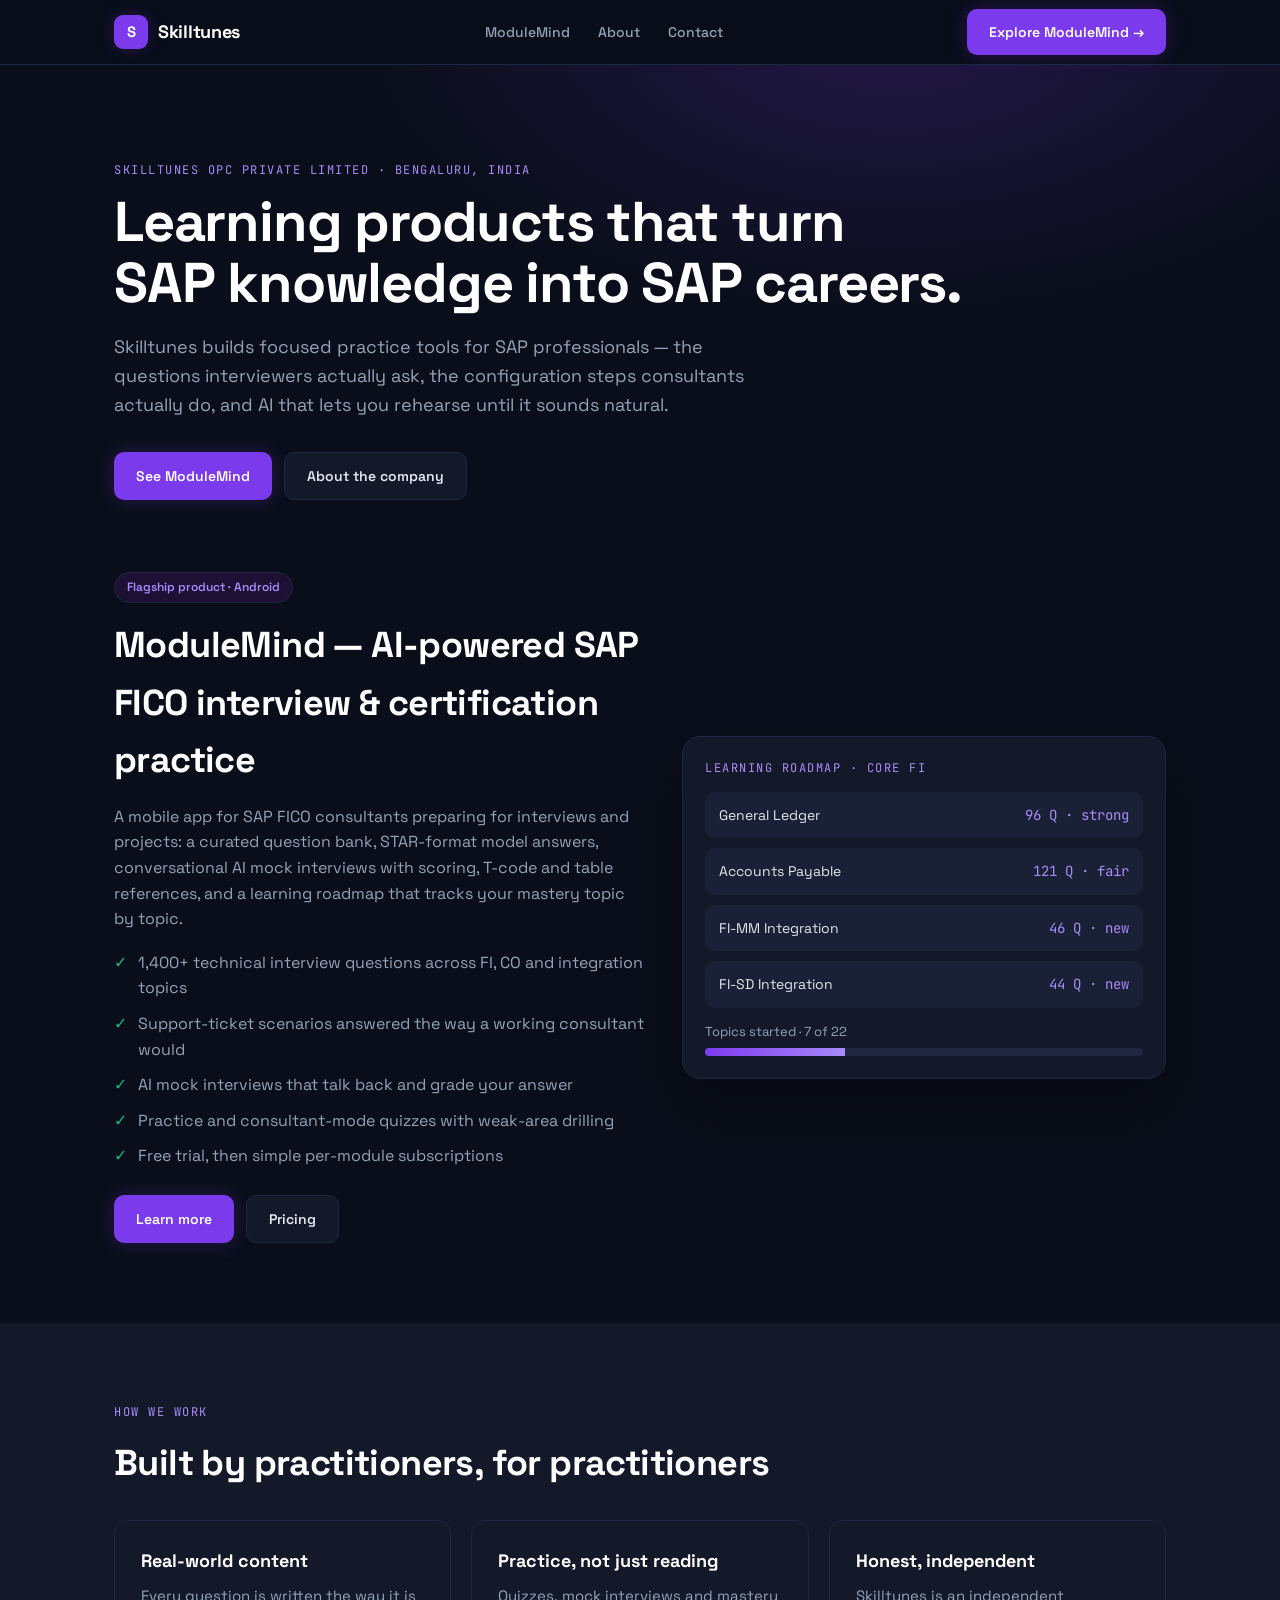
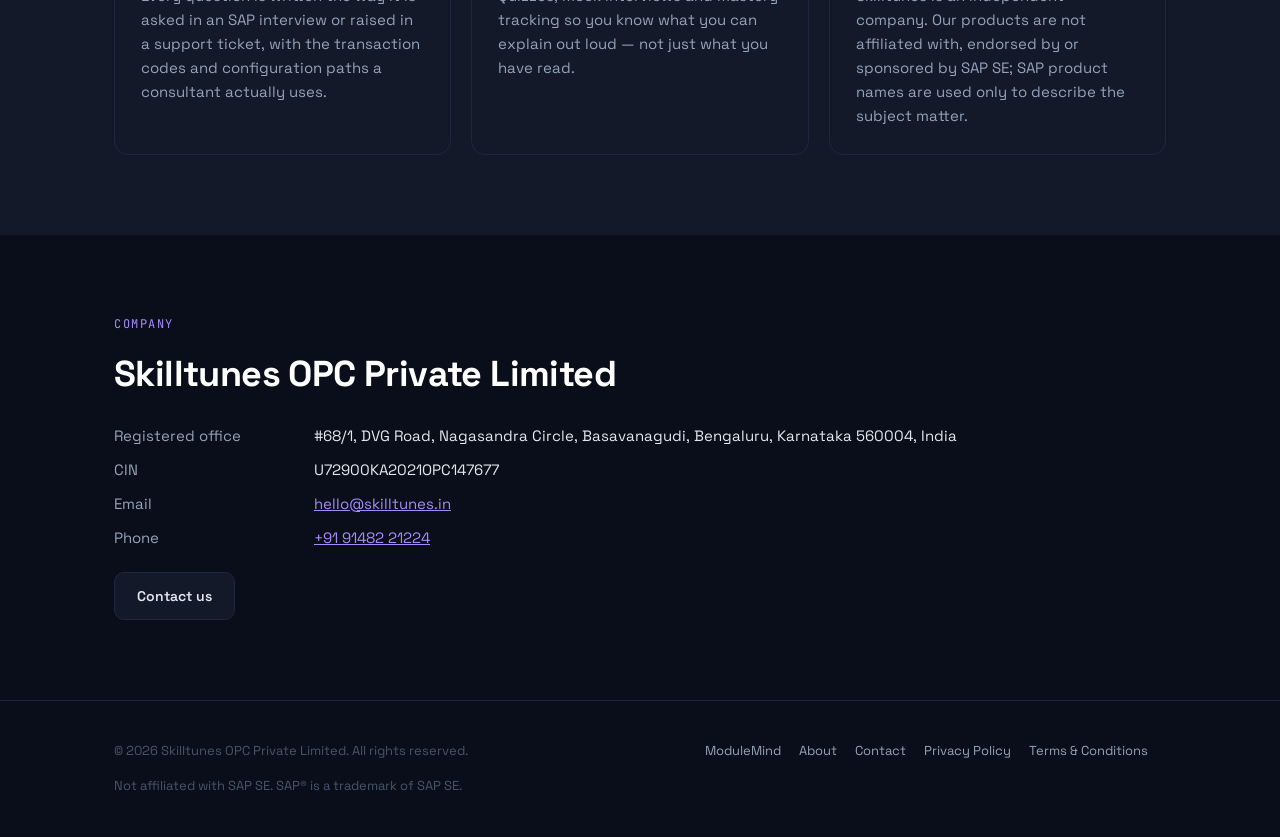
<file: index.html>
<!DOCTYPE html>
<html lang="en">
<head>
  <meta charset="UTF-8">
  <meta name="viewport" content="width=device-width, initial-scale=1.0">
  <title>Skilltunes — SAP learning products for consultants</title>
  <meta name="description" content="Skilltunes OPC Private Limited builds learning products for SAP professionals. ModuleMind is our AI-powered SAP FICO interview and certification practice app.">
  <link rel="canonical" href="https://skilltunes.in/">
  <link rel="preconnect" href="https://fonts.googleapis.com">
  <link href="https://fonts.googleapis.com/css2?family=Space+Grotesk:wght@400;500;600;700;800&family=JetBrains+Mono:wght@400;600&display=swap" rel="stylesheet">
  <link rel="stylesheet" href="/site.css">
  <script type="application/ld+json">
  {
    "@context": "https://schema.org",
    "@type": "Organization",
    "name": "Skilltunes OPC Private Limited",
    "alternateName": "Skilltunes",
    "url": "https://skilltunes.in/",
    "email": "hello@skilltunes.in",
    "telephone": "+91 91482 21224",
    "address": {
      "@type": "PostalAddress",
      "streetAddress": "#68/1, DVG Road, Nagasandra Circle, Basavanagudi",
      "addressLocality": "Bengaluru",
      "addressRegion": "Karnataka",
      "postalCode": "560004",
      "addressCountry": "IN"
    }
  }
  </script>
</head>
<body>

<nav>
  <div class="wrap">
    <a class="logo" href="/"><div class="logo-icon">S</div>Skilltunes</a>
    <ul class="nav-links">
      <li><a href="/modulemind/">ModuleMind</a></li>
      <li><a href="/about">About</a></li>
      <li><a href="/contact">Contact</a></li>
    </ul>
    <a class="btn btn-primary" href="/modulemind/">Explore ModuleMind →</a>
  </div>
</nav>

<section class="hero">
  <div class="wrap">
    <div class="eyebrow">Skilltunes OPC Private Limited · Bengaluru, India</div>
    <h1>Learning products that turn<br>SAP knowledge into SAP careers.</h1>
    <p class="lead">Skilltunes builds focused practice tools for SAP professionals — the questions interviewers actually ask, the configuration steps consultants actually do, and AI that lets you rehearse until it sounds natural.</p>
    <div class="actions">
      <a class="btn btn-primary" href="/modulemind/">See ModuleMind</a>
      <a class="btn btn-ghost" href="/about">About the company</a>
    </div>
  </div>
</section>

<section id="product" style="padding-top:0;">
  <div class="wrap product">
    <div>
      <span class="product-badge">Flagship product · Android</span>
      <h2>ModuleMind — AI-powered SAP FICO interview &amp; certification practice</h2>
      <p class="lead" style="font-size:16px;">A mobile app for SAP FICO consultants preparing for interviews and projects: a curated question bank, STAR-format model answers, conversational AI mock interviews with scoring, T-code and table references, and a learning roadmap that tracks your mastery topic by topic.</p>
      <ul>
        <li>1,400+ technical interview questions across FI, CO and integration topics</li>
        <li>Support-ticket scenarios answered the way a working consultant would</li>
        <li>AI mock interviews that talk back and grade your answer</li>
        <li>Practice and consultant-mode quizzes with weak-area drilling</li>
        <li>Free trial, then simple per-module subscriptions</li>
      </ul>
      <div class="actions">
        <a class="btn btn-primary" href="/modulemind/">Learn more</a>
        <a class="btn btn-ghost" href="/modulemind/#pricing">Pricing</a>
      </div>
    </div>
    <div class="mock" aria-hidden="true">
      <div class="eyebrow" style="margin-bottom:14px;">Learning roadmap · Core FI</div>
      <div class="row"><span>General Ledger</span><span>96 Q · strong</span></div>
      <div class="row"><span>Accounts Payable</span><span>121 Q · fair</span></div>
      <div class="row"><span>FI-MM Integration</span><span>46 Q · new</span></div>
      <div class="row"><span>FI-SD Integration</span><span>44 Q · new</span></div>
      <div style="margin-top:14px;font-size:13px;color:var(--sub);">Topics started · 7 of 22</div>
      <div class="bar"><i style="width:32%"></i></div>
    </div>
  </div>
</section>

<section style="background:var(--surface);">
  <div class="wrap">
    <div class="eyebrow">How we work</div>
    <h2>Built by practitioners, for practitioners</h2>
    <div class="grid" style="margin-top:28px;">
      <div class="card"><h3>Real-world content</h3><p>Every question is written the way it is asked in an SAP interview or raised in a support ticket, with the transaction codes and configuration paths a consultant actually uses.</p></div>
      <div class="card"><h3>Practice, not just reading</h3><p>Quizzes, mock interviews and mastery tracking so you know what you can explain out loud — not just what you have read.</p></div>
      <div class="card"><h3>Honest, independent</h3><p>Skilltunes is an independent company. Our products are not affiliated with, endorsed by or sponsored by SAP SE; SAP product names are used only to describe the subject matter.</p></div>
    </div>
  </div>
</section>

<section>
  <div class="wrap">
    <div class="eyebrow">Company</div>
    <h2>Skilltunes OPC Private Limited</h2>
    <dl class="kv" style="margin-top:20px;">
      <dt>Registered office</dt><dd>#68/1, DVG Road, Nagasandra Circle, Basavanagudi, Bengaluru, Karnataka 560004, India</dd>
      <dt>CIN</dt><dd>U72900KA2021OPC147677</dd>
      <dt>Email</dt><dd><a href="mailto:hello@skilltunes.in">hello@skilltunes.in</a></dd>
      <dt>Phone</dt><dd><a href="tel:+919148221224">+91 91482 21224</a></dd>
    </dl>
    <p style="margin-top:22px;"><a class="btn btn-ghost" href="/contact">Contact us</a></p>
  </div>
</section>

<footer>
  <div class="wrap">
    <div>© 2026 Skilltunes OPC Private Limited. All rights reserved.</div>
    <div>
      <a href="/modulemind/">ModuleMind</a><a href="/about">About</a><a href="/contact">Contact</a><a href="/privacy-policy">Privacy Policy</a><a href="/terms">Terms &amp; Conditions</a>
    </div>
    <div>Not affiliated with SAP SE. SAP® is a trademark of SAP SE.</div>
  </div>
</footer>

</body>
</html>
</file>
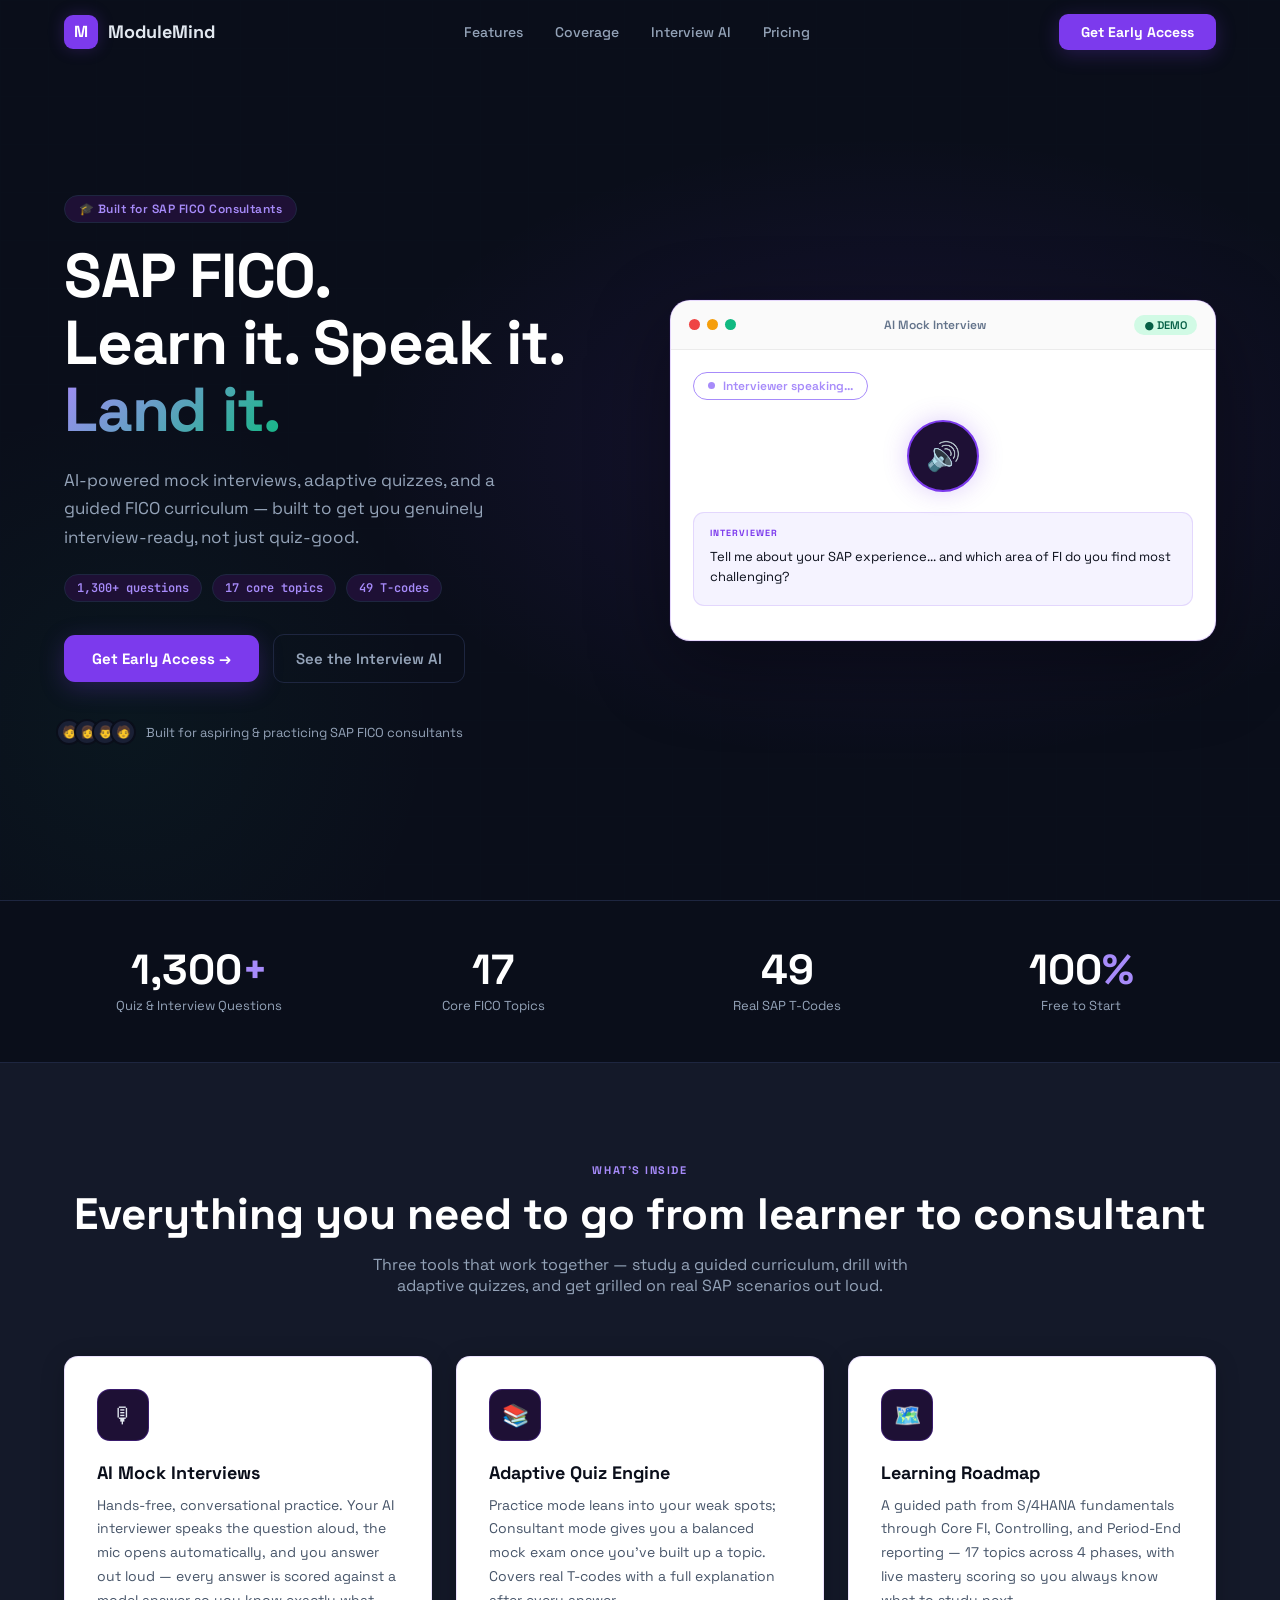
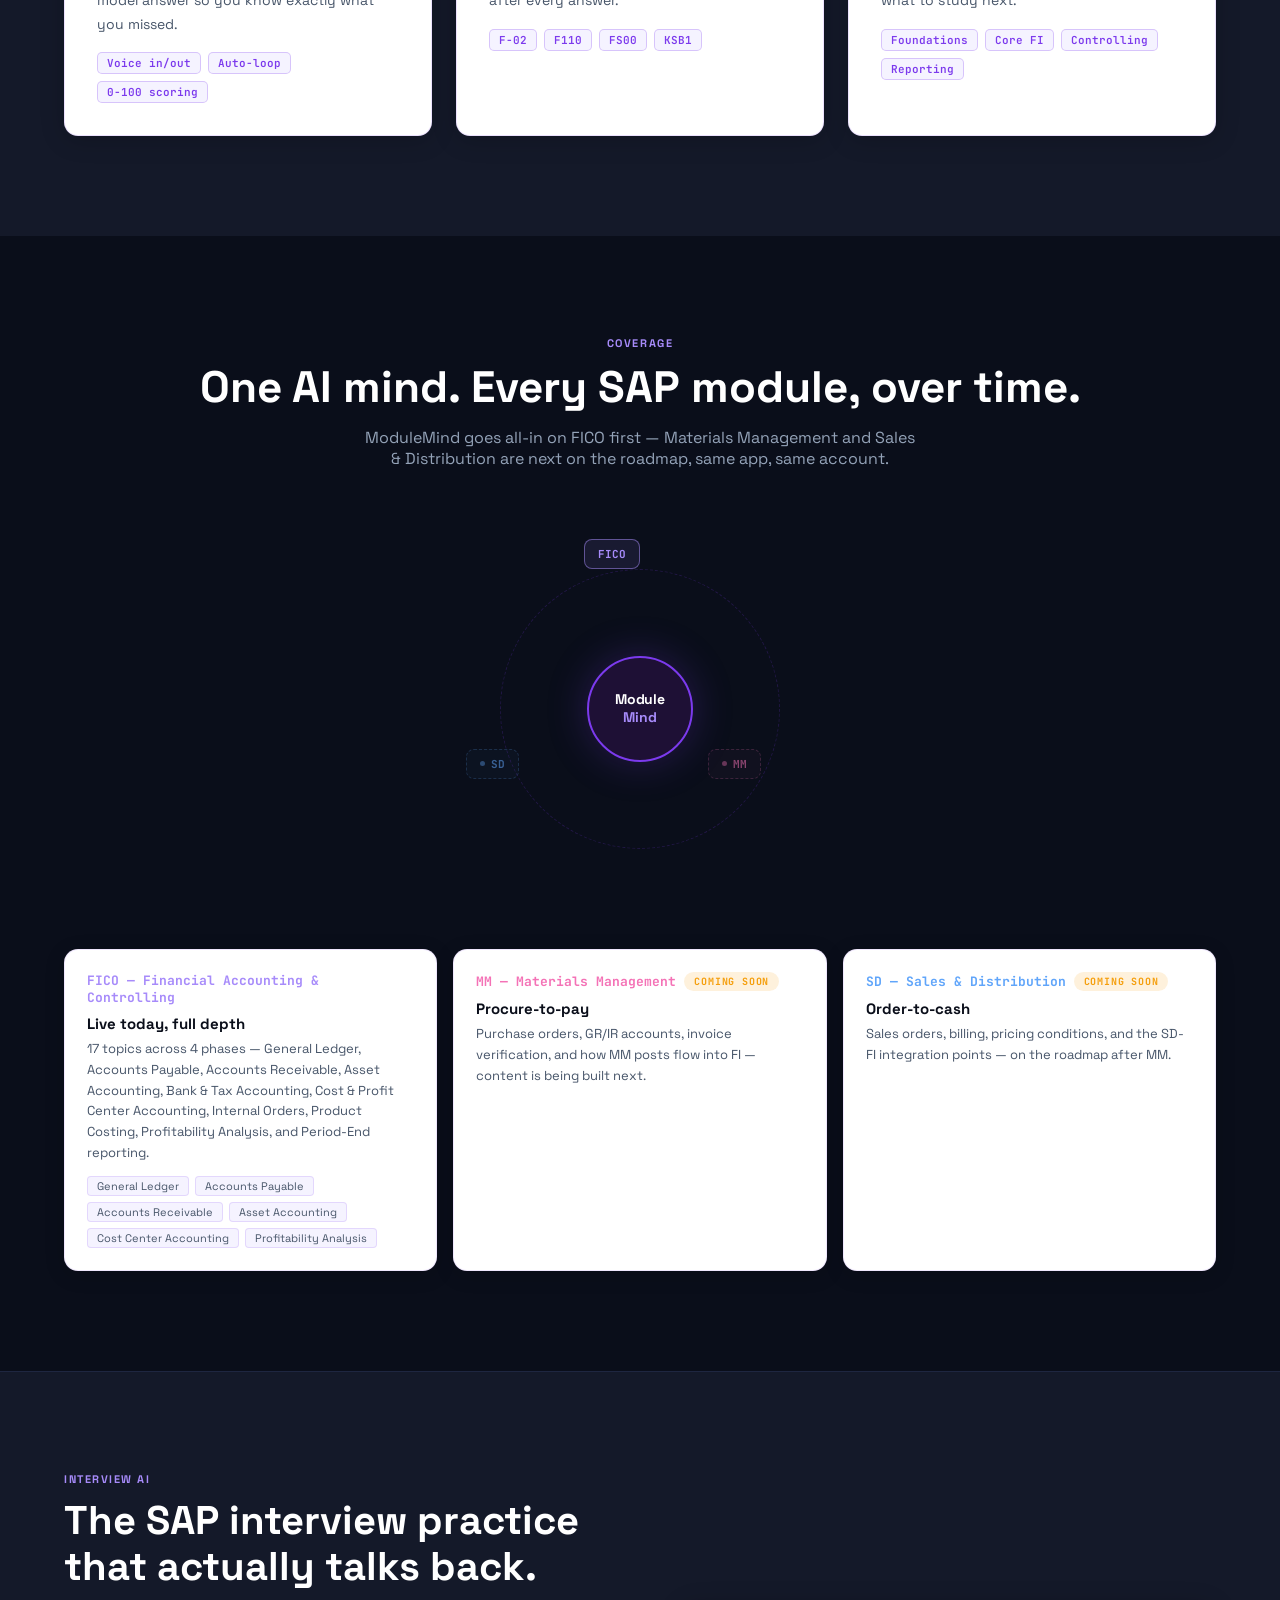
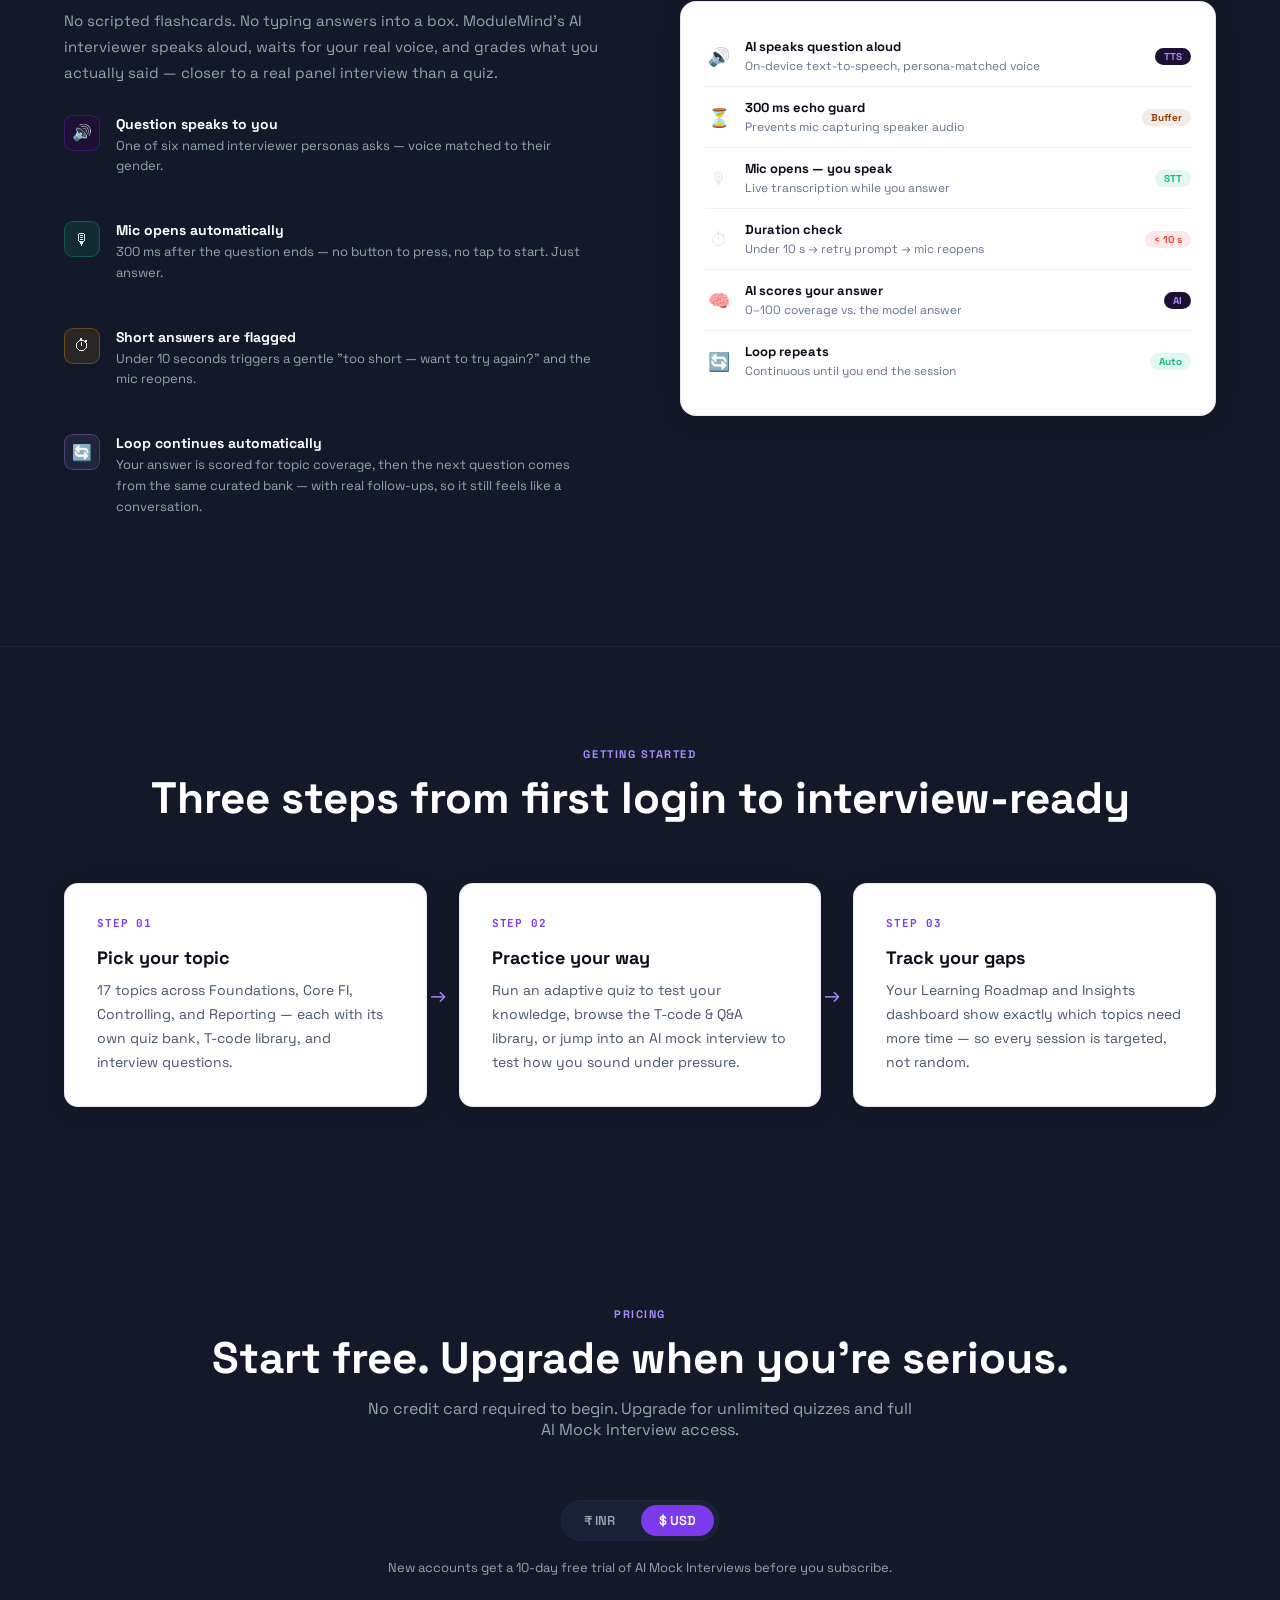
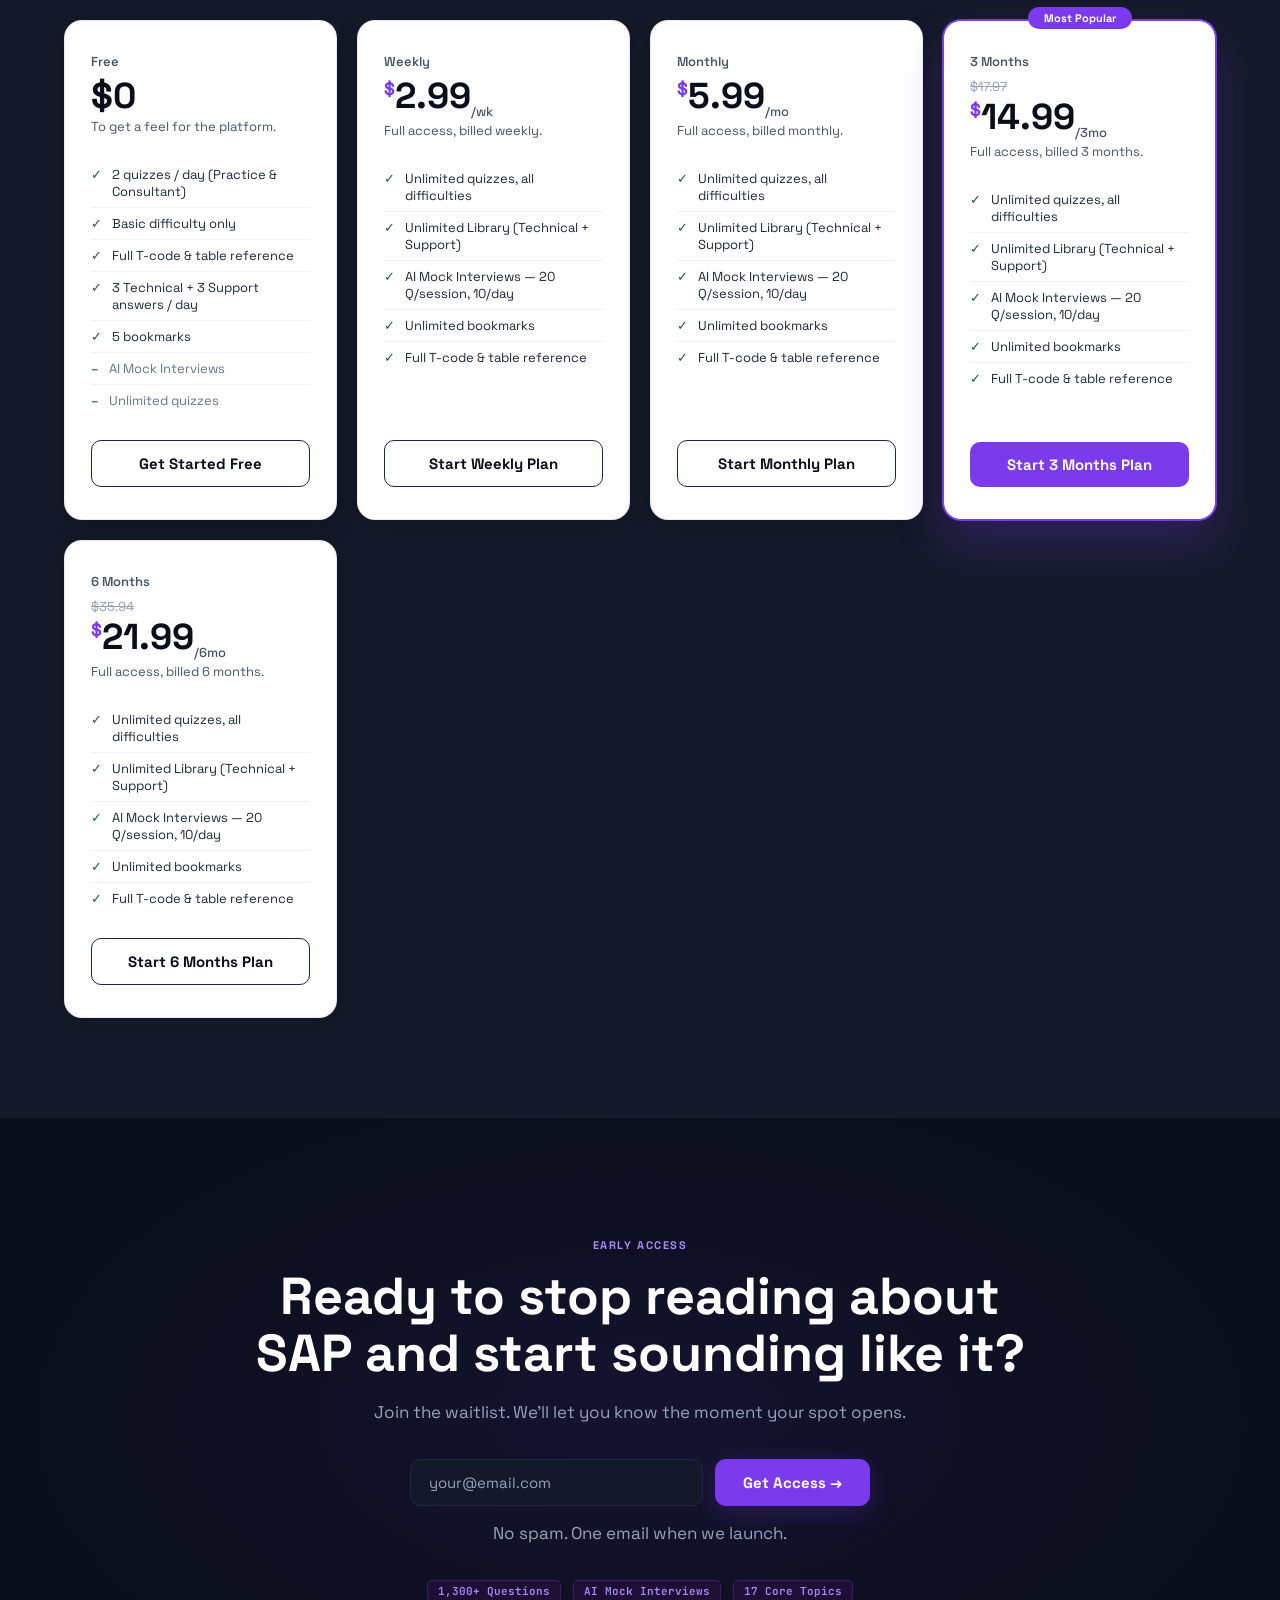
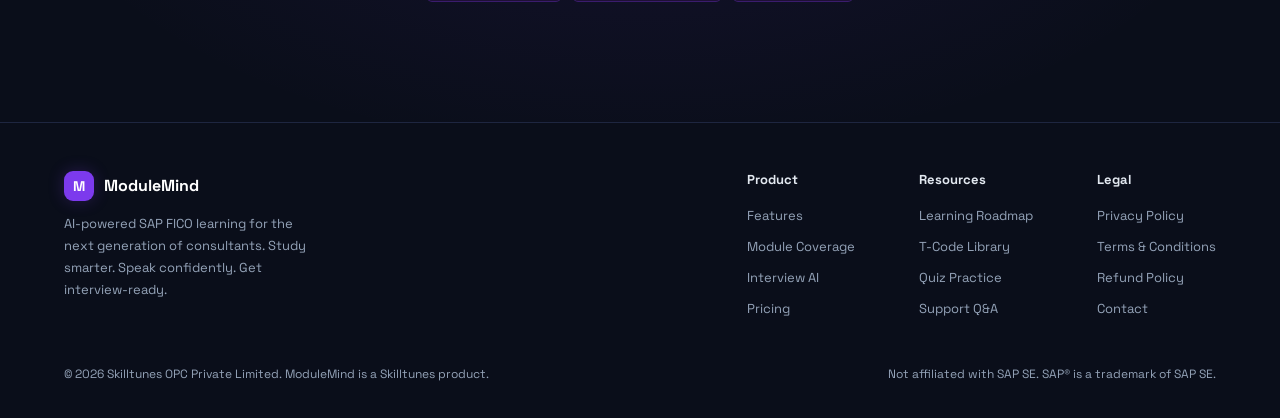
<file: modulemind/index.html>
<!DOCTYPE html>
<html lang="en">
<head>
  <meta charset="UTF-8">
  <meta name="viewport" content="width=device-width, initial-scale=1.0">
  <title>ModuleMind — AI-Powered SAP FICO Learning</title>
  <link rel="preconnect" href="https://fonts.googleapis.com">
  <link href="https://fonts.googleapis.com/css2?family=Space+Grotesk:wght@400;500;600;700;800&family=JetBrains+Mono:wght@400;600&display=swap" rel="stylesheet">

  <style>
    /* ── Tokens ─────────────────────────────────────────────────── */
    :root {
      --bg:          #0A0E1A;
      --surface:     #141929;
      --surface-2:   #1A2035;
      --border:      #1E2640;
      --purple:      #7C3AED;
      --purple-l:    #A78BFA;
      --purple-dim:  #1E1035;
      --purple-glow: rgba(124,58,237,0.25);
      --green:       #10B981;
      --green-dim:   rgba(16,185,129,0.12);
      --amber:       #F59E0B;
      --text:        #E2E8F0;
      --sub:         #94A3B8;
      --dim:         #475569;
      --white:       #FFFFFF;
      --font-display: 'Space Grotesk', system-ui, sans-serif;
      --font-mono:    'JetBrains Mono', 'Fira Code', monospace;
      --r:            14px;
    }

    /* ── Reset ──────────────────────────────────────────────────── */
    *, *::before, *::after { box-sizing: border-box; margin: 0; padding: 0; }
    html { scroll-behavior: smooth; font-size: 16px; }
    body {
      background: var(--bg);
      color: var(--text);
      font-family: var(--font-display);
      overflow-x: hidden;
      -webkit-font-smoothing: antialiased;
    }
    a { color: inherit; text-decoration: none; }
    button { font-family: inherit; cursor: pointer; border: none; background: none; }
    img { display: block; max-width: 100%; }

    /* ── Utility ─────────────────────────────────────────────────── */
    .mono { font-family: var(--font-mono); }
    .tag-pill {
      display: inline-flex; align-items: center; gap: 6px;
      background: var(--purple-dim); border: 1px solid var(--border);
      border-radius: 20px; padding: 5px 14px;
      font-size: 12px; font-weight: 600; color: var(--purple-l);
      letter-spacing: 0.04em;
    }
    .section-label {
      font-size: 11px; font-weight: 700; letter-spacing: 0.14em;
      color: var(--purple-l); text-transform: uppercase; margin-bottom: 12px;
    }
    .soon-badge {
      display: inline-block; background: rgba(245,158,11,0.14); color: #F59E0B;
      font-size: 10px; font-weight: 700; letter-spacing: 0.08em;
      padding: 3px 10px; border-radius: 20px; text-transform: uppercase;
    }

    /* ── Nav ─────────────────────────────────────────────────────── */
    nav {
      position: fixed; top: 0; left: 0; right: 0; z-index: 100;
      display: flex; align-items: center; justify-content: space-between;
      padding: 0 5vw; height: 64px;
      border-bottom: 1px solid transparent;
      transition: background 0.3s, border-color 0.3s, backdrop-filter 0.3s;
    }
    nav.scrolled {
      background: rgba(10,14,26,0.85);
      backdrop-filter: blur(16px);
      border-color: var(--border);
    }
    .nav-logo {
      display: flex; align-items: center; gap: 10px;
      font-size: 18px; font-weight: 800; color: var(--white);
    }
    .nav-logo-icon {
      width: 34px; height: 34px; border-radius: 9px;
      background: var(--purple);
      display: flex; align-items: center; justify-content: center;
      font-size: 16px; font-weight: 800; color: white;
      box-shadow: 0 0 16px var(--purple-glow);
    }
    .nav-links {
      display: flex; align-items: center; gap: 32px;
      list-style: none;
    }
    .nav-links a {
      font-size: 14px; font-weight: 500; color: var(--sub);
      transition: color 0.2s;
    }
    .nav-links a:hover { color: var(--text); }
    .nav-cta {
      background: var(--purple); color: var(--white);
      padding: 9px 22px; border-radius: 9px;
      font-size: 14px; font-weight: 700;
      box-shadow: 0 4px 20px var(--purple-glow);
      transition: opacity 0.2s, transform 0.2s;
    }
    .nav-cta:hover { opacity: 0.9; transform: translateY(-1px); }
    .hamburger { display: none; flex-direction: column; gap: 5px; cursor: pointer; }
    .hamburger span { display: block; width: 24px; height: 2px; background: var(--text); border-radius: 2px; }

    /* ── Hero ─────────────────────────────────────────────────────── */
    #hero {
      min-height: 100vh;
      display: grid; grid-template-columns: 1fr 1fr;
      align-items: center; gap: 60px;
      padding: 120px 5vw 80px;
      position: relative; overflow: hidden;
    }
    .hero-bg {
      position: absolute; inset: 0; pointer-events: none;
      background:
        radial-gradient(ellipse 60% 50% at 70% 50%, rgba(124,58,237,0.12) 0%, transparent 70%),
        radial-gradient(ellipse 40% 60% at 10% 80%, rgba(16,185,129,0.05) 0%, transparent 60%);
    }
    .hero-grid-overlay {
      position: absolute; inset: 0; pointer-events: none; opacity: 0.04;
      background-image: linear-gradient(var(--border) 1px, transparent 1px),
                        linear-gradient(90deg, var(--border) 1px, transparent 1px);
      background-size: 48px 48px;
    }

    .hero-left { position: relative; z-index: 1; }
    .hero-eyebrow { margin-bottom: 20px; }
    .hero-headline {
      font-size: clamp(36px, 5vw, 62px);
      font-weight: 800; line-height: 1.08; letter-spacing: -0.02em;
      color: var(--white); margin-bottom: 22px;
    }
    .hero-headline em {
      font-style: normal;
      background: linear-gradient(135deg, var(--purple-l), var(--green));
      -webkit-background-clip: text; -webkit-text-fill-color: transparent;
      background-clip: text;
    }
    .hero-sub {
      font-size: 17px; color: var(--sub); line-height: 1.7;
      max-width: 480px; margin-bottom: 22px;
    }
    .hero-facts { display: flex; flex-wrap: wrap; gap: 10px; margin-bottom: 32px; }
    .hero-facts .mono {
      color: var(--purple-l); font-size: 12px; font-weight: 600;
      background: var(--purple-dim); border: 1px solid var(--border);
      padding: 5px 12px; border-radius: 20px;
    }
    .hero-actions { display: flex; align-items: center; gap: 14px; flex-wrap: wrap; }
    .btn-primary {
      background: var(--purple); color: var(--white);
      padding: 14px 28px; border-radius: 11px;
      font-size: 15px; font-weight: 700;
      box-shadow: 0 6px 24px var(--purple-glow);
      transition: transform 0.2s, box-shadow 0.2s;
      display: inline-block;
    }
    .btn-primary:hover { transform: translateY(-2px); box-shadow: 0 10px 32px var(--purple-glow); }
    .btn-ghost {
      background: transparent; color: var(--sub);
      padding: 14px 22px; border-radius: 11px;
      font-size: 15px; font-weight: 600;
      border: 1px solid var(--border);
      transition: color 0.2s, border-color 0.2s;
    }
    .btn-ghost:hover { color: var(--text); border-color: var(--purple-l); }
    .hero-trust {
      margin-top: 36px; display: flex; align-items: center; gap: 10px;
      font-size: 13px; color: var(--sub);
    }
    .hero-trust-dots { display: flex; }
    .hero-trust-dots span {
      width: 26px; height: 26px; border-radius: 50%;
      border: 2px solid var(--bg);
      background: var(--surface-2); font-size: 12px;
      display: flex; align-items: center; justify-content: center;
      margin-left: -8px;
    }

    /* ── Interview Widget ─────────────────────────────────────────── */
    .hero-right { position: relative; z-index: 1; }
    .widget-wrap {
      background: #FFFFFF; border-radius: 20px;
      border: 1px solid rgba(124,58,237,0.2);
      box-shadow: 0 24px 80px rgba(0,0,0,0.4), 0 0 0 1px rgba(124,58,237,0.1);
      overflow: hidden;
    }
    .widget-topbar {
      display: flex; align-items: center; justify-content: space-between;
      padding: 14px 18px; border-bottom: 1px solid rgba(0,0,0,0.06);
      background: #FAFAFA;
    }
    .widget-dots { display: flex; gap: 7px; }
    .widget-dots i { width: 11px; height: 11px; border-radius: 50%; display: block; }
    .dot-red { background: #EF4444; }
    .dot-yellow { background: #F59E0B; }
    .dot-green { background: #10B981; }
    .widget-title { font-size: 12px; font-weight: 600; color: #64748B; }
    .widget-badge {
      font-size: 11px; font-weight: 600; color: #065F46;
      background: #D1FAE5; padding: 3px 10px; border-radius: 20px;
    }
    .widget-body { padding: 22px; }

    /* Status pill inside widget */
    .w-status {
      display: inline-flex; align-items: center; gap: 8px;
      border: 1px solid; border-radius: 20px;
      padding: 5px 14px; margin-bottom: 20px;
      font-size: 12px; font-weight: 600;
      transition: all 0.4s;
    }
    .w-status-dot {
      width: 7px; height: 7px; border-radius: 50%;
      transition: background 0.4s;
    }

    /* Orb */
    .w-orb-wrap { display: flex; align-items: center; justify-content: center; margin-bottom: 20px; gap: 16px; }
    .w-orb {
      width: 72px; height: 72px; border-radius: 50%;
      background: var(--purple-dim); border: 2px solid var(--purple);
      display: flex; align-items: center; justify-content: center;
      font-size: 28px; flex-shrink: 0;
      box-shadow: 0 0 24px var(--purple-glow);
      transition: border-color 0.4s, box-shadow 0.4s;
    }
    .w-waves { display: flex; align-items: center; gap: 5px; height: 36px; }
    .w-wave {
      width: 4px; border-radius: 3px; background: var(--green);
      animation: waveUp 0.7s ease-in-out infinite;
      transform-origin: bottom;
    }
    .w-wave:nth-child(1) { animation-delay: 0s;    height: 16px; }
    .w-wave:nth-child(2) { animation-delay: 0.1s;  height: 28px; }
    .w-wave:nth-child(3) { animation-delay: 0.2s;  height: 36px; background: var(--purple-l); }
    .w-wave:nth-child(4) { animation-delay: 0.1s;  height: 28px; }
    .w-wave:nth-child(5) { animation-delay: 0s;    height: 16px; }
    @keyframes waveUp {
      0%, 100% { transform: scaleY(0.3); }
      50%       { transform: scaleY(1); }
    }

    /* Question + transcript cards */
    .w-question {
      background: #F5F3FF; border-radius: 11px;
      border: 1px solid rgba(124,58,237,0.15); padding: 14px 16px; margin-bottom: 12px;
    }
    .w-question-label { font-size: 9px; font-weight: 700; letter-spacing: 0.12em; color: var(--purple); margin-bottom: 8px; }
    .w-question-text { font-size: 13px; color: #0A0E1A; line-height: 1.6; min-height: 44px; }
    .w-transcript {
      background: #F0FDF4; border-radius: 11px;
      border: 1px solid rgba(16,185,129,0.3); padding: 14px 16px;
      display: none;
    }
    .w-transcript-label { font-size: 9px; font-weight: 700; letter-spacing: 0.12em; color: var(--green); margin-bottom: 8px; }
    .w-transcript-text { font-size: 13px; color: #0A0E1A; line-height: 1.6; }

    /* Timer bar */
    .w-timer-wrap { margin-top: 14px; }
    .w-timer-label { display: flex; justify-content: space-between; font-size: 11px; color: #64748B; margin-bottom: 6px; }
    .w-timer-bar { height: 4px; background: #E2E8F0; border-radius: 2px; overflow: hidden; }
    .w-timer-fill { height: 100%; border-radius: 2px; background: var(--purple); width: 0%; transition: width 0.1s; }

    /* ── Stats band ───────────────────────────────────────────────── */
    #stats {
      border-top: 1px solid var(--border);
      border-bottom: 1px solid var(--border);
      padding: 48px 5vw;
      display: grid; grid-template-columns: repeat(4, 1fr);
      gap: 24px;
    }
    .stat-item { text-align: center; }
    .stat-num {
      font-size: 42px; font-weight: 800; color: var(--white);
      line-height: 1; margin-bottom: 6px;
    }
    .stat-num span { color: var(--purple-l); }
    .stat-label { font-size: 13px; color: var(--sub); }
    .stat-note { font-size: 10px; color: var(--dim); margin-top: 10px; text-align: center; grid-column: 1 / -1; }

    /* ── Section shared ───────────────────────────────────────────── */
    .section {
      padding: 100px 5vw;
    }
    .section-header { text-align: center; margin-bottom: 60px; }
    .section-header h2 {
      font-size: clamp(28px, 4vw, 44px);
      font-weight: 800; color: var(--white); line-height: 1.15;
      margin-bottom: 14px;
    }
    .section-header p { font-size: 16px; color: var(--sub); max-width: 560px; margin: 0 auto; }

    /* ── Features ─────────────────────────────────────────────────── */
    #features { background: var(--surface); }
    .features-grid { display: grid; grid-template-columns: repeat(3, 1fr); gap: 24px; }
    .feature-card {
      background: #FFFFFF; border-radius: var(--r);
      border: 1px solid rgba(124,58,237,0.15); padding: 32px;
      transition: border-color 0.3s, transform 0.3s, box-shadow 0.3s;
      box-shadow: 0 4px 24px rgba(0,0,0,0.18);
    }
    .feature-card:hover { border-color: var(--purple); transform: translateY(-4px); box-shadow: 0 12px 40px rgba(124,58,237,0.2); }
    .feature-icon {
      width: 52px; height: 52px; border-radius: 13px;
      background: var(--purple-dim); border: 1px solid rgba(124,58,237,0.3);
      display: flex; align-items: center; justify-content: center;
      font-size: 22px; margin-bottom: 20px;
    }
    .feature-card h3 { font-size: 18px; font-weight: 700; color: #0A0E1A; margin-bottom: 10px; }
    .feature-card p { font-size: 14px; color: #475569; line-height: 1.7; }
    .feature-tcodes {
      margin-top: 16px; display: flex; flex-wrap: wrap; gap: 7px;
    }
    .tcode {
      font-family: var(--font-mono); font-size: 11px; font-weight: 600;
      color: var(--purple); background: #F5F3FF;
      border: 1px solid rgba(124,58,237,0.25);
      padding: 3px 9px; border-radius: 5px;
    }

    /* ── Module coverage ─────────────────────────────────────────── */
    #modules { position: relative; overflow: hidden; }
    .constellation-wrap {
      position: relative; width: 360px; height: 360px;
      margin: 0 auto 60px; flex-shrink: 0;
    }
    .erp-hub {
      position: absolute; top: 50%; left: 50%;
      transform: translate(-50%, -50%);
      width: 106px; height: 106px; border-radius: 50%;
      background: var(--purple-dim);
      border: 2px solid var(--purple);
      display: flex; align-items: center; justify-content: center;
      box-shadow: 0 0 40px var(--purple-glow);
      z-index: 2;
    }
    .erp-hub-text { font-family: var(--font-display); font-size: 14px; font-weight: 800; color: var(--white); text-align: center; line-height: 1.25; letter-spacing: -0.01em; }
    .erp-hub-text span { display: block; color: var(--purple-l); }
    .orbit {
      position: absolute; top: 50%; left: 50%;
      width: 280px; height: 280px;
      margin: -140px 0 0 -140px;
      border: 1px dashed rgba(124,58,237,0.2); border-radius: 50%;
      animation: spin 32s linear infinite;
    }
    @keyframes spin { to { transform: rotate(360deg); } }
    .module-node {
      position: absolute; top: 50%; left: 50%;
      transform-origin: center;
      z-index: 1;
    }
    .module-pill {
      font-family: var(--font-mono); font-size: 11px; font-weight: 700;
      padding: 7px 13px; border-radius: 8px;
      border: 1px solid; white-space: nowrap;
      animation: nodeBreath 3s ease-in-out infinite;
      transform: translate(-50%, -50%);
      display: flex; align-items: center; gap: 6px;
    }
    .module-pill.soon { animation: none; opacity: 0.55; border-style: dashed; }
    .pill-soon-dot {
      width: 5px; height: 5px; border-radius: 50%; background: currentColor;
      opacity: 0.7;
    }
    @keyframes nodeBreath {
      0%, 100% { box-shadow: 0 0 0 rgba(0,0,0,0); }
      50%       { box-shadow: 0 0 12px currentColor; }
    }

    /* node positions (angle from center, r=140px, 3 modules at 120°) */
    .node-fico { transform: translate(-50%, calc(-50% - 140px)); }
    .node-mm   { transform: translate(calc(-50% + 121px), calc(-50% + 70px)); }
    .node-sd   { transform: translate(calc(-50% - 121px), calc(-50% + 70px)); }

    .pill-fico { color: #A78BFA; border-color: rgba(167,139,250,0.5); background: rgba(167,139,250,0.1); animation-delay: 0s; }
    .pill-mm   { color: #F472B6; border-color: rgba(244,114,182,0.35); background: rgba(244,114,182,0.06); }
    .pill-sd   { color: #60A5FA; border-color: rgba(96,165,250,0.35);  background: rgba(96,165,250,0.06); }

    .modules-grid {
      display: grid; grid-template-columns: repeat(3, 1fr);
      gap: 16px; margin-top: 0;
    }
    .module-card {
      background: #FFFFFF; border: 1px solid rgba(124,58,237,0.12);
      border-radius: var(--r); padding: 22px;
      transition: border-color 0.3s, transform 0.3s, box-shadow 0.3s;
      box-shadow: 0 4px 20px rgba(0,0,0,0.16);
      position: relative;
    }
    .module-card:hover { border-color: var(--purple); transform: translateY(-3px); box-shadow: 0 10px 32px rgba(124,58,237,0.18); }
    .module-card.dim { opacity: 0.72; }
    .module-card-code {
      font-family: var(--font-mono); font-size: 13px; font-weight: 700;
      margin-bottom: 8px; display: flex; align-items: center; gap: 8px; flex-wrap: wrap;
    }
    .module-card h4 { font-size: 15px; font-weight: 700; color: #0A0E1A; margin-bottom: 6px; }
    .module-card p { font-size: 13px; color: #475569; line-height: 1.6; }
    .module-card-topics {
      margin-top: 12px; display: flex; flex-wrap: wrap; gap: 6px;
    }
    .topic-tag {
      font-size: 11px; color: #475569; background: #F5F3FF;
      border: 1px solid rgba(124,58,237,0.15); padding: 2px 9px; border-radius: 4px;
    }

    /* ── Interview spotlight ──────────────────────────────────────── */
    #interview-spotlight {
      background: var(--surface);
      border-top: 1px solid var(--border);
      border-bottom: 1px solid var(--border);
    }
    .spotlight-inner {
      display: grid; grid-template-columns: 1fr 1fr;
      align-items: center; gap: 80px;
    }
    .spotlight-left h2 {
      font-size: clamp(26px, 3.5vw, 40px);
      font-weight: 800; color: var(--white); line-height: 1.15; margin-bottom: 18px;
    }
    .spotlight-left p { font-size: 15px; color: var(--sub); line-height: 1.75; margin-bottom: 28px; }
    .loop-steps { display: flex; flex-direction: column; gap: 16px; }
    .loop-step {
      display: flex; align-items: flex-start; gap: 16px;
    }
    .loop-step-icon {
      width: 36px; height: 36px; border-radius: 9px; flex-shrink: 0;
      display: flex; align-items: center; justify-content: center; font-size: 16px;
    }
    .loop-step-body h4 { font-size: 14px; font-weight: 700; color: var(--white); margin-bottom: 3px; }
    .loop-step-body p  { font-size: 13px; color: var(--sub); line-height: 1.6; }

    .spotlight-right { position: relative; }
    .flow-card {
      background: #FFFFFF; border-radius: 16px;
      border: 1px solid rgba(124,58,237,0.15); padding: 24px;
      box-shadow: 0 4px 24px rgba(0,0,0,0.18);
    }
    .flow-row {
      display: flex; align-items: center; gap: 12px;
      padding: 12px 0; border-bottom: 1px solid rgba(0,0,0,0.06);
      font-size: 13px;
    }
    .flow-row:last-child { border-bottom: none; }
    .flow-icon { font-size: 18px; width: 28px; text-align: center; }
    .flow-content { flex: 1; }
    .flow-content strong { color: #0A0E1A; display: block; margin-bottom: 2px; }
    .flow-content span { color: #64748B; font-size: 12px; }
    .flow-badge {
      font-size: 10px; font-weight: 700; padding: 2px 9px; border-radius: 20px;
    }
    .badge-purple { background: var(--purple-dim); color: var(--purple-l); }
    .badge-green  { background: var(--green-dim);  color: var(--green); }
    .badge-amber  { background: rgba(146,64,14,0.1); color: #92400E; }
    .badge-red    { background: rgba(239,68,68,0.12);  color: #EF4444; }

    /* ── How it works ─────────────────────────────────────────────── */
    .how-grid { display: grid; grid-template-columns: repeat(3, 1fr); gap: 32px; }
    .how-card {
      background: #FFFFFF; border-radius: var(--r);
      border: 1px solid rgba(124,58,237,0.12); padding: 32px;
      position: relative;
      box-shadow: 0 4px 24px rgba(0,0,0,0.16);
      transition: border-color 0.3s, transform 0.3s, box-shadow 0.3s;
    }
    .how-card:hover { border-color: var(--purple); transform: translateY(-4px); box-shadow: 0 12px 36px rgba(124,58,237,0.18); }
    .how-step {
      font-family: var(--font-mono); font-size: 11px; font-weight: 700;
      color: var(--purple);
      letter-spacing: 0.08em; margin-bottom: 16px;
    }
    .how-card h3 { font-size: 18px; font-weight: 700; color: #0A0E1A; margin-bottom: 10px; }
    .how-card p  { font-size: 14px; color: #475569; line-height: 1.7; }
    .how-connector {
      position: absolute; right: -20px; top: 50%;
      transform: translateY(-50%);
      color: var(--purple-l); font-size: 20px; z-index: 1;
    }

    /* ── Pricing ──────────────────────────────────────────────────── */
    #pricing { background: var(--surface); }
    .pricing-toggle {
      display: flex; align-items: center; justify-content: center; gap: 8px;
      margin: 24px auto 0; width: fit-content;
      background: var(--surface-2); border: 1px solid var(--border);
      border-radius: 20px; padding: 4px;
    }
    .pricing-toggle button {
      font-size: 13px; font-weight: 600; color: var(--sub);
      padding: 7px 18px; border-radius: 16px; transition: background 0.2s, color 0.2s;
    }
    .pricing-toggle button.active { background: var(--purple); color: white; }
    .pricing-trial-note { text-align: center; font-size: 13px; color: var(--sub); margin: 18px 0 44px; }
    .pricing-grid {
      display: grid; grid-template-columns: repeat(auto-fit, minmax(230px, 1fr));
      gap: 20px; align-items: stretch;
    }
    .pricing-card {
      background: #FFFFFF; border-radius: 18px;
      border: 1px solid rgba(124,58,237,0.12); padding: 32px 26px;
      display: flex; flex-direction: column;
      box-shadow: 0 4px 24px rgba(0,0,0,0.16);
      transition: transform 0.2s, box-shadow 0.2s;
    }
    .pricing-card:hover { transform: translateY(-4px); box-shadow: 0 16px 40px rgba(124,58,237,0.2); }
    .pricing-card.featured {
      border-color: var(--purple);
      box-shadow: 0 0 0 1px var(--purple), 0 24px 48px var(--purple-glow);
      position: relative;
    }
    .pricing-badge {
      position: absolute; top: -14px; left: 50%; transform: translateX(-50%);
      background: var(--purple); color: white;
      font-size: 11px; font-weight: 700; padding: 4px 16px; border-radius: 20px;
      white-space: nowrap;
    }
    .pricing-tier { font-size: 13px; font-weight: 600; color: #475569; margin-bottom: 8px; }
    .pricing-price {
      font-size: 36px; font-weight: 800; color: #0A0E1A;
      line-height: 1; margin-bottom: 4px;
    }
    .pricing-price sup { font-size: 18px; vertical-align: super; color: var(--purple); }
    .pricing-price sub { font-size: 13px; font-weight: 500; color: #475569; }
    .pricing-strike { font-size: 13px; color: #94A3B8; text-decoration: line-through; margin-bottom: 4px; }
    .pricing-desc { font-size: 13px; color: #475569; margin-bottom: 24px; }
    .pricing-features { list-style: none; flex: 1; margin-bottom: 24px; }
    .pricing-features li {
      display: flex; gap: 10px; align-items: flex-start;
      font-size: 13px; color: #1E293B; padding: 7px 0;
      border-bottom: 1px solid rgba(0,0,0,0.06);
    }
    .pricing-features li:last-child { border-bottom: none; }
    .pricing-features li::before { content: '✓'; color: #166534; font-weight: 700; flex-shrink: 0; }
    .pricing-features li.off { color: #64748B; }
    .pricing-features li.off::before { content: '–'; color: #64748B; }
    .pricing-btn {
      width: 100%; padding: 13px; border-radius: 10px;
      font-size: 15px; font-weight: 700;
      text-align: center; display: block;
      transition: opacity 0.2s, transform 0.2s;
    }
    .pricing-btn:hover { opacity: 0.88; transform: translateY(-1px); }
    .btn-outline { border: 1.5px solid var(--border); color: #0A0E1A; background: transparent; }
    .btn-filled { background: var(--purple); color: white; }
    .pricing-loading { text-align: center; color: var(--sub); font-size: 13px; padding: 20px; grid-column: 1 / -1; }

    /* ── CTA ──────────────────────────────────────────────────────── */
    #cta {
      padding: 120px 5vw;
      text-align: center;
      background: radial-gradient(ellipse 70% 80% at 50% 50%, rgba(124,58,237,0.1) 0%, transparent 70%);
    }
    #cta h2 {
      font-size: clamp(30px, 4.5vw, 52px);
      font-weight: 800; color: var(--white); margin-bottom: 18px; line-height: 1.1;
    }
    #cta p { font-size: 17px; color: var(--sub); margin-bottom: 36px; }
    .cta-input-wrap {
      display: flex; gap: 12px; max-width: 460px; margin: 0 auto 16px;
    }
    .cta-input {
      flex: 1; background: var(--surface); border: 1px solid var(--border);
      border-radius: 10px; padding: 13px 18px; font-size: 15px;
      color: var(--text); font-family: var(--font-display);
      outline: none;
      transition: border-color 0.2s;
    }
    .cta-input:focus { border-color: var(--purple-l); }
    .cta-input::placeholder { color: var(--sub); }
    .cta-note { font-size: 12px; color: var(--sub); }

    /* ── Footer ───────────────────────────────────────────────────── */
    footer {
      border-top: 1px solid var(--border);
      padding: 48px 5vw 36px;
    }
    .footer-top {
      display: flex; justify-content: space-between; align-items: flex-start;
      gap: 48px; margin-bottom: 48px;
      flex-wrap: wrap;
    }
    .footer-brand { max-width: 260px; }
    .footer-brand p { font-size: 13px; color: var(--sub); line-height: 1.7; margin-top: 12px; }
    .footer-cols { display: flex; gap: 64px; flex-wrap: wrap; }
    .footer-col h5 { font-size: 13px; font-weight: 700; color: var(--text); margin-bottom: 16px; }
    .footer-col ul { list-style: none; display: flex; flex-direction: column; gap: 10px; }
    .footer-col li a { font-size: 13px; color: var(--sub); transition: color 0.2s; }
    .footer-col li a:hover { color: var(--text); }
    .footer-bottom {
      display: flex; justify-content: space-between; align-items: center;
      flex-wrap: wrap; gap: 12px;
      font-size: 12px; color: var(--sub);
    }

    /* ── Reveal animation ────────────────────────────────────────── */
    .reveal { opacity: 0; transform: translateY(28px); transition: opacity 0.6s, transform 0.6s; }
    .reveal.visible { opacity: 1; transform: none; }

    /* ── Responsive ──────────────────────────────────────────────── */
    @media (max-width: 960px) {
      #hero { grid-template-columns: 1fr; padding-top: 100px; text-align: center; }
      .hero-left { order: 1; }
      .hero-right { order: 2; }
      .hero-sub { max-width: 100%; margin-left:auto; margin-right:auto; }
      .hero-facts { justify-content: center; }
      .hero-actions { justify-content: center; }
      .hero-trust { justify-content: center; }
      .spotlight-inner { grid-template-columns: 1fr; gap: 40px; }
      .features-grid, .modules-grid, .how-grid { grid-template-columns: 1fr 1fr; }
      #stats { grid-template-columns: repeat(2, 1fr); }
      .how-connector { display: none; }
    }
    @media (max-width: 640px) {
      .nav-links { display: none; }
      .hamburger { display: flex; }
      .features-grid, .modules-grid, .how-grid { grid-template-columns: 1fr; }
      .pricing-grid { grid-template-columns: 1fr; }
      #stats { grid-template-columns: repeat(2, 1fr); }
      .footer-cols { gap: 36px; }
      .cta-input-wrap { flex-direction: column; }
      .constellation-wrap { width: 280px; height: 280px; }
      .orbit { width: 210px; height: 210px; margin: -105px 0 0 -105px; }
      .node-fico { transform: translate(-50%, calc(-50% - 105px)); }
      .node-mm   { transform: translate(calc(-50% + 91px), calc(-50% + 52px)); }
      .node-sd   { transform: translate(calc(-50% - 91px), calc(-50% + 52px)); }
    }
  </style>
</head>
<body>

<!-- ─── NAV ──────────────────────────────────────────────────────────────── -->
<nav id="navbar">
  <a class="nav-logo" href="/" style="text-decoration:none;color:inherit;">
    <div class="nav-logo-icon">M</div>
    ModuleMind
  </a>
  <ul class="nav-links">
    <li><a href="#features">Features</a></li>
    <li><a href="#modules">Coverage</a></li>
    <li><a href="#interview-spotlight">Interview AI</a></li>
    <li><a href="#pricing">Pricing</a></li>
  </ul>
  <a href="#cta" class="nav-cta">Get Early Access</a>
  <div class="hamburger" onclick="toggleMenu()">
    <span></span><span></span><span></span>
  </div>
</nav>

<!-- ─── HERO ─────────────────────────────────────────────────────────────── -->
<section id="hero">
  <div class="hero-bg"></div>
  <div class="hero-grid-overlay"></div>

  <div class="hero-left">
    <div class="hero-eyebrow">
      <span class="tag-pill">🎓 Built for SAP FICO Consultants</span>
    </div>
    <h1 class="hero-headline">
      SAP FICO.<br>
      Learn it. Speak it.<br>
      <em>Land it.</em>
    </h1>
    <p class="hero-sub">
      AI-powered mock interviews, adaptive quizzes, and a guided FICO curriculum —
      built to get you genuinely interview-ready, not just quiz-good.
    </p>
    <div class="hero-facts">
      <span class="mono">1,300+ questions</span>
      <span class="mono">17 core topics</span>
      <span class="mono">49 T-codes</span>
    </div>
    <div class="hero-actions">
      <a href="#cta" class="btn-primary">Get Early Access →</a>
      <a href="#interview-spotlight" class="btn-ghost">See the Interview AI</a>
    </div>
    <div class="hero-trust">
      <div class="hero-trust-dots">
        <span>🧑</span><span>👩</span><span>👨</span><span>🧑</span>
      </div>
      Built for aspiring &amp; practicing SAP FICO consultants
    </div>
  </div>

  <div class="hero-right">
    <div class="widget-wrap">
      <div class="widget-topbar">
        <div class="widget-dots">
          <i class="dot-red"></i>
          <i class="dot-yellow"></i>
          <i class="dot-green"></i>
        </div>
        <span class="widget-title">AI Mock Interview</span>
        <span class="widget-badge" id="wLive">● DEMO</span>
      </div>
      <div class="widget-body">
        <!-- Status -->
        <div class="w-status" id="wStatus" style="color: var(--purple-l); border-color: rgba(167,139,250,0.4);">
          <div class="w-status-dot" id="wStatusDot" style="background: var(--purple-l);"></div>
          <span id="wStatusText">Interviewer speaking...</span>
        </div>

        <!-- Orb + waves -->
        <div class="w-orb-wrap">
          <div class="w-orb" id="wOrb">🔊</div>
          <div class="w-waves" id="wWaves" style="display:none;">
            <div class="w-wave"></div>
            <div class="w-wave"></div>
            <div class="w-wave"></div>
            <div class="w-wave"></div>
            <div class="w-wave"></div>
          </div>
        </div>

        <!-- Question -->
        <div class="w-question">
          <div class="w-question-label">INTERVIEWER</div>
          <div class="w-question-text" id="wQuestion"></div>
        </div>

        <!-- Transcript (hidden initially) -->
        <div class="w-transcript" id="wTranscript">
          <div class="w-transcript-label">YOUR ANSWER</div>
          <div class="w-transcript-text" id="wTranscriptText"></div>
        </div>

        <!-- Timer -->
        <div class="w-timer-wrap" id="wTimerWrap" style="display:none;">
          <div class="w-timer-label">
            <span>Recording</span>
            <span id="wTimerSec">0s / 10s min</span>
          </div>
          <div class="w-timer-bar">
            <div class="w-timer-fill" id="wTimerFill"></div>
          </div>
        </div>
      </div>
    </div>
  </div>
</section>

<!-- ─── STATS ─────────────────────────────────────────────────────────────── -->
<section id="stats">
  <div class="stat-item reveal">
    <div class="stat-num">1,300<span>+</span></div>
    <div class="stat-label">Quiz &amp; Interview Questions</div>
  </div>
  <div class="stat-item reveal">
    <div class="stat-num">17</div>
    <div class="stat-label">Core FICO Topics</div>
  </div>
  <div class="stat-item reveal">
    <div class="stat-num">49</div>
    <div class="stat-label">Real SAP T-Codes</div>
  </div>
  <div class="stat-item reveal">
    <div class="stat-num">100<span>%</span></div>
    <div class="stat-label">Free to Start</div>
  </div>
</section>

<!-- ─── FEATURES ──────────────────────────────────────────────────────────── -->
<section id="features" class="section">
  <div class="section-header reveal">
    <div class="section-label">What's inside</div>
    <h2>Everything you need to go from learner to consultant</h2>
    <p>Three tools that work together — study a guided curriculum, drill with adaptive quizzes, and get grilled on real SAP scenarios out loud.</p>
  </div>
  <div class="features-grid">
    <div class="feature-card reveal">
      <div class="feature-icon">🎙</div>
      <h3>AI Mock Interviews</h3>
      <p>Hands-free, conversational practice. Your AI interviewer speaks the question aloud, the mic opens automatically, and you answer out loud — every answer is scored against a model answer so you know exactly what you missed.</p>
      <div class="feature-tcodes">
        <span class="tcode">Voice in/out</span>
        <span class="tcode">Auto-loop</span>
        <span class="tcode">0-100 scoring</span>
      </div>
    </div>
    <div class="feature-card reveal">
      <div class="feature-icon">📚</div>
      <h3>Adaptive Quiz Engine</h3>
      <p>Practice mode leans into your weak spots; Consultant mode gives you a balanced mock exam once you've built up a topic. Covers real T-codes with a full explanation after every answer.</p>
      <div class="feature-tcodes">
        <span class="tcode">F-02</span>
        <span class="tcode">F110</span>
        <span class="tcode">FS00</span>
        <span class="tcode">KSB1</span>
      </div>
    </div>
    <div class="feature-card reveal">
      <div class="feature-icon">🗺️</div>
      <h3>Learning Roadmap</h3>
      <p>A guided path from S/4HANA fundamentals through Core FI, Controlling, and Period-End reporting — 17 topics across 4 phases, with live mastery scoring so you always know what to study next.</p>
      <div class="feature-tcodes">
        <span class="tcode">Foundations</span>
        <span class="tcode">Core FI</span>
        <span class="tcode">Controlling</span>
        <span class="tcode">Reporting</span>
      </div>
    </div>
  </div>
</section>

<!-- ─── MODULES / COVERAGE ────────────────────────────────────────────────── -->
<section id="modules" class="section">
  <div class="section-header reveal">
    <div class="section-label">Coverage</div>
    <h2>One AI mind. Every SAP module, over time.</h2>
    <p>ModuleMind goes all-in on FICO first — Materials Management and Sales &amp; Distribution are next on the roadmap, same app, same account.</p>
  </div>

  <div class="constellation-wrap reveal">
    <div class="orbit"></div>
    <div class="module-node node-fico"><span class="module-pill pill-fico">FICO</span></div>
    <div class="module-node node-mm"><span class="module-pill pill-mm soon"><span class="pill-soon-dot"></span>MM</span></div>
    <div class="module-node node-sd"><span class="module-pill pill-sd soon"><span class="pill-soon-dot"></span>SD</span></div>
    <div class="erp-hub">
      <span class="erp-hub-text">Module<span>Mind</span></span>
    </div>
  </div>

  <div class="modules-grid">
    <div class="module-card reveal">
      <div class="module-card-code" style="color:#A78BFA;">FICO — Financial Accounting &amp; Controlling</div>
      <h4>Live today, full depth</h4>
      <p>17 topics across 4 phases — General Ledger, Accounts Payable, Accounts Receivable, Asset Accounting, Bank &amp; Tax Accounting, Cost &amp; Profit Center Accounting, Internal Orders, Product Costing, Profitability Analysis, and Period-End reporting.</p>
      <div class="module-card-topics">
        <span class="topic-tag">General Ledger</span>
        <span class="topic-tag">Accounts Payable</span>
        <span class="topic-tag">Accounts Receivable</span>
        <span class="topic-tag">Asset Accounting</span>
        <span class="topic-tag">Cost Center Accounting</span>
        <span class="topic-tag">Profitability Analysis</span>
      </div>
    </div>
    <div class="module-card dim reveal">
      <div class="module-card-code" style="color:#F472B6;">MM — Materials Management <span class="soon-badge">Coming soon</span></div>
      <h4>Procure-to-pay</h4>
      <p>Purchase orders, GR/IR accounts, invoice verification, and how MM posts flow into FI — content is being built next.</p>
    </div>
    <div class="module-card dim reveal">
      <div class="module-card-code" style="color:#60A5FA;">SD — Sales &amp; Distribution <span class="soon-badge">Coming soon</span></div>
      <h4>Order-to-cash</h4>
      <p>Sales orders, billing, pricing conditions, and the SD-FI integration points — on the roadmap after MM.</p>
    </div>
  </div>
</section>

<!-- ─── INTERVIEW SPOTLIGHT ───────────────────────────────────────────────── -->
<section id="interview-spotlight" class="section">
  <div class="spotlight-inner">
    <div class="spotlight-left reveal">
      <div class="section-label">Interview AI</div>
      <h2>The SAP interview practice<br>that actually talks back.</h2>
      <p>
        No scripted flashcards. No typing answers into a box. ModuleMind's AI interviewer
        speaks aloud, waits for your real voice, and grades what you actually said —
        closer to a real panel interview than a quiz.
      </p>
      <div class="loop-steps">
        <div class="loop-step">
          <div class="loop-step-icon" style="background:var(--purple-dim);border:1px solid rgba(124,58,237,0.3);">🔊</div>
          <div class="loop-step-body">
            <h4>Question speaks to you</h4>
            <p>One of six named interviewer personas asks — voice matched to their gender.</p>
          </div>
        </div>
        <div class="loop-step">
          <div class="loop-step-icon" style="background:var(--green-dim);border:1px solid rgba(16,185,129,0.3);">🎙</div>
          <div class="loop-step-body">
            <h4>Mic opens automatically</h4>
            <p>300 ms after the question ends — no button to press, no tap to start. Just answer.</p>
          </div>
        </div>
        <div class="loop-step">
          <div class="loop-step-icon" style="background:rgba(245,158,11,0.1);border:1px solid rgba(245,158,11,0.3);">⏱</div>
          <div class="loop-step-body">
            <h4>Short answers are flagged</h4>
            <p>Under 10 seconds triggers a gentle "too short — want to try again?" and the mic reopens.</p>
          </div>
        </div>
        <div class="loop-step">
          <div class="loop-step-icon" style="background:rgba(167,139,250,0.1);border:1px solid rgba(167,139,250,0.3);">🔄</div>
          <div class="loop-step-body">
            <h4>Loop continues automatically</h4>
            <p>Your answer is scored for topic coverage, then the next question comes from the same curated bank — with real follow-ups, so it still feels like a conversation.</p>
          </div>
        </div>
      </div>
    </div>

    <div class="spotlight-right reveal">
      <div class="flow-card">
        <div class="flow-row">
          <div class="flow-icon">🔊</div>
          <div class="flow-content">
            <strong>AI speaks question aloud</strong>
            <span>On-device text-to-speech, persona-matched voice</span>
          </div>
          <span class="flow-badge badge-purple">TTS</span>
        </div>
        <div class="flow-row">
          <div class="flow-icon">⏳</div>
          <div class="flow-content">
            <strong>300 ms echo guard</strong>
            <span>Prevents mic capturing speaker audio</span>
          </div>
          <span class="flow-badge badge-amber">Buffer</span>
        </div>
        <div class="flow-row">
          <div class="flow-icon">🎙</div>
          <div class="flow-content">
            <strong>Mic opens — you speak</strong>
            <span>Live transcription while you answer</span>
          </div>
          <span class="flow-badge badge-green">STT</span>
        </div>
        <div class="flow-row">
          <div class="flow-icon">⏱</div>
          <div class="flow-content">
            <strong>Duration check</strong>
            <span>Under 10 s → retry prompt → mic reopens</span>
          </div>
          <span class="flow-badge badge-red">&lt; 10 s</span>
        </div>
        <div class="flow-row">
          <div class="flow-icon">🧠</div>
          <div class="flow-content">
            <strong>AI scores your answer</strong>
            <span>0–100 coverage vs. the model answer</span>
          </div>
          <span class="flow-badge badge-purple">AI</span>
        </div>
        <div class="flow-row" style="border-bottom:none;">
          <div class="flow-icon">🔄</div>
          <div class="flow-content">
            <strong>Loop repeats</strong>
            <span>Continuous until you end the session</span>
          </div>
          <span class="flow-badge badge-green">Auto</span>
        </div>
      </div>
    </div>
  </div>
</section>

<!-- ─── HOW IT WORKS ──────────────────────────────────────────────────────── -->
<section class="section" style="background: var(--surface);">
  <div class="section-header reveal">
    <div class="section-label">Getting started</div>
    <h2>Three steps from first login to interview-ready</h2>
  </div>
  <div class="how-grid">
    <div class="how-card reveal" style="position:relative;">
      <div class="how-step">STEP 01</div>
      <h3>Pick your topic</h3>
      <p>17 topics across Foundations, Core FI, Controlling, and Reporting — each with its own quiz bank, T-code library, and interview questions.</p>
      <div class="how-connector">→</div>
    </div>
    <div class="how-card reveal" style="position:relative;">
      <div class="how-step">STEP 02</div>
      <h3>Practice your way</h3>
      <p>Run an adaptive quiz to test your knowledge, browse the T-code &amp; Q&amp;A library, or jump into an AI mock interview to test how you sound under pressure.</p>
      <div class="how-connector">→</div>
    </div>
    <div class="how-card reveal">
      <div class="how-step">STEP 03</div>
      <h3>Track your gaps</h3>
      <p>Your Learning Roadmap and Insights dashboard show exactly which topics need more time — so every session is targeted, not random.</p>
    </div>
  </div>
</section>

<!-- ─── PRICING ───────────────────────────────────────────────────────────── -->
<section id="pricing" class="section">
  <div class="section-header reveal">
    <div class="section-label">Pricing</div>
    <h2>Start free. Upgrade when you're serious.</h2>
    <p>No credit card required to begin. Upgrade for unlimited quizzes and full AI Mock Interview access.</p>
  </div>
  <div class="pricing-toggle reveal" id="currencyToggle">
    <button data-cur="INR" id="curBtnINR">₹ INR</button>
    <button data-cur="USD" id="curBtnUSD">$ USD</button>
  </div>
  <p class="pricing-trial-note reveal">New accounts get a 10-day free trial of AI Mock Interviews before you subscribe.</p>
  <div class="pricing-grid" id="pricingGrid">
    <div class="pricing-card reveal">
      <div class="pricing-tier">Free</div>
      <div class="pricing-price">₹0</div>
      <div class="pricing-desc">To get a feel for the platform.</div>
      <ul class="pricing-features">
        <li>2 quizzes / day (Practice &amp; Consultant)</li>
        <li>Basic difficulty only</li>
        <li>Full T-code &amp; table reference</li>
        <li>3 Technical + 3 Support answers / day</li>
        <li>5 bookmarks</li>
        <li class="off">AI Mock Interviews</li>
        <li class="off">Unlimited quizzes</li>
      </ul>
      <a href="#cta" class="pricing-btn btn-outline">Get Started Free</a>
    </div>
    <div class="pricing-loading" id="pricingLoading">Loading live plan pricing…</div>
  </div>
</section>

<!-- ─── CTA ───────────────────────────────────────────────────────────────── -->
<section id="cta">
  <div class="section-label" style="margin-bottom:16px;">Early Access</div>
  <h2>Ready to stop reading about<br>SAP and start sounding like it?</h2>
  <p>Join the waitlist. We'll let you know the moment your spot opens.</p>
  <div class="cta-input-wrap">
    <input class="cta-input" type="email" placeholder="your@email.com" id="ctaEmail">
    <a href="#" class="btn-primary" style="white-space:nowrap;" onclick="handleSignup(event)">Get Access →</a>
  </div>
  <p class="cta-note">No spam. One email when we launch.</p>
  <div style="margin-top:32px; display:flex; gap:12px; justify-content:center; flex-wrap:wrap;">
    <span class="mono" style="font-size:11px;font-weight:600;color:var(--purple-l);background:var(--purple-dim);border:1px solid rgba(124,58,237,0.3);padding:3px 10px;border-radius:5px;">1,300+ Questions</span>
    <span class="mono" style="font-size:11px;font-weight:600;color:var(--purple-l);background:var(--purple-dim);border:1px solid rgba(124,58,237,0.3);padding:3px 10px;border-radius:5px;">AI Mock Interviews</span>
    <span class="mono" style="font-size:11px;font-weight:600;color:var(--purple-l);background:var(--purple-dim);border:1px solid rgba(124,58,237,0.3);padding:3px 10px;border-radius:5px;">17 Core Topics</span>
  </div>
</section>

<!-- ─── FOOTER ─────────────────────────────────────────────────────────────── -->
<footer>
  <div class="footer-top">
    <div class="footer-brand">
      <div class="nav-logo" style="font-size:16px;">
        <div class="nav-logo-icon" style="width:30px;height:30px;font-size:14px;">M</div>
        ModuleMind
      </div>
      <p>AI-powered SAP FICO learning for the next generation of consultants. Study smarter. Speak confidently. Get interview-ready.</p>
    </div>
    <div class="footer-cols">
      <div class="footer-col">
        <h5>Product</h5>
        <ul>
          <li><a href="#features">Features</a></li>
          <li><a href="#modules">Module Coverage</a></li>
          <li><a href="#interview-spotlight">Interview AI</a></li>
          <li><a href="#pricing">Pricing</a></li>
        </ul>
      </div>
      <div class="footer-col">
        <h5>Resources</h5>
        <ul>
          <li><a href="#modules">Learning Roadmap</a></li>
          <li><a href="#features">T-Code Library</a></li>
          <li><a href="#features">Quiz Practice</a></li>
          <li><a href="#interview-spotlight">Support Q&amp;A</a></li>
        </ul>
      </div>
      <div class="footer-col">
        <h5>Legal</h5>
        <ul>
          <li><a href="/privacy-policy">Privacy Policy</a></li>
          <li><a href="/terms">Terms &amp; Conditions</a></li>
          <li><a href="/terms#refunds">Refund Policy</a></li>
          <li><a href="/contact">Contact</a></li>
        </ul>
      </div>
    </div>
  </div>
  <div class="footer-bottom">
    <span>© 2026 <a href="/" style="color:inherit;">Skilltunes OPC Private Limited</a>. ModuleMind is a Skilltunes product.</span>
    <span>Not affiliated with SAP SE. SAP® is a trademark of SAP SE.</span>
  </div>
</footer>

<!-- ─── SCRIPTS ───────────────────────────────────────────────────────────── -->
<script>
  // ── Backend config ───────────────────────────────────────────────────────
  // TODO: point this at the real production backend URL once a domain is live
  // (see project note: CORS currently allows sapmaster.app, magic-link uses
  // ficomaster.app — neither is a confirmed acquired domain yet). Until then
  // this fetch fails silently and the static fallback plans below are shown.
  const API_BASE_URL = 'https://sap-master-api.onrender.com';

  // ── Nav scroll blur ──────────────────────────────────────────────────────
  const navbar = document.getElementById('navbar');
  window.addEventListener('scroll', () => {
    navbar.classList.toggle('scrolled', window.scrollY > 20);
  });

  // ── Scroll reveal ────────────────────────────────────────────────────────
  const revealEls = document.querySelectorAll('.reveal');
  const revealObs = new IntersectionObserver((entries) => {
    entries.forEach(e => {
      if (e.isIntersecting) {
        e.target.classList.add('visible');
        revealObs.unobserve(e.target);
      }
    });
  }, { threshold: 0.12, rootMargin: '0px 0px -40px 0px' });
  revealEls.forEach(el => revealObs.observe(el));

  // ── Mobile menu ──────────────────────────────────────────────────────────
  function toggleMenu() {
    const links = document.querySelector('.nav-links');
    if (links) {
      links.style.display = links.style.display === 'flex' ? 'none' : 'flex';
      links.style.flexDirection = 'column';
      links.style.position = 'absolute';
      links.style.top = '64px';
      links.style.left = '0';
      links.style.right = '0';
      links.style.background = 'var(--bg)';
      links.style.padding = '20px';
      links.style.borderBottom = '1px solid var(--border)';
      links.style.zIndex = '99';
    }
  }

  // ── Email sign-up handler ────────────────────────────────────────────────
  function handleSignup(e) {
    e.preventDefault();
    const email = document.getElementById('ctaEmail').value;
    if (!email || !email.includes('@')) {
      alert('Please enter a valid email address.');
      return;
    }
    alert(`Thanks! We'll notify ${email} when early access opens.`);
    document.getElementById('ctaEmail').value = '';
  }

  // ── Pricing: live fetch from GET /api/subscription-plans ────────────────
  const DURATION_LABELS = { 7: 'Weekly', 30: 'Monthly', 90: '3 Months', 180: '6 Months', 365: 'Yearly' };
  // Static fallback mirrors the real DB defaults (backend/routes/admin_routes.py)
  // — used only if the live endpoint above is unreachable.
  const FALLBACK_PLANS = [
    { id: 'weekly',     name: 'Weekly',   duration_days: 7,   price_inr: 199,  original_price_inr: 199,  price_usd: 2.99,  original_price_usd: 2.99,  popular: false },
    { id: 'monthly',    name: 'Monthly',  duration_days: 30,  price_inr: 499,  original_price_inr: 499,  price_usd: 5.99,  original_price_usd: 5.99,  popular: false },
    { id: 'three_month',name: '3 Months', duration_days: 90,  price_inr: 1199, original_price_inr: 1497, price_usd: 14.99, original_price_usd: 17.97, popular: true  },
    { id: 'six_month',  name: '6 Months', duration_days: 180, price_inr: 1799, original_price_inr: 2994, price_usd: 21.99, original_price_usd: 35.94, popular: false },
  ];

  let currentCurrency = 'INR';
  let loadedPlans = null;

  function detectDefaultCurrency() {
    try {
      const tz = Intl.DateTimeFormat().resolvedOptions().timeZone || '';
      const locale = navigator.language || '';
      if (tz.includes('Kolkata') || tz.includes('Calcutta') || locale.toLowerCase().includes('-in')) return 'INR';
    } catch (e) {}
    return 'USD';
  }

  function fmtPrice(plan, currency) {
    const price = currency === 'INR' ? plan.price_inr : plan.price_usd;
    const original = currency === 'INR' ? plan.original_price_inr : plan.original_price_usd;
    const symbol = currency === 'INR' ? '₹' : '$';
    const label = DURATION_LABELS[plan.duration_days] || plan.name;
    const period = plan.duration_days <= 7 ? '/wk' : plan.duration_days <= 31 ? '/mo' : plan.duration_days <= 92 ? '/3mo' : plan.duration_days <= 183 ? '/6mo' : '/yr';
    return { price, original, symbol, label, period };
  }

  function renderPricingCards(plans, currency) {
    const grid = document.getElementById('pricingGrid');
    const loadingEl = document.getElementById('pricingLoading');
    if (loadingEl) loadingEl.remove();
    document.querySelectorAll('.pricing-card[data-plan]').forEach(el => el.remove());

    plans.forEach(plan => {
      const { price, original, symbol, label, period } = fmtPrice(plan, currency);
      const card = document.createElement('div');
      card.className = 'pricing-card reveal visible' + (plan.popular ? ' featured' : '');
      card.setAttribute('data-plan', plan.id);
      const strike = original && original > price
        ? `<div class="pricing-strike">${symbol}${original}</div>` : '';
      card.innerHTML = `
        ${plan.popular ? '<div class="pricing-badge">Most Popular</div>' : ''}
        <div class="pricing-tier">${label}</div>
        ${strike}
        <div class="pricing-price"><sup>${symbol}</sup>${price}<sub>${period}</sub></div>
        <div class="pricing-desc">Full access, billed ${label.toLowerCase()}.</div>
        <ul class="pricing-features">
          <li>Unlimited quizzes, all difficulties</li>
          <li>Unlimited Library (Technical + Support)</li>
          <li>AI Mock Interviews — 20 Q/session, 10/day</li>
          <li>Unlimited bookmarks</li>
          <li>Full T-code &amp; table reference</li>
        </ul>
        <a href="#cta" class="pricing-btn ${plan.popular ? 'btn-filled' : 'btn-outline'}">Start ${label} Plan</a>
      `;
      grid.appendChild(card);
    });
  }

  function setCurrency(cur) {
    currentCurrency = cur;
    document.getElementById('curBtnINR').classList.toggle('active', cur === 'INR');
    document.getElementById('curBtnUSD').classList.toggle('active', cur === 'USD');
    document.querySelector('.pricing-card .pricing-price').textContent = cur === 'INR' ? '₹0' : '$0';
    if (loadedPlans) renderPricingCards(loadedPlans, cur);
  }

  document.getElementById('curBtnINR').addEventListener('click', () => setCurrency('INR'));
  document.getElementById('curBtnUSD').addEventListener('click', () => setCurrency('USD'));

  async function loadPricing() {
    currentCurrency = detectDefaultCurrency();
    setCurrency(currentCurrency);
    try {
      const res = await fetch(`${API_BASE_URL}/api/subscription-plans`, { signal: AbortSignal.timeout(5000) });
      if (!res.ok) throw new Error('bad response');
      const data = await res.json();
      const plans = (data.plans || data || []).filter(p => p.is_active !== false && p.id !== 'free_trial');
      loadedPlans = plans.length ? plans : FALLBACK_PLANS;
    } catch (e) {
      loadedPlans = FALLBACK_PLANS;
    }
    renderPricingCards(loadedPlans, currentCurrency);
  }
  loadPricing();

  // ── Interview widget animation (illustrative demo, not a live connection) ─
  const QUESTIONS = [
    "Tell me about your SAP experience... and which area of FI do you find most challenging?",
    "Got it... so when we talk about the posting period variant... what exactly controls which periods are open for posting in SAP?",
    "Interesting... in Asset Accounting... can you walk me through the difference between acquisition cost and net book value?",
    "Right... and in CO... if I ask you to explain cost center accounting versus profit center accounting... how would you distinguish the two?",
  ];

  const TRANSCRIPTS = [
    "So I've been working mainly with the FI module, particularly General Ledger and Accounts Payable. I find Asset Accounting the most challenging because of the parallel ledger configuration...",
    "The posting period variant is assigned to the company code, and it controls which fiscal year periods are open for posting. You configure it in transaction OB52 where you define the periods...",
    "Acquisition cost is what you originally paid for the asset, while net book value is the acquisition cost minus the accumulated depreciation. In SAP you can see both in the asset explorer transaction AW01N...",
    "Cost center accounting collects costs by department or functional area, so it tells you where costs occurred. Profit center accounting is about where profits are made, so it's more of a management reporting view...",
  ];

  const wStatus    = document.getElementById('wStatus');
  const wStatusDot = document.getElementById('wStatusDot');
  const wStatusTxt = document.getElementById('wStatusText');
  const wOrb       = document.getElementById('wOrb');
  const wWaves     = document.getElementById('wWaves');
  const wQuestion  = document.getElementById('wQuestion');
  const wTranscript  = document.getElementById('wTranscript');
  const wTransTxt    = document.getElementById('wTranscriptText');
  const wTimerWrap   = document.getElementById('wTimerWrap');
  const wTimerFill   = document.getElementById('wTimerFill');
  const wTimerSec    = document.getElementById('wTimerSec');

  let qIdx = 0;
  let timerVal = 0;
  let timerInterval = null;

  function setStatus(label, color) {
    wStatusTxt.textContent = label;
    wStatus.style.color = color;
    wStatus.style.borderColor = color + '55';
    wStatusDot.style.background = color;
  }

  function typeText(el, text, speed = 28) {
    return new Promise(resolve => {
      el.textContent = '';
      let i = 0;
      const t = setInterval(() => {
        el.textContent += text[i++];
        if (i >= text.length) { clearInterval(t); resolve(); }
      }, speed);
    });
  }

  async function runWidget() {
    const q = QUESTIONS[qIdx % QUESTIONS.length];
    const tr = TRANSCRIPTS[qIdx % TRANSCRIPTS.length];

    // ── Phase 1: Speaking ───────────────────────────────────────────
    wTranscript.style.display = 'none';
    wTimerWrap.style.display = 'none';
    wWaves.style.display = 'none';
    wOrb.style.display = 'flex';
    wOrb.textContent = '🔊';
    wOrb.style.borderColor = 'var(--purple)';
    wOrb.style.boxShadow = '0 0 24px var(--purple-glow)';
    setStatus('Interviewer speaking...', 'var(--purple-l)');

    await typeText(wQuestion, q, 22);
    await sleep(900);

    // ── Phase 2: Listening ──────────────────────────────────────────
    wOrb.textContent = '🎙';
    wOrb.style.borderColor = 'var(--green)';
    wOrb.style.boxShadow = '0 0 24px rgba(16,185,129,0.3)';
    wOrb.style.display = 'none';
    wWaves.style.display = 'flex';
    wTranscript.style.display = 'block';
    wTransTxt.textContent = '';
    wTimerWrap.style.display = 'block';
    setStatus('Listening — answer now', 'var(--green)');

    timerVal = 0;
    wTimerFill.style.width = '0%';
    timerInterval = setInterval(() => {
      timerVal += 0.15;
      const pct = Math.min((timerVal / 13) * 100, 100);
      wTimerFill.style.width = pct + '%';
      wTimerSec.textContent = `${timerVal.toFixed(0)}s / 10s min`;
    }, 150);

    await typeText(wTransTxt, tr, 14);
    await sleep(1000);
    clearInterval(timerInterval);

    // ── Phase 3: Processing ─────────────────────────────────────────
    wWaves.style.display = 'none';
    wOrb.style.display = 'flex';
    wOrb.textContent = '⏳';
    wOrb.style.borderColor = 'var(--amber)';
    wOrb.style.boxShadow = '0 0 24px rgba(245,158,11,0.2)';
    setStatus('Scoring your answer...', 'var(--amber)');
    await sleep(1600);

    qIdx++;
    await runWidget();
  }

  function sleep(ms) { return new Promise(r => setTimeout(r, ms)); }

  // Start widget on load
  runWidget();
</script>
</body>
</html>
</file>
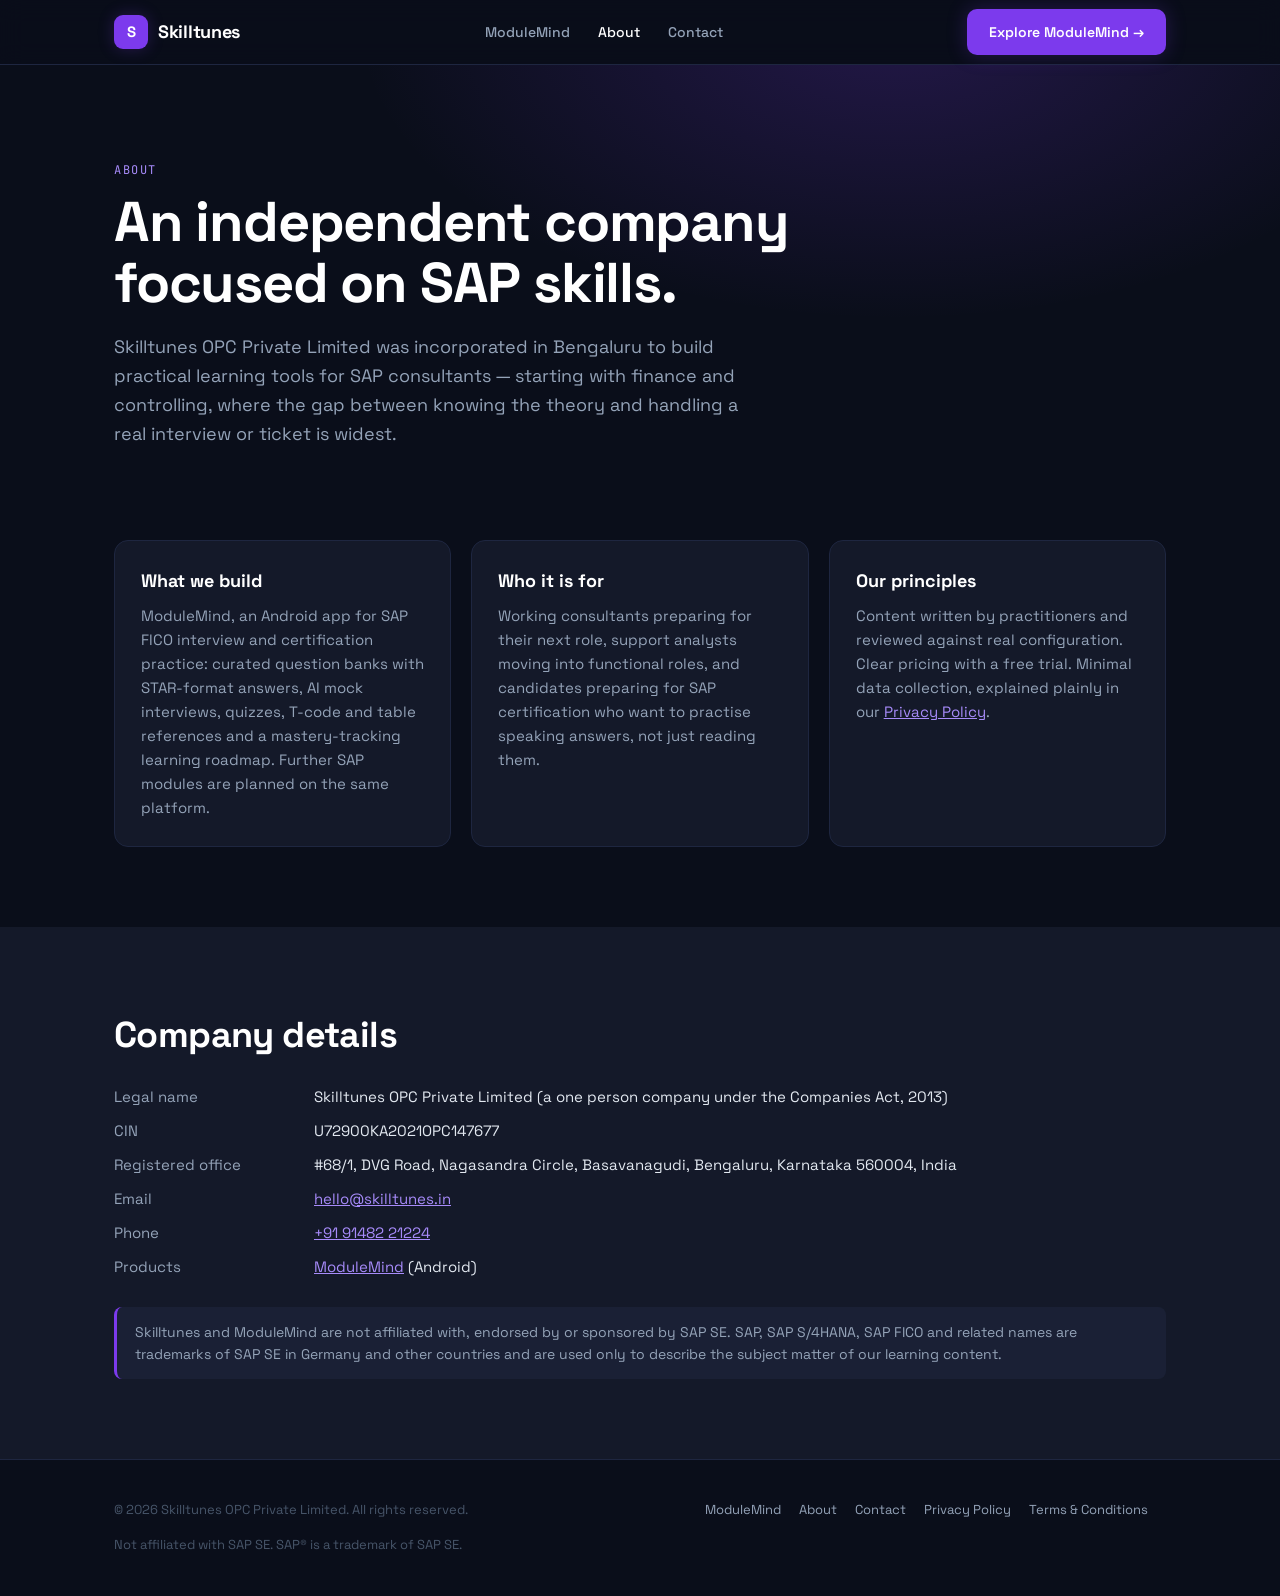
<file: about.html>
<!DOCTYPE html>
<html lang="en">
<head>
  <meta charset="UTF-8">
  <meta name="viewport" content="width=device-width, initial-scale=1.0">
  <title>About — Skilltunes</title>
  <meta name="description" content="Skilltunes OPC Private Limited is an independent Bengaluru company building learning products for SAP professionals, including the ModuleMind app.">
  <link rel="canonical" href="https://skilltunes.in/about">
  <link rel="preconnect" href="https://fonts.googleapis.com">
  <link href="https://fonts.googleapis.com/css2?family=Space+Grotesk:wght@400;500;600;700;800&family=JetBrains+Mono:wght@400;600&display=swap" rel="stylesheet">
  <link rel="stylesheet" href="/site.css">
</head>
<body>
<nav>
  <div class="wrap">
    <a class="logo" href="/"><div class="logo-icon">S</div>Skilltunes</a>
    <ul class="nav-links">
      <li><a href="/modulemind/">ModuleMind</a></li>
      <li><a href="/about" aria-current="page">About</a></li>
      <li><a href="/contact">Contact</a></li>
    </ul>
    <a class="btn btn-primary" href="/modulemind/">Explore ModuleMind →</a>
  </div>
</nav>

<section class="hero" style="padding-bottom:40px;">
  <div class="wrap">
    <div class="eyebrow">About</div>
    <h1>An independent company<br>focused on SAP skills.</h1>
    <p class="lead">Skilltunes OPC Private Limited was incorporated in Bengaluru to build practical learning tools for SAP consultants — starting with finance and controlling, where the gap between knowing the theory and handling a real interview or ticket is widest.</p>
  </div>
</section>
<section style="padding-top:20px;">
  <div class="wrap grid">
    <div class="card"><h3>What we build</h3><p>ModuleMind, an Android app for SAP FICO interview and certification practice: curated question banks with STAR-format answers, AI mock interviews, quizzes, T-code and table references and a mastery-tracking learning roadmap. Further SAP modules are planned on the same platform.</p></div>
    <div class="card"><h3>Who it is for</h3><p>Working consultants preparing for their next role, support analysts moving into functional roles, and candidates preparing for SAP certification who want to practise speaking answers, not just reading them.</p></div>
    <div class="card"><h3>Our principles</h3><p>Content written by practitioners and reviewed against real configuration. Clear pricing with a free trial. Minimal data collection, explained plainly in our <a href="/privacy-policy">Privacy Policy</a>.</p></div>
  </div>
</section>
<section style="background:var(--surface);">
  <div class="wrap">
    <h2>Company details</h2>
    <dl class="kv" style="margin-top:20px;">
      <dt>Legal name</dt><dd>Skilltunes OPC Private Limited (a one person company under the Companies Act, 2013)</dd>
      <dt>CIN</dt><dd>U72900KA2021OPC147677</dd>
      <dt>Registered office</dt><dd>#68/1, DVG Road, Nagasandra Circle, Basavanagudi, Bengaluru, Karnataka 560004, India</dd>
      <dt>Email</dt><dd><a href="mailto:hello@skilltunes.in">hello@skilltunes.in</a></dd>
      <dt>Phone</dt><dd><a href="tel:+919148221224">+91 91482 21224</a></dd>
      <dt>Products</dt><dd><a href="/modulemind/">ModuleMind</a> (Android)</dd>
    </dl>
    <p class="notice" style="margin-top:28px;">Skilltunes and ModuleMind are not affiliated with, endorsed by or sponsored by SAP SE. SAP, SAP S/4HANA, SAP FICO and related names are trademarks of SAP SE in Germany and other countries and are used only to describe the subject matter of our learning content.</p>
  </div>
</section>

<footer>
  <div class="wrap">
    <div>© 2026 Skilltunes OPC Private Limited. All rights reserved.</div>
    <div><a href="/modulemind/">ModuleMind</a><a href="/about">About</a><a href="/contact">Contact</a><a href="/privacy-policy">Privacy Policy</a><a href="/terms">Terms &amp; Conditions</a></div>
    <div>Not affiliated with SAP SE. SAP® is a trademark of SAP SE.</div>
  </div>
</footer>
</body>
</html>
</file>
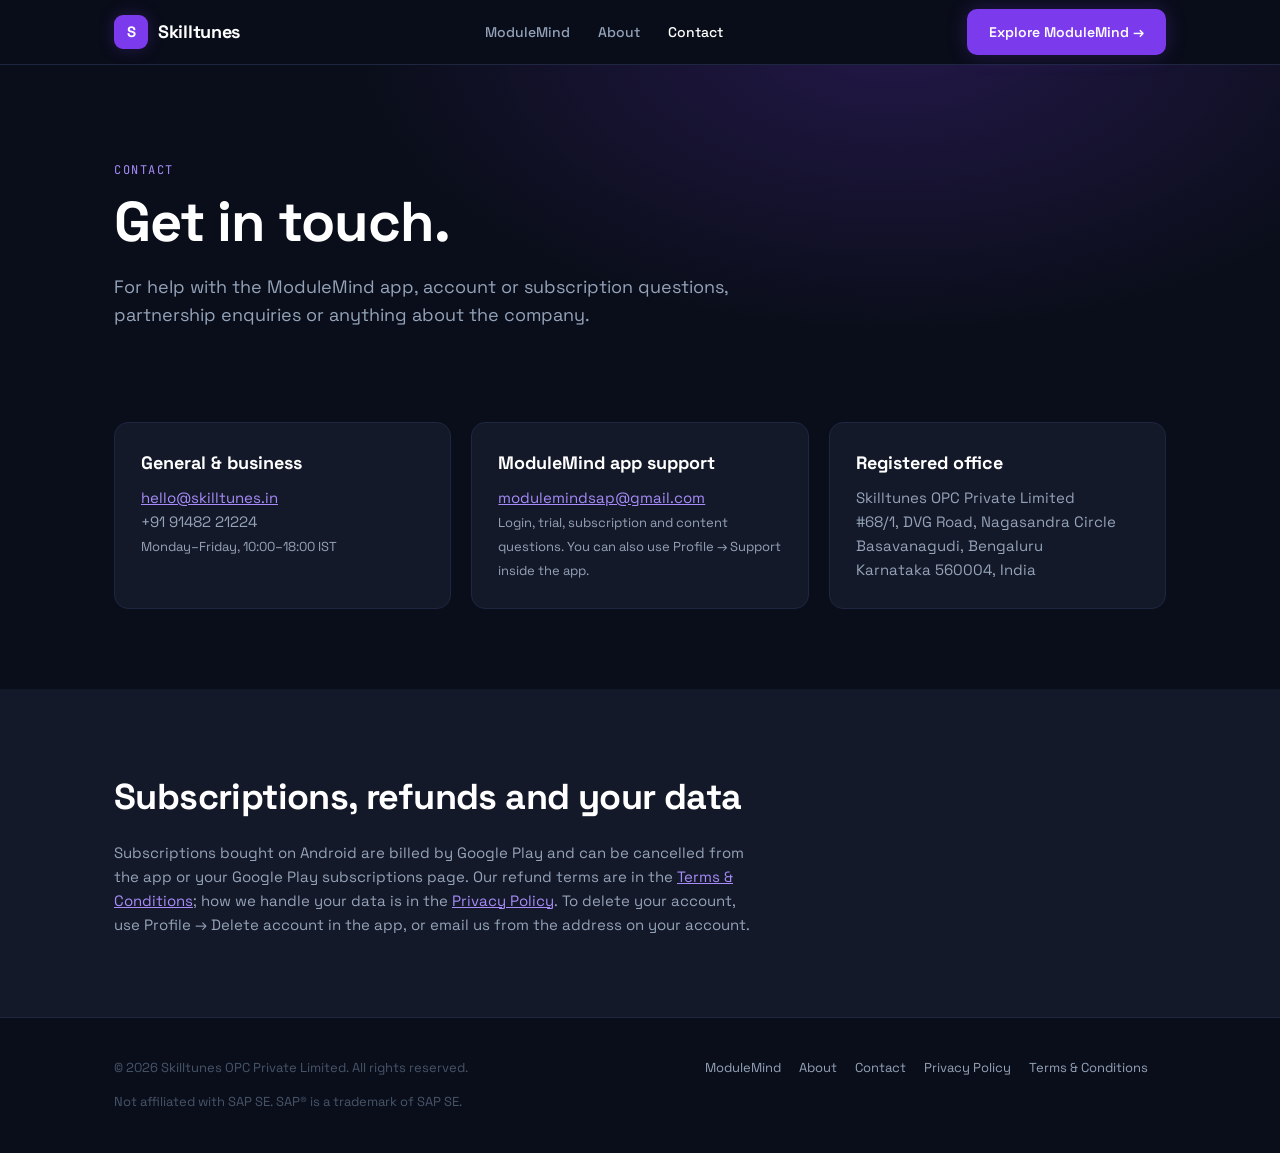
<file: contact.html>
<!DOCTYPE html>
<html lang="en">
<head>
  <meta charset="UTF-8">
  <meta name="viewport" content="width=device-width, initial-scale=1.0">
  <title>Contact — Skilltunes</title>
  <meta name="description" content="Contact Skilltunes OPC Private Limited — support for ModuleMind, business enquiries and company information.">
  <link rel="canonical" href="https://skilltunes.in/contact">
  <link rel="preconnect" href="https://fonts.googleapis.com">
  <link href="https://fonts.googleapis.com/css2?family=Space+Grotesk:wght@400;500;600;700;800&family=JetBrains+Mono:wght@400;600&display=swap" rel="stylesheet">
  <link rel="stylesheet" href="/site.css">
</head>
<body>
<nav>
  <div class="wrap">
    <a class="logo" href="/"><div class="logo-icon">S</div>Skilltunes</a>
    <ul class="nav-links">
      <li><a href="/modulemind/">ModuleMind</a></li>
      <li><a href="/about">About</a></li>
      <li><a href="/contact" aria-current="page">Contact</a></li>
    </ul>
    <a class="btn btn-primary" href="/modulemind/">Explore ModuleMind →</a>
  </div>
</nav>

<section class="hero" style="padding-bottom:40px;">
  <div class="wrap">
    <div class="eyebrow">Contact</div>
    <h1>Get in touch.</h1>
    <p class="lead">For help with the ModuleMind app, account or subscription questions, partnership enquiries or anything about the company.</p>
  </div>
</section>
<section style="padding-top:20px;">
  <div class="wrap grid">
    <div class="card"><h3>General &amp; business</h3><p><a href="mailto:hello@skilltunes.in">hello@skilltunes.in</a><br>+91 91482 21224<br><span style="font-size:13px;">Monday–Friday, 10:00–18:00 IST</span></p></div>
    <div class="card"><h3>ModuleMind app support</h3><p><a href="mailto:modulemindsap@gmail.com">modulemindsap@gmail.com</a><br><span style="font-size:13px;">Login, trial, subscription and content questions. You can also use Profile → Support inside the app.</span></p></div>
    <div class="card"><h3>Registered office</h3><p>Skilltunes OPC Private Limited<br>#68/1, DVG Road, Nagasandra Circle<br>Basavanagudi, Bengaluru<br>Karnataka 560004, India</p></div>
  </div>
</section>
<section style="background:var(--surface);">
  <div class="wrap">
    <h2>Subscriptions, refunds and your data</h2>
    <p class="lead" style="font-size:15px;">Subscriptions bought on Android are billed by Google Play and can be cancelled from the app or your Google Play subscriptions page. Our refund terms are in the <a href="/terms#refunds">Terms &amp; Conditions</a>; how we handle your data is in the <a href="/privacy-policy">Privacy Policy</a>. To delete your account, use Profile → Delete account in the app, or email us from the address on your account.</p>
  </div>
</section>

<footer>
  <div class="wrap">
    <div>© 2026 Skilltunes OPC Private Limited. All rights reserved.</div>
    <div><a href="/modulemind/">ModuleMind</a><a href="/about">About</a><a href="/contact">Contact</a><a href="/privacy-policy">Privacy Policy</a><a href="/terms">Terms &amp; Conditions</a></div>
    <div>Not affiliated with SAP SE. SAP® is a trademark of SAP SE.</div>
  </div>
</footer>
</body>
</html>
</file>
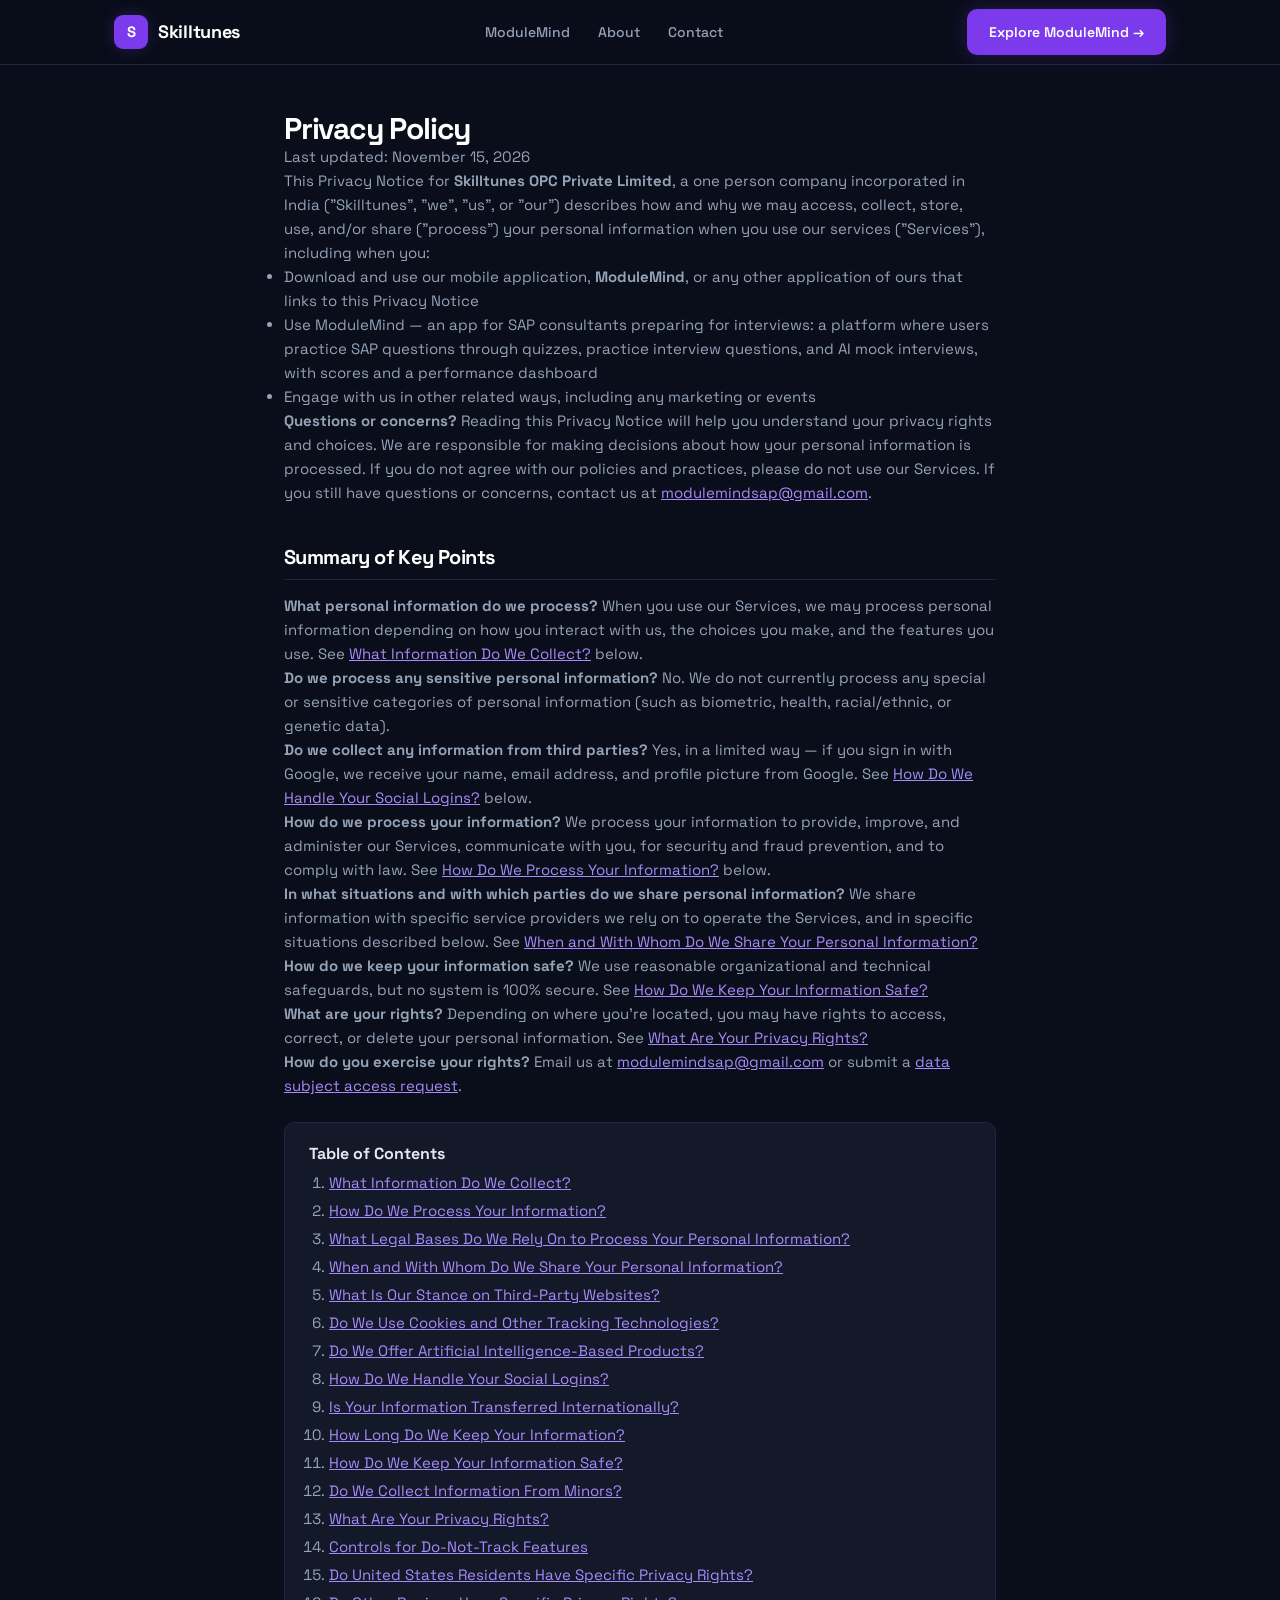
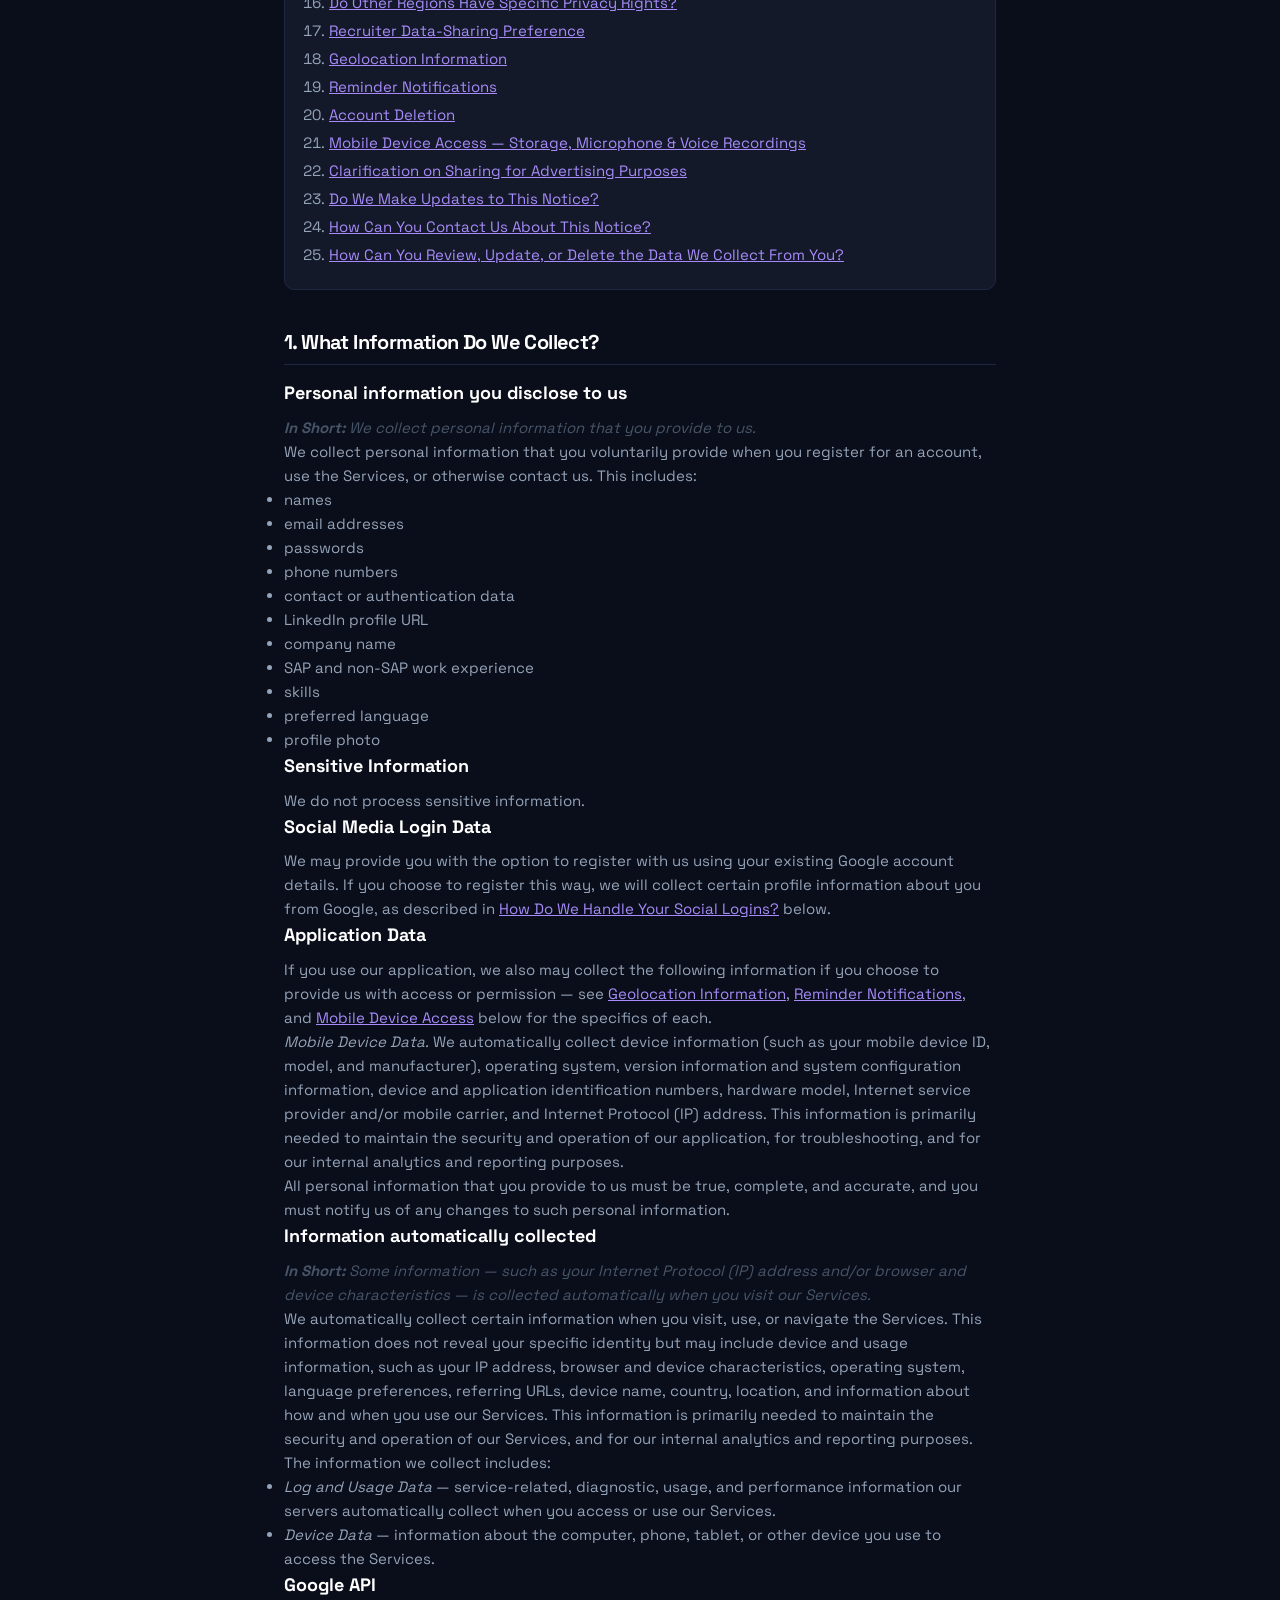
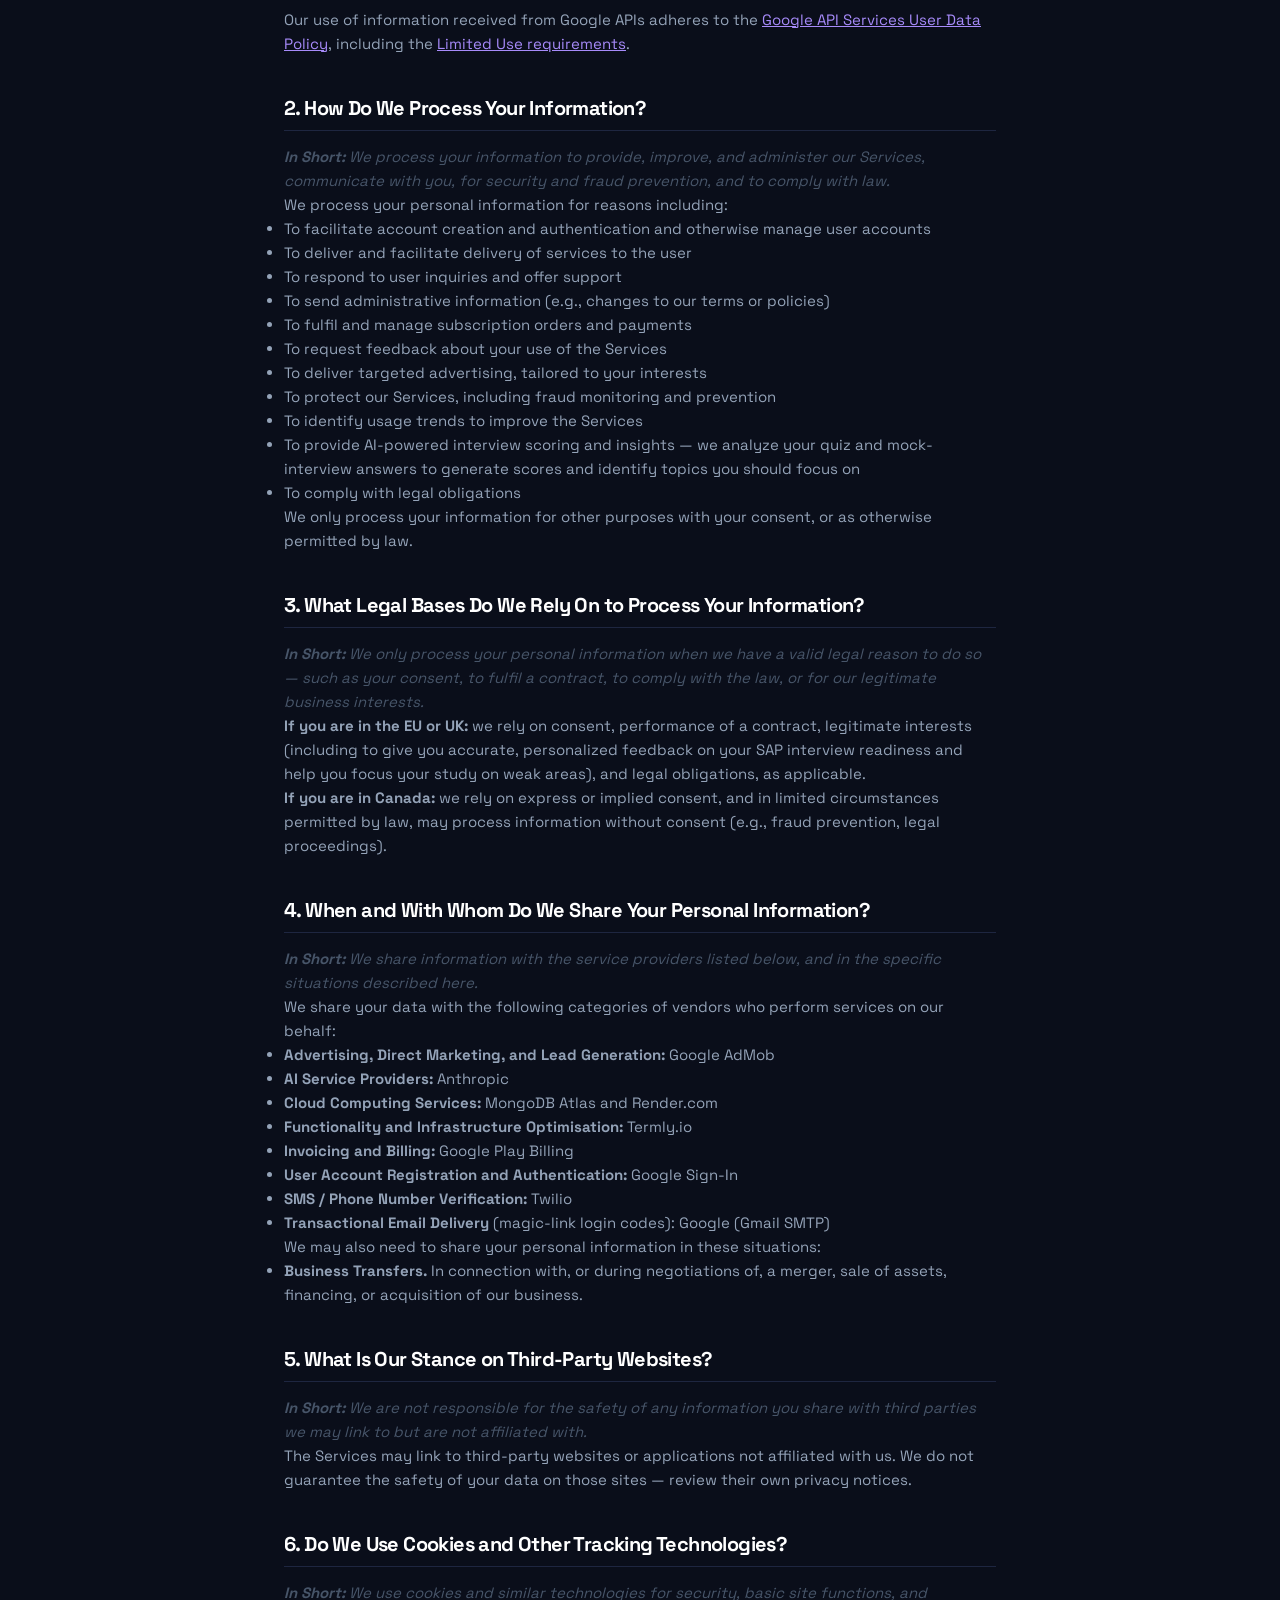
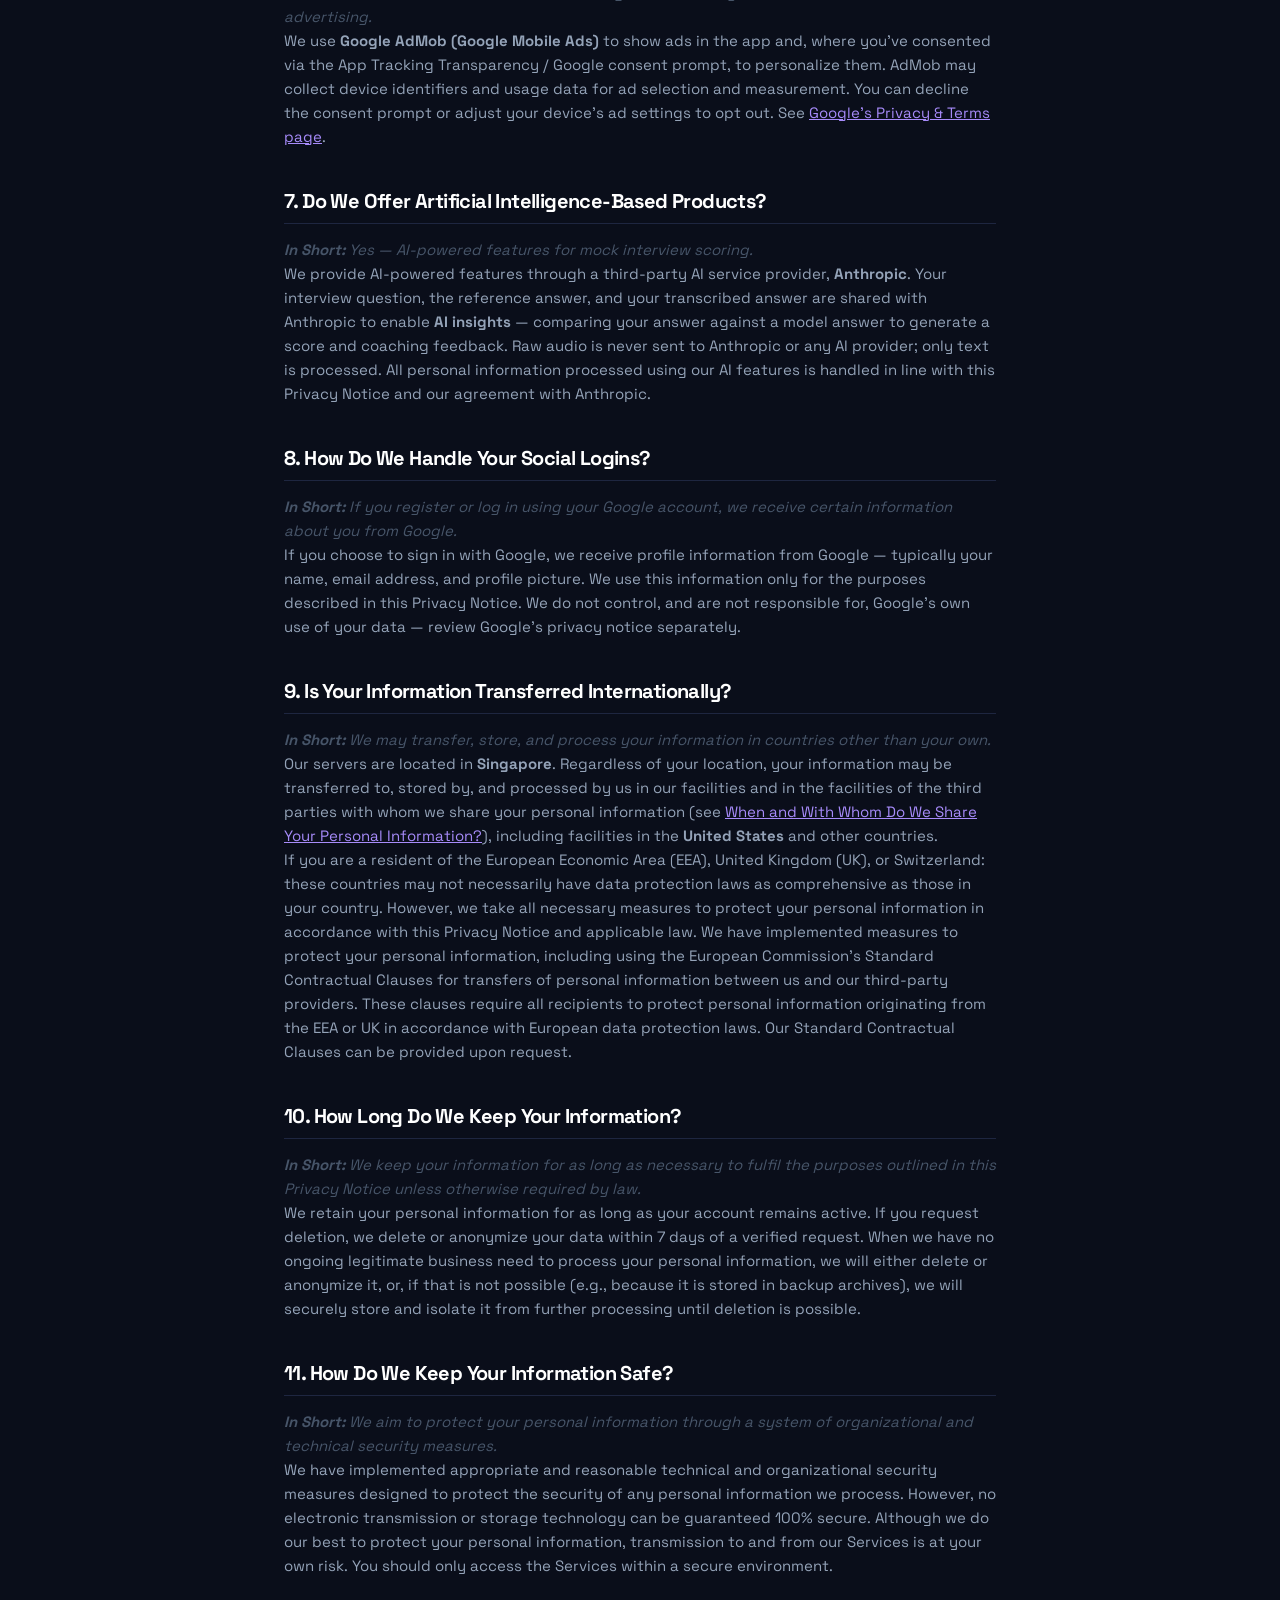
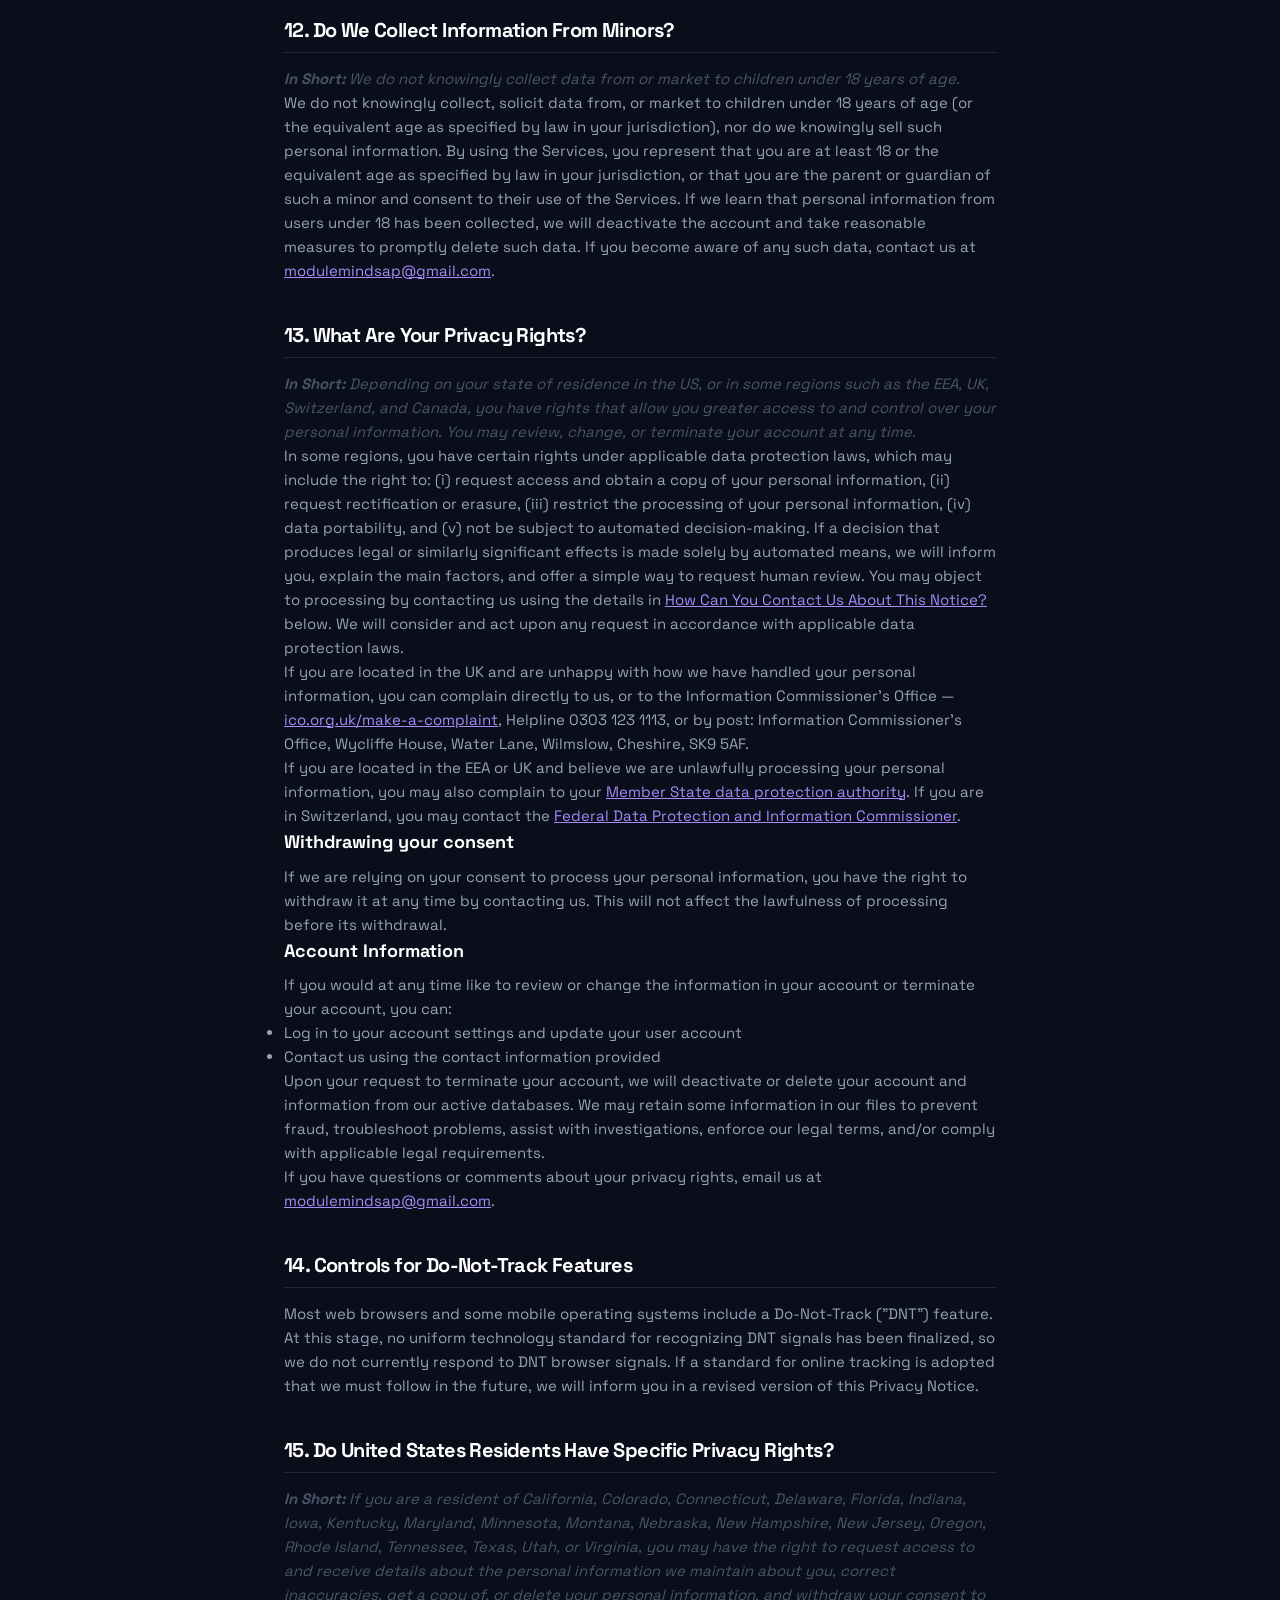
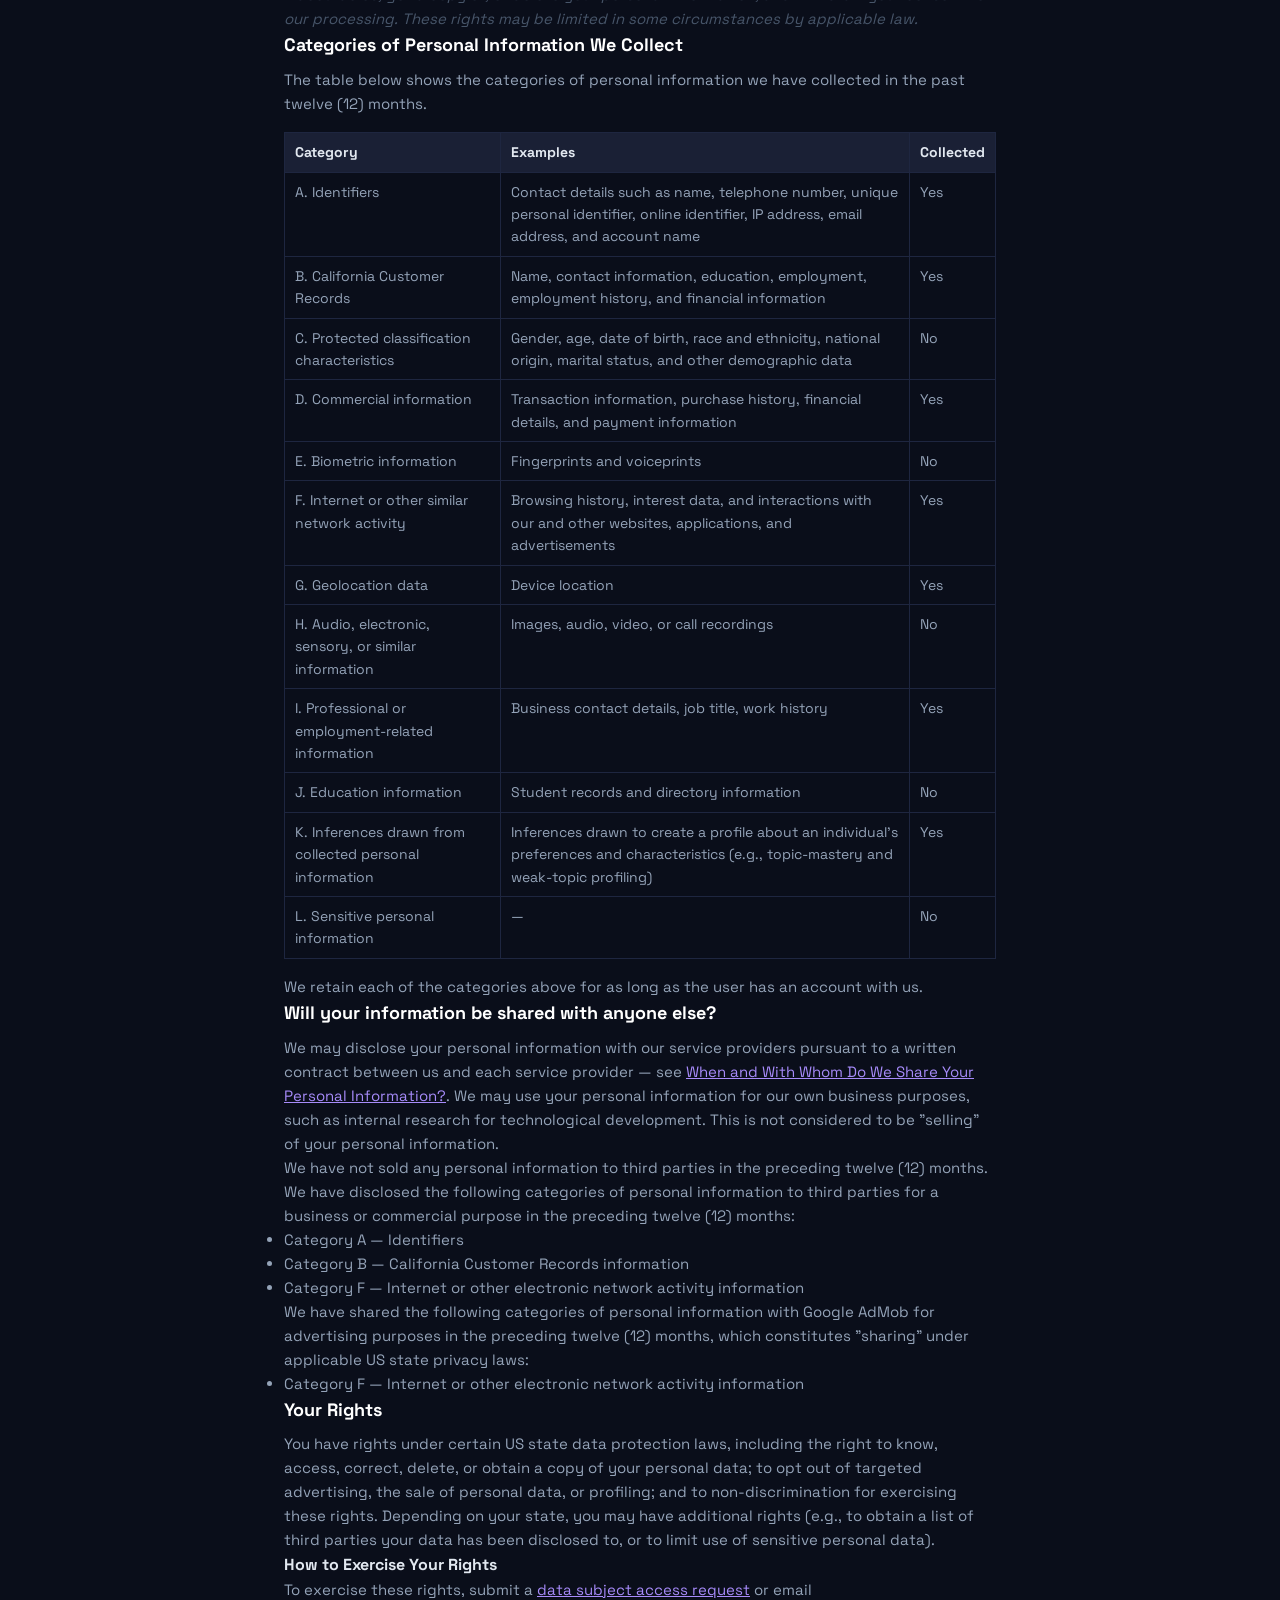
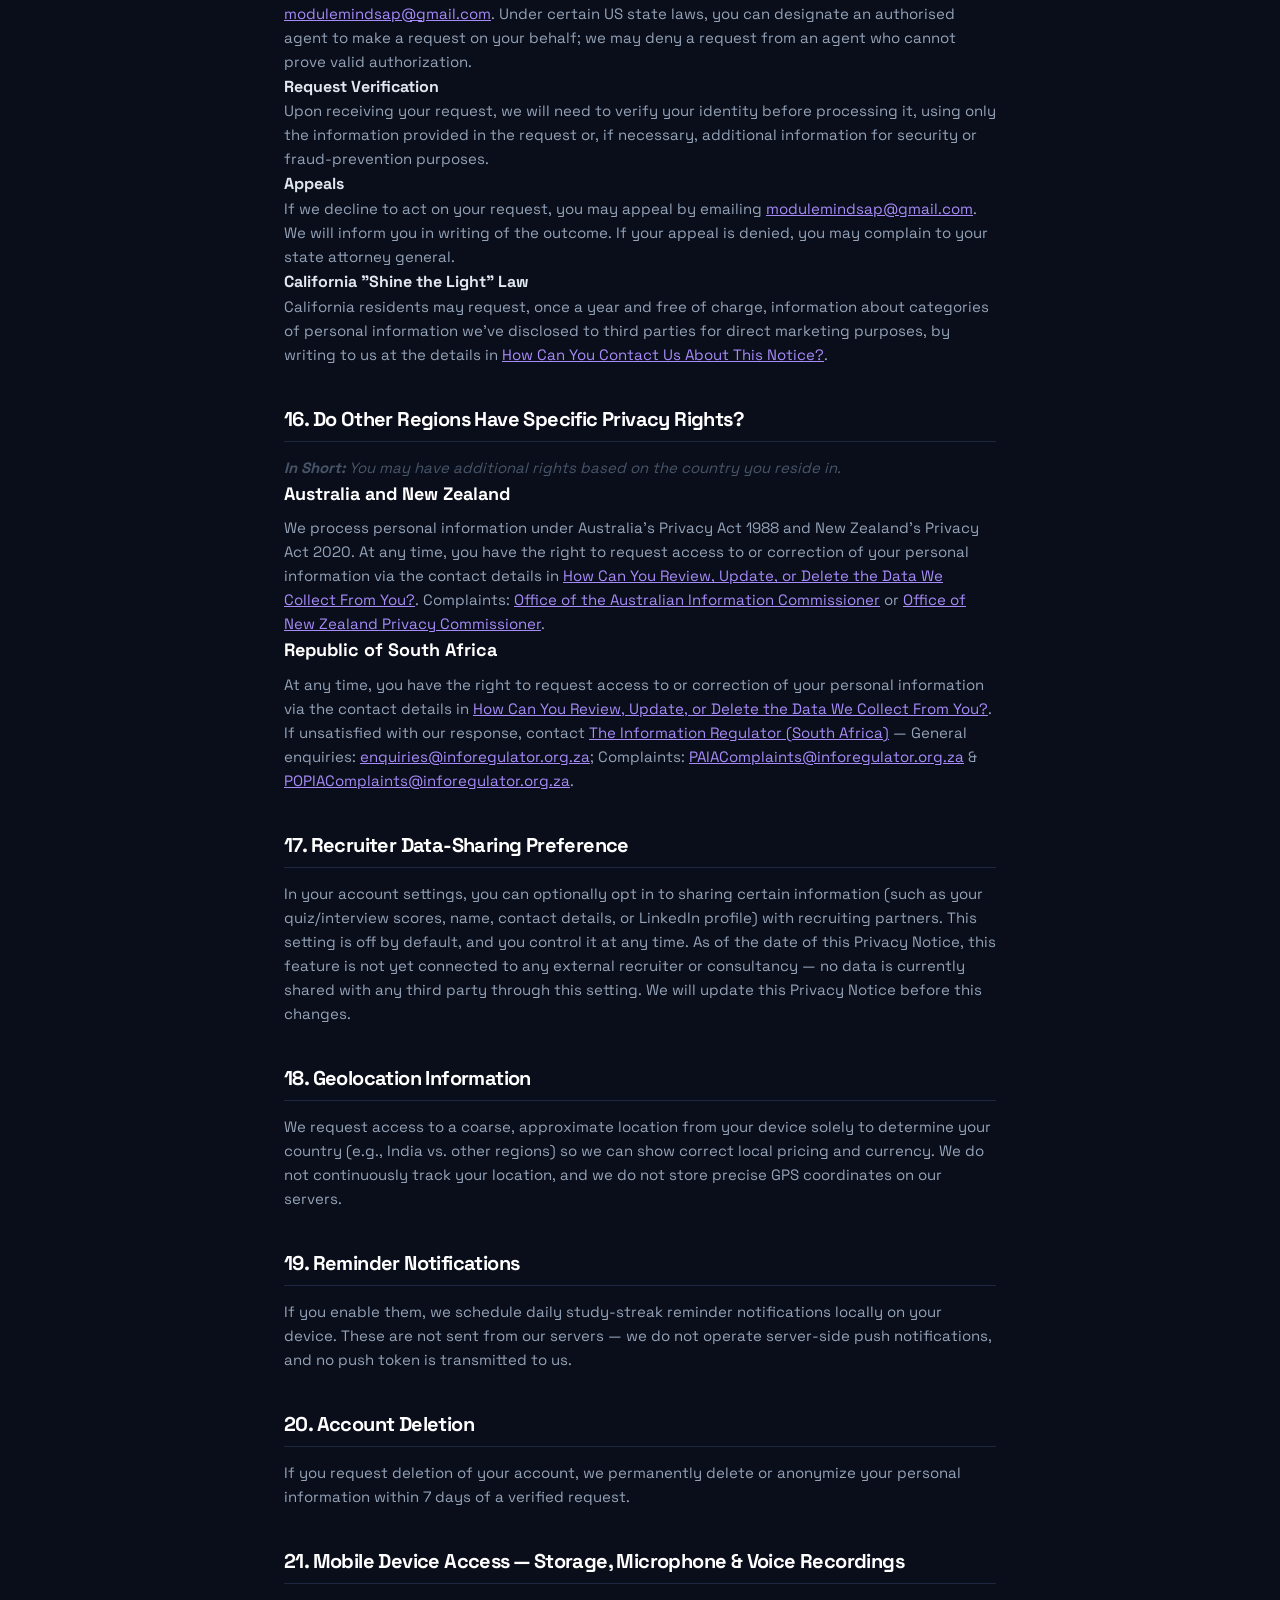
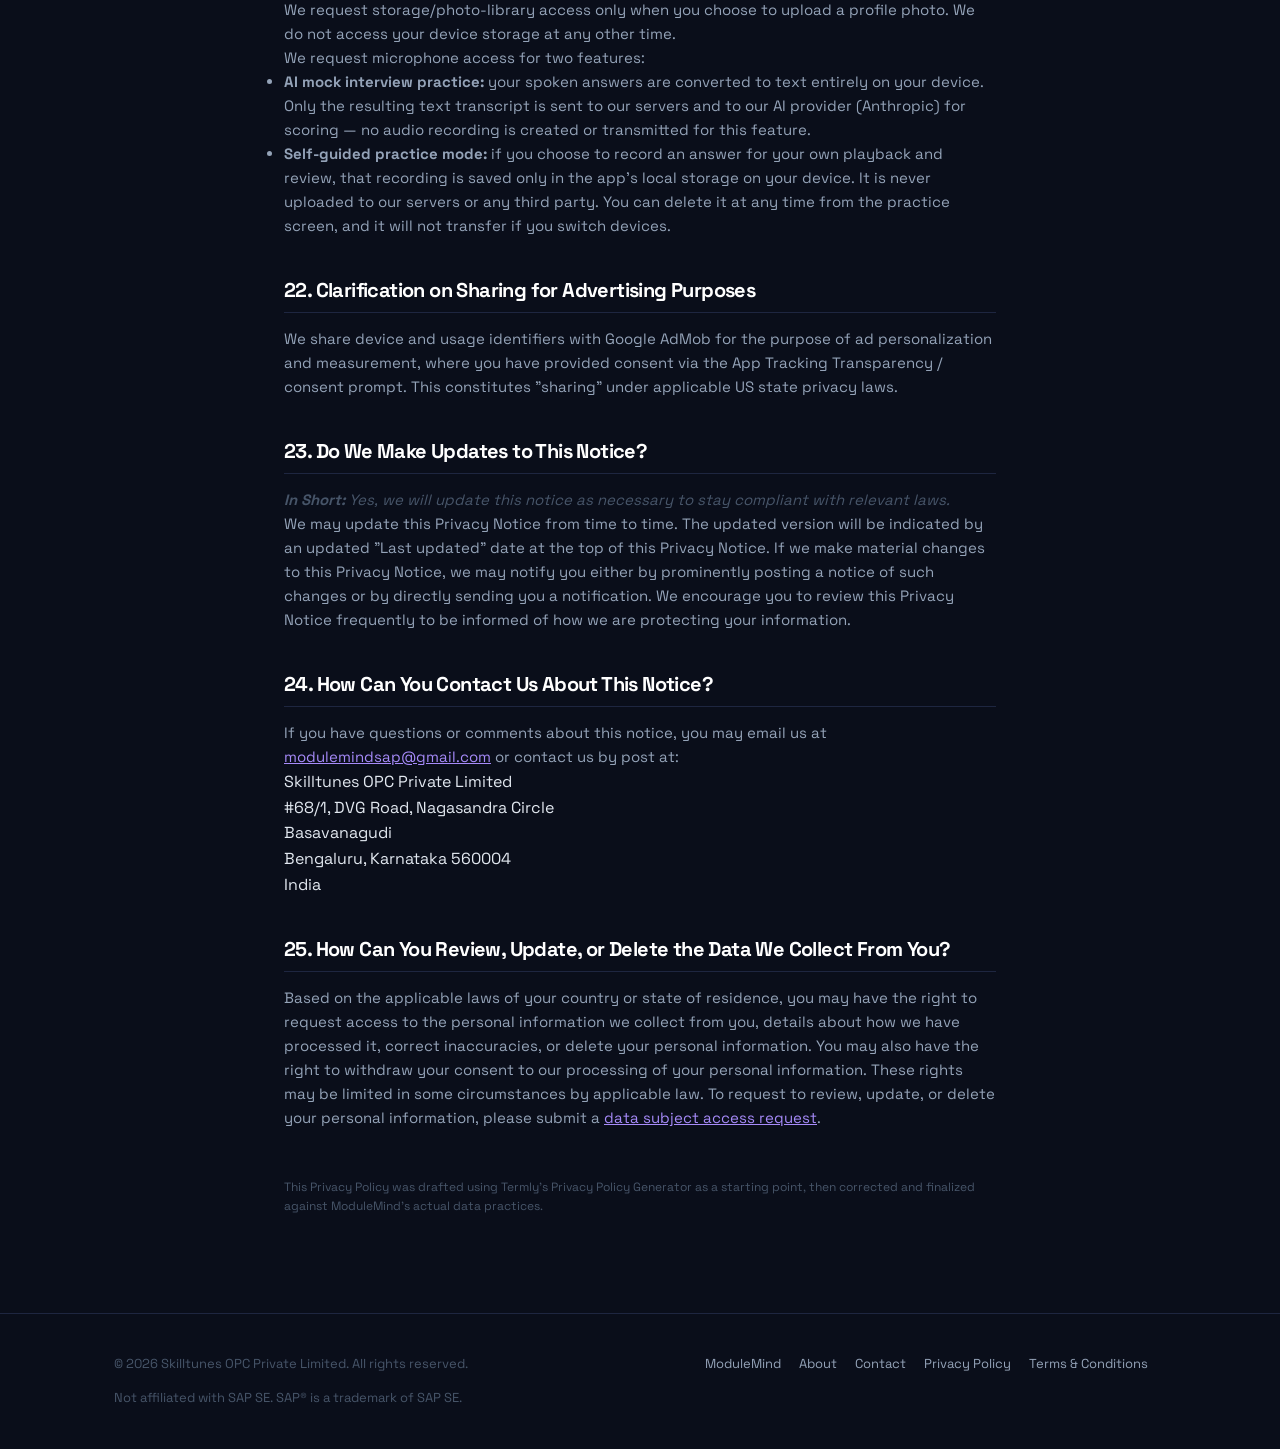
<file: privacy-policy.html>
<!DOCTYPE html>
<html lang="en">
<head>
  <meta charset="UTF-8">
  <meta name="viewport" content="width=device-width, initial-scale=1.0">
  <title>Privacy Policy — Skilltunes</title>
  <meta name="description" content="Privacy Policy for ModuleMind and Skilltunes OPC Private Limited.">
  <link rel="canonical" href="https://skilltunes.in/privacy-policy">
  <link rel="preconnect" href="https://fonts.googleapis.com">
  <link href="https://fonts.googleapis.com/css2?family=Space+Grotesk:wght@400;500;600;700;800&family=JetBrains+Mono:wght@400;600&display=swap" rel="stylesheet">
  <link rel="stylesheet" href="/site.css">
</head>
<body>
<nav>
  <div class="wrap">
    <a class="logo" href="/"><div class="logo-icon">S</div>Skilltunes</a>
    <ul class="nav-links">
      <li><a href="/modulemind/">ModuleMind</a></li>
      <li><a href="/about">About</a></li>
      <li><a href="/contact">Contact</a></li>
    </ul>
    <a class="btn btn-primary" href="/modulemind/">Explore ModuleMind →</a>
  </div>
</nav>
<main class="legal-page">

<h1>Privacy Policy</h1>
<p class="subtitle">Last updated: November 15, 2026</p>

<p>This Privacy Notice for <strong>Skilltunes OPC Private Limited</strong>, a one person company incorporated in India ("Skilltunes", "we", "us", or "our") describes how and why we may access, collect, store, use, and/or share ("process") your personal information when you use our services ("Services"), including when you:</p>
<ul>
  <li>Download and use our mobile application, <strong>ModuleMind</strong>, or any other application of ours that links to this Privacy Notice</li>
  <li>Use ModuleMind — an app for SAP consultants preparing for interviews: a platform where users practice SAP questions through quizzes, practice interview questions, and AI mock interviews, with scores and a performance dashboard</li>
  <li>Engage with us in other related ways, including any marketing or events</li>
</ul>
<p><strong>Questions or concerns?</strong> Reading this Privacy Notice will help you understand your privacy rights and choices. We are responsible for making decisions about how your personal information is processed. If you do not agree with our policies and practices, please do not use our Services. If you still have questions or concerns, contact us at <a href="mailto:modulemindsap@gmail.com">modulemindsap@gmail.com</a>.</p>

<h2 id="summary">Summary of Key Points</h2>
<p><strong>What personal information do we process?</strong> When you use our Services, we may process personal information depending on how you interact with us, the choices you make, and the features you use. See <a href="#infocollect">What Information Do We Collect?</a> below.</p>
<p><strong>Do we process any sensitive personal information?</strong> No. We do not currently process any special or sensitive categories of personal information (such as biometric, health, racial/ethnic, or genetic data).</p>
<p><strong>Do we collect any information from third parties?</strong> Yes, in a limited way — if you sign in with Google, we receive your name, email address, and profile picture from Google. See <a href="#sociallogins">How Do We Handle Your Social Logins?</a> below.</p>
<p><strong>How do we process your information?</strong> We process your information to provide, improve, and administer our Services, communicate with you, for security and fraud prevention, and to comply with law. See <a href="#infouse">How Do We Process Your Information?</a> below.</p>
<p><strong>In what situations and with which parties do we share personal information?</strong> We share information with specific service providers we rely on to operate the Services, and in specific situations described below. See <a href="#whoshare">When and With Whom Do We Share Your Personal Information?</a></p>
<p><strong>How do we keep your information safe?</strong> We use reasonable organizational and technical safeguards, but no system is 100% secure. See <a href="#infosafe">How Do We Keep Your Information Safe?</a></p>
<p><strong>What are your rights?</strong> Depending on where you're located, you may have rights to access, correct, or delete your personal information. See <a href="#privacyrights">What Are Your Privacy Rights?</a></p>
<p><strong>How do you exercise your rights?</strong> Email us at <a href="mailto:modulemindsap@gmail.com">modulemindsap@gmail.com</a> or submit a <a href="https://app.termly.io/dsar/21b7c241-e871-4012-bdcb-cfe05e7e6cad" target="_blank" rel="noopener noreferrer">data subject access request</a>.</p>

<div class="toc">
  <strong>Table of Contents</strong>
  <ol>
    <li><a href="#infocollect">What Information Do We Collect?</a></li>
    <li><a href="#infouse">How Do We Process Your Information?</a></li>
    <li><a href="#legalbases">What Legal Bases Do We Rely On to Process Your Personal Information?</a></li>
    <li><a href="#whoshare">When and With Whom Do We Share Your Personal Information?</a></li>
    <li><a href="#3pwebsites">What Is Our Stance on Third-Party Websites?</a></li>
    <li><a href="#cookies">Do We Use Cookies and Other Tracking Technologies?</a></li>
    <li><a href="#ai">Do We Offer Artificial Intelligence-Based Products?</a></li>
    <li><a href="#sociallogins">How Do We Handle Your Social Logins?</a></li>
    <li><a href="#intltransfers">Is Your Information Transferred Internationally?</a></li>
    <li><a href="#inforetain">How Long Do We Keep Your Information?</a></li>
    <li><a href="#infosafe">How Do We Keep Your Information Safe?</a></li>
    <li><a href="#infominors">Do We Collect Information From Minors?</a></li>
    <li><a href="#privacyrights">What Are Your Privacy Rights?</a></li>
    <li><a href="#dnt">Controls for Do-Not-Track Features</a></li>
    <li><a href="#uslaws">Do United States Residents Have Specific Privacy Rights?</a></li>
    <li><a href="#otherlaws">Do Other Regions Have Specific Privacy Rights?</a></li>
    <li><a href="#recruiter">Recruiter Data-Sharing Preference</a></li>
    <li><a href="#geo">Geolocation Information</a></li>
    <li><a href="#reminders">Reminder Notifications</a></li>
    <li><a href="#deletion">Account Deletion</a></li>
    <li><a href="#mobiledevice">Mobile Device Access — Storage, Microphone &amp; Voice Recordings</a></li>
    <li><a href="#adsharing">Clarification on Sharing for Advertising Purposes</a></li>
    <li><a href="#policyupdates">Do We Make Updates to This Notice?</a></li>
    <li><a href="#contact">How Can You Contact Us About This Notice?</a></li>
    <li><a href="#request">How Can You Review, Update, or Delete the Data We Collect From You?</a></li>
  </ol>
</div>

<h2 id="infocollect">1. What Information Do We Collect?</h2>
<h3>Personal information you disclose to us</h3>
<p class="in-short"><strong>In Short:</strong> We collect personal information that you provide to us.</p>
<p>We collect personal information that you voluntarily provide when you register for an account, use the Services, or otherwise contact us. This includes:</p>
<ul>
  <li>names</li>
  <li>email addresses</li>
  <li>passwords</li>
  <li>phone numbers</li>
  <li>contact or authentication data</li>
  <li>LinkedIn profile URL</li>
  <li>company name</li>
  <li>SAP and non-SAP work experience</li>
  <li>skills</li>
  <li>preferred language</li>
  <li>profile photo</li>
</ul>

<h3>Sensitive Information</h3>
<p>We do not process sensitive information.</p>

<h3>Social Media Login Data</h3>
<p>We may provide you with the option to register with us using your existing Google account details. If you choose to register this way, we will collect certain profile information about you from Google, as described in <a href="#sociallogins">How Do We Handle Your Social Logins?</a> below.</p>

<h3>Application Data</h3>
<p>If you use our application, we also may collect the following information if you choose to provide us with access or permission — see <a href="#geo">Geolocation Information</a>, <a href="#reminders">Reminder Notifications</a>, and <a href="#mobiledevice">Mobile Device Access</a> below for the specifics of each.</p>
<p><em>Mobile Device Data.</em> We automatically collect device information (such as your mobile device ID, model, and manufacturer), operating system, version information and system configuration information, device and application identification numbers, hardware model, Internet service provider and/or mobile carrier, and Internet Protocol (IP) address. This information is primarily needed to maintain the security and operation of our application, for troubleshooting, and for our internal analytics and reporting purposes.</p>
<p>All personal information that you provide to us must be true, complete, and accurate, and you must notify us of any changes to such personal information.</p>

<h3>Information automatically collected</h3>
<p class="in-short"><strong>In Short:</strong> Some information — such as your Internet Protocol (IP) address and/or browser and device characteristics — is collected automatically when you visit our Services.</p>
<p>We automatically collect certain information when you visit, use, or navigate the Services. This information does not reveal your specific identity but may include device and usage information, such as your IP address, browser and device characteristics, operating system, language preferences, referring URLs, device name, country, location, and information about how and when you use our Services. This information is primarily needed to maintain the security and operation of our Services, and for our internal analytics and reporting purposes.</p>
<p>The information we collect includes:</p>
<ul>
  <li><em>Log and Usage Data</em> — service-related, diagnostic, usage, and performance information our servers automatically collect when you access or use our Services.</li>
  <li><em>Device Data</em> — information about the computer, phone, tablet, or other device you use to access the Services.</li>
</ul>

<h3>Google API</h3>
<p>Our use of information received from Google APIs adheres to the <a href="https://developers.google.com/terms/api-services-user-data-policy" target="_blank" rel="noopener noreferrer">Google API Services User Data Policy</a>, including the <a href="https://developers.google.com/terms/api-services-user-data-policy#limited-use" target="_blank" rel="noopener noreferrer">Limited Use requirements</a>.</p>

<h2 id="infouse">2. How Do We Process Your Information?</h2>
<p class="in-short"><strong>In Short:</strong> We process your information to provide, improve, and administer our Services, communicate with you, for security and fraud prevention, and to comply with law.</p>
<p>We process your personal information for reasons including:</p>
<ul>
  <li>To facilitate account creation and authentication and otherwise manage user accounts</li>
  <li>To deliver and facilitate delivery of services to the user</li>
  <li>To respond to user inquiries and offer support</li>
  <li>To send administrative information (e.g., changes to our terms or policies)</li>
  <li>To fulfil and manage subscription orders and payments</li>
  <li>To request feedback about your use of the Services</li>
  <li>To deliver targeted advertising, tailored to your interests</li>
  <li>To protect our Services, including fraud monitoring and prevention</li>
  <li>To identify usage trends to improve the Services</li>
  <li>To provide AI-powered interview scoring and insights — we analyze your quiz and mock-interview answers to generate scores and identify topics you should focus on</li>
  <li>To comply with legal obligations</li>
</ul>
<p>We only process your information for other purposes with your consent, or as otherwise permitted by law.</p>

<h2 id="legalbases">3. What Legal Bases Do We Rely On to Process Your Information?</h2>
<p class="in-short"><strong>In Short:</strong> We only process your personal information when we have a valid legal reason to do so — such as your consent, to fulfil a contract, to comply with the law, or for our legitimate business interests.</p>
<p><strong>If you are in the EU or UK:</strong> we rely on consent, performance of a contract, legitimate interests (including to give you accurate, personalized feedback on your SAP interview readiness and help you focus your study on weak areas), and legal obligations, as applicable.</p>
<p><strong>If you are in Canada:</strong> we rely on express or implied consent, and in limited circumstances permitted by law, may process information without consent (e.g., fraud prevention, legal proceedings).</p>

<h2 id="whoshare">4. When and With Whom Do We Share Your Personal Information?</h2>
<p class="in-short"><strong>In Short:</strong> We share information with the service providers listed below, and in the specific situations described here.</p>
<p>We share your data with the following categories of vendors who perform services on our behalf:</p>
<ul>
  <li><strong>Advertising, Direct Marketing, and Lead Generation:</strong> Google AdMob</li>
  <li><strong>AI Service Providers:</strong> Anthropic</li>
  <li><strong>Cloud Computing Services:</strong> MongoDB Atlas and Render.com</li>
  <li><strong>Functionality and Infrastructure Optimisation:</strong> Termly.io</li>
  <li><strong>Invoicing and Billing:</strong> Google Play Billing</li>
  <li><strong>User Account Registration and Authentication:</strong> Google Sign-In</li>
  <li><strong>SMS / Phone Number Verification:</strong> Twilio</li>
  <li><strong>Transactional Email Delivery</strong> (magic-link login codes): Google (Gmail SMTP)</li>
</ul>
<p>We may also need to share your personal information in these situations:</p>
<ul>
  <li><strong>Business Transfers.</strong> In connection with, or during negotiations of, a merger, sale of assets, financing, or acquisition of our business.</li>
</ul>

<h2 id="3pwebsites">5. What Is Our Stance on Third-Party Websites?</h2>
<p class="in-short"><strong>In Short:</strong> We are not responsible for the safety of any information you share with third parties we may link to but are not affiliated with.</p>
<p>The Services may link to third-party websites or applications not affiliated with us. We do not guarantee the safety of your data on those sites — review their own privacy notices.</p>

<h2 id="cookies">6. Do We Use Cookies and Other Tracking Technologies?</h2>
<p class="in-short"><strong>In Short:</strong> We use cookies and similar technologies for security, basic site functions, and advertising.</p>
<p>We use <strong>Google AdMob (Google Mobile Ads)</strong> to show ads in the app and, where you've consented via the App Tracking Transparency / Google consent prompt, to personalize them. AdMob may collect device identifiers and usage data for ad selection and measurement. You can decline the consent prompt or adjust your device's ad settings to opt out. See <a href="https://policies.google.com/privacy" target="_blank" rel="noopener noreferrer">Google's Privacy &amp; Terms page</a>.</p>

<h2 id="ai">7. Do We Offer Artificial Intelligence-Based Products?</h2>
<p class="in-short"><strong>In Short:</strong> Yes — AI-powered features for mock interview scoring.</p>
<p>We provide AI-powered features through a third-party AI service provider, <strong>Anthropic</strong>. Your interview question, the reference answer, and your transcribed answer are shared with Anthropic to enable <strong>AI insights</strong> — comparing your answer against a model answer to generate a score and coaching feedback. Raw audio is never sent to Anthropic or any AI provider; only text is processed. All personal information processed using our AI features is handled in line with this Privacy Notice and our agreement with Anthropic.</p>

<h2 id="sociallogins">8. How Do We Handle Your Social Logins?</h2>
<p class="in-short"><strong>In Short:</strong> If you register or log in using your Google account, we receive certain information about you from Google.</p>
<p>If you choose to sign in with Google, we receive profile information from Google — typically your name, email address, and profile picture. We use this information only for the purposes described in this Privacy Notice. We do not control, and are not responsible for, Google's own use of your data — review Google's privacy notice separately.</p>

<h2 id="intltransfers">9. Is Your Information Transferred Internationally?</h2>
<p class="in-short"><strong>In Short:</strong> We may transfer, store, and process your information in countries other than your own.</p>
<p>Our servers are located in <strong>Singapore</strong>. Regardless of your location, your information may be transferred to, stored by, and processed by us in our facilities and in the facilities of the third parties with whom we share your personal information (see <a href="#whoshare">When and With Whom Do We Share Your Personal Information?</a>), including facilities in the <strong>United States</strong> and other countries.</p>
<p>If you are a resident of the European Economic Area (EEA), United Kingdom (UK), or Switzerland: these countries may not necessarily have data protection laws as comprehensive as those in your country. However, we take all necessary measures to protect your personal information in accordance with this Privacy Notice and applicable law. We have implemented measures to protect your personal information, including using the European Commission's Standard Contractual Clauses for transfers of personal information between us and our third-party providers. These clauses require all recipients to protect personal information originating from the EEA or UK in accordance with European data protection laws. Our Standard Contractual Clauses can be provided upon request.</p>

<h2 id="inforetain">10. How Long Do We Keep Your Information?</h2>
<p class="in-short"><strong>In Short:</strong> We keep your information for as long as necessary to fulfil the purposes outlined in this Privacy Notice unless otherwise required by law.</p>
<p>We retain your personal information for as long as your account remains active. If you request deletion, we delete or anonymize your data within 7 days of a verified request. When we have no ongoing legitimate business need to process your personal information, we will either delete or anonymize it, or, if that is not possible (e.g., because it is stored in backup archives), we will securely store and isolate it from further processing until deletion is possible.</p>

<h2 id="infosafe">11. How Do We Keep Your Information Safe?</h2>
<p class="in-short"><strong>In Short:</strong> We aim to protect your personal information through a system of organizational and technical security measures.</p>
<p>We have implemented appropriate and reasonable technical and organizational security measures designed to protect the security of any personal information we process. However, no electronic transmission or storage technology can be guaranteed 100% secure. Although we do our best to protect your personal information, transmission to and from our Services is at your own risk. You should only access the Services within a secure environment.</p>

<h2 id="infominors">12. Do We Collect Information From Minors?</h2>
<p class="in-short"><strong>In Short:</strong> We do not knowingly collect data from or market to children under 18 years of age.</p>
<p>We do not knowingly collect, solicit data from, or market to children under 18 years of age (or the equivalent age as specified by law in your jurisdiction), nor do we knowingly sell such personal information. By using the Services, you represent that you are at least 18 or the equivalent age as specified by law in your jurisdiction, or that you are the parent or guardian of such a minor and consent to their use of the Services. If we learn that personal information from users under 18 has been collected, we will deactivate the account and take reasonable measures to promptly delete such data. If you become aware of any such data, contact us at <a href="mailto:modulemindsap@gmail.com">modulemindsap@gmail.com</a>.</p>

<h2 id="privacyrights">13. What Are Your Privacy Rights?</h2>
<p class="in-short"><strong>In Short:</strong> Depending on your state of residence in the US, or in some regions such as the EEA, UK, Switzerland, and Canada, you have rights that allow you greater access to and control over your personal information. You may review, change, or terminate your account at any time.</p>
<p>In some regions, you have certain rights under applicable data protection laws, which may include the right to: (i) request access and obtain a copy of your personal information, (ii) request rectification or erasure, (iii) restrict the processing of your personal information, (iv) data portability, and (v) not be subject to automated decision-making. If a decision that produces legal or similarly significant effects is made solely by automated means, we will inform you, explain the main factors, and offer a simple way to request human review. You may object to processing by contacting us using the details in <a href="#contact">How Can You Contact Us About This Notice?</a> below. We will consider and act upon any request in accordance with applicable data protection laws.</p>
<p>If you are located in the UK and are unhappy with how we have handled your personal information, you can complain directly to us, or to the Information Commissioner's Office — <a href="http://ico.org.uk/make-a-complaint" target="_blank" rel="noopener noreferrer">ico.org.uk/make-a-complaint</a>, Helpline 0303 123 1113, or by post: Information Commissioner's Office, Wycliffe House, Water Lane, Wilmslow, Cheshire, SK9 5AF.</p>
<p>If you are located in the EEA or UK and believe we are unlawfully processing your personal information, you may also complain to your <a href="https://ec.europa.eu/justice/data-protection/bodies/authorities/index_en.htm" target="_blank" rel="noopener noreferrer">Member State data protection authority</a>. If you are in Switzerland, you may contact the <a href="https://www.edoeb.admin.ch/edoeb/en/home.html" target="_blank" rel="noopener noreferrer">Federal Data Protection and Information Commissioner</a>.</p>
<h3>Withdrawing your consent</h3>
<p>If we are relying on your consent to process your personal information, you have the right to withdraw it at any time by contacting us. This will not affect the lawfulness of processing before its withdrawal.</p>
<h3>Account Information</h3>
<p>If you would at any time like to review or change the information in your account or terminate your account, you can:</p>
<ul>
  <li>Log in to your account settings and update your user account</li>
  <li>Contact us using the contact information provided</li>
</ul>
<p>Upon your request to terminate your account, we will deactivate or delete your account and information from our active databases. We may retain some information in our files to prevent fraud, troubleshoot problems, assist with investigations, enforce our legal terms, and/or comply with applicable legal requirements.</p>
<p>If you have questions or comments about your privacy rights, email us at <a href="mailto:modulemindsap@gmail.com">modulemindsap@gmail.com</a>.</p>

<h2 id="dnt">14. Controls for Do-Not-Track Features</h2>
<p>Most web browsers and some mobile operating systems include a Do-Not-Track ("DNT") feature. At this stage, no uniform technology standard for recognizing DNT signals has been finalized, so we do not currently respond to DNT browser signals. If a standard for online tracking is adopted that we must follow in the future, we will inform you in a revised version of this Privacy Notice.</p>

<h2 id="uslaws">15. Do United States Residents Have Specific Privacy Rights?</h2>
<p class="in-short"><strong>In Short:</strong> If you are a resident of California, Colorado, Connecticut, Delaware, Florida, Indiana, Iowa, Kentucky, Maryland, Minnesota, Montana, Nebraska, New Hampshire, New Jersey, Oregon, Rhode Island, Tennessee, Texas, Utah, or Virginia, you may have the right to request access to and receive details about the personal information we maintain about you, correct inaccuracies, get a copy of, or delete your personal information, and withdraw your consent to our processing. These rights may be limited in some circumstances by applicable law.</p>

<h3>Categories of Personal Information We Collect</h3>
<p>The table below shows the categories of personal information we have collected in the past twelve (12) months.</p>
<table>
  <thead><tr><th>Category</th><th>Examples</th><th>Collected</th></tr></thead>
  <tbody>
    <tr><td>A. Identifiers</td><td>Contact details such as name, telephone number, unique personal identifier, online identifier, IP address, email address, and account name</td><td>Yes</td></tr>
    <tr><td>B. California Customer Records</td><td>Name, contact information, education, employment, employment history, and financial information</td><td>Yes</td></tr>
    <tr><td>C. Protected classification characteristics</td><td>Gender, age, date of birth, race and ethnicity, national origin, marital status, and other demographic data</td><td>No</td></tr>
    <tr><td>D. Commercial information</td><td>Transaction information, purchase history, financial details, and payment information</td><td>Yes</td></tr>
    <tr><td>E. Biometric information</td><td>Fingerprints and voiceprints</td><td>No</td></tr>
    <tr><td>F. Internet or other similar network activity</td><td>Browsing history, interest data, and interactions with our and other websites, applications, and advertisements</td><td>Yes</td></tr>
    <tr><td>G. Geolocation data</td><td>Device location</td><td>Yes</td></tr>
    <tr><td>H. Audio, electronic, sensory, or similar information</td><td>Images, audio, video, or call recordings</td><td>No</td></tr>
    <tr><td>I. Professional or employment-related information</td><td>Business contact details, job title, work history</td><td>Yes</td></tr>
    <tr><td>J. Education information</td><td>Student records and directory information</td><td>No</td></tr>
    <tr><td>K. Inferences drawn from collected personal information</td><td>Inferences drawn to create a profile about an individual's preferences and characteristics (e.g., topic-mastery and weak-topic profiling)</td><td>Yes</td></tr>
    <tr><td>L. Sensitive personal information</td><td>—</td><td>No</td></tr>
  </tbody>
</table>
<p>We retain each of the categories above for as long as the user has an account with us.</p>

<h3>Will your information be shared with anyone else?</h3>
<p>We may disclose your personal information with our service providers pursuant to a written contract between us and each service provider — see <a href="#whoshare">When and With Whom Do We Share Your Personal Information?</a>. We may use your personal information for our own business purposes, such as internal research for technological development. This is not considered to be "selling" of your personal information.</p>
<p>We have not sold any personal information to third parties in the preceding twelve (12) months. We have disclosed the following categories of personal information to third parties for a business or commercial purpose in the preceding twelve (12) months:</p>
<ul>
  <li>Category A — Identifiers</li>
  <li>Category B — California Customer Records information</li>
  <li>Category F — Internet or other electronic network activity information</li>
</ul>
<p>We have shared the following categories of personal information with Google AdMob for advertising purposes in the preceding twelve (12) months, which constitutes "sharing" under applicable US state privacy laws:</p>
<ul>
  <li>Category F — Internet or other electronic network activity information</li>
</ul>

<h3>Your Rights</h3>
<p>You have rights under certain US state data protection laws, including the right to know, access, correct, delete, or obtain a copy of your personal data; to opt out of targeted advertising, the sale of personal data, or profiling; and to non-discrimination for exercising these rights. Depending on your state, you may have additional rights (e.g., to obtain a list of third parties your data has been disclosed to, or to limit use of sensitive personal data).</p>
<h4>How to Exercise Your Rights</h4>
<p>To exercise these rights, submit a <a href="https://app.termly.io/dsar/21b7c241-e871-4012-bdcb-cfe05e7e6cad" target="_blank" rel="noopener noreferrer">data subject access request</a> or email <a href="mailto:modulemindsap@gmail.com">modulemindsap@gmail.com</a>. Under certain US state laws, you can designate an authorised agent to make a request on your behalf; we may deny a request from an agent who cannot prove valid authorization.</p>
<h4>Request Verification</h4>
<p>Upon receiving your request, we will need to verify your identity before processing it, using only the information provided in the request or, if necessary, additional information for security or fraud-prevention purposes.</p>
<h4>Appeals</h4>
<p>If we decline to act on your request, you may appeal by emailing <a href="mailto:modulemindsap@gmail.com">modulemindsap@gmail.com</a>. We will inform you in writing of the outcome. If your appeal is denied, you may complain to your state attorney general.</p>
<h4>California "Shine the Light" Law</h4>
<p>California residents may request, once a year and free of charge, information about categories of personal information we've disclosed to third parties for direct marketing purposes, by writing to us at the details in <a href="#contact">How Can You Contact Us About This Notice?</a>.</p>

<h2 id="otherlaws">16. Do Other Regions Have Specific Privacy Rights?</h2>
<p class="in-short"><strong>In Short:</strong> You may have additional rights based on the country you reside in.</p>
<h3>Australia and New Zealand</h3>
<p>We process personal information under Australia's Privacy Act 1988 and New Zealand's Privacy Act 2020. At any time, you have the right to request access to or correction of your personal information via the contact details in <a href="#request">How Can You Review, Update, or Delete the Data We Collect From You?</a>. Complaints: <a href="https://www.oaic.gov.au/privacy/privacy-complaints/lodge-a-privacy-complaint-with-us" target="_blank" rel="noopener noreferrer">Office of the Australian Information Commissioner</a> or <a href="https://www.privacy.org.nz/your-rights/making-a-complaint/" target="_blank" rel="noopener noreferrer">Office of New Zealand Privacy Commissioner</a>.</p>
<h3>Republic of South Africa</h3>
<p>At any time, you have the right to request access to or correction of your personal information via the contact details in <a href="#request">How Can You Review, Update, or Delete the Data We Collect From You?</a>. If unsatisfied with our response, contact <a href="https://inforegulator.org.za/" target="_blank" rel="noopener noreferrer">The Information Regulator (South Africa)</a> — General enquiries: <a href="mailto:enquiries@inforegulator.org.za">enquiries@inforegulator.org.za</a>; Complaints: <a href="mailto:PAIAComplaints@inforegulator.org.za">PAIAComplaints@inforegulator.org.za</a> &amp; <a href="mailto:POPIAComplaints@inforegulator.org.za">POPIAComplaints@inforegulator.org.za</a>.</p>

<h2 id="recruiter">17. Recruiter Data-Sharing Preference</h2>
<p>In your account settings, you can optionally opt in to sharing certain information (such as your quiz/interview scores, name, contact details, or LinkedIn profile) with recruiting partners. This setting is off by default, and you control it at any time. As of the date of this Privacy Notice, this feature is not yet connected to any external recruiter or consultancy — no data is currently shared with any third party through this setting. We will update this Privacy Notice before this changes.</p>

<h2 id="geo">18. Geolocation Information</h2>
<p>We request access to a coarse, approximate location from your device solely to determine your country (e.g., India vs. other regions) so we can show correct local pricing and currency. We do not continuously track your location, and we do not store precise GPS coordinates on our servers.</p>

<h2 id="reminders">19. Reminder Notifications</h2>
<p>If you enable them, we schedule daily study-streak reminder notifications locally on your device. These are not sent from our servers — we do not operate server-side push notifications, and no push token is transmitted to us.</p>

<h2 id="deletion">20. Account Deletion</h2>
<p>If you request deletion of your account, we permanently delete or anonymize your personal information within 7 days of a verified request.</p>

<h2 id="mobiledevice">21. Mobile Device Access — Storage, Microphone &amp; Voice Recordings</h2>
<p>We request storage/photo-library access only when you choose to upload a profile photo. We do not access your device storage at any other time.</p>
<p>We request microphone access for two features:</p>
<ul>
  <li><strong>AI mock interview practice:</strong> your spoken answers are converted to text entirely on your device. Only the resulting text transcript is sent to our servers and to our AI provider (Anthropic) for scoring — no audio recording is created or transmitted for this feature.</li>
  <li><strong>Self-guided practice mode:</strong> if you choose to record an answer for your own playback and review, that recording is saved only in the app's local storage on your device. It is never uploaded to our servers or any third party. You can delete it at any time from the practice screen, and it will not transfer if you switch devices.</li>
</ul>

<h2 id="adsharing">22. Clarification on Sharing for Advertising Purposes</h2>
<p>We share device and usage identifiers with Google AdMob for the purpose of ad personalization and measurement, where you have provided consent via the App Tracking Transparency / consent prompt. This constitutes "sharing" under applicable US state privacy laws.</p>

<h2 id="policyupdates">23. Do We Make Updates to This Notice?</h2>
<p class="in-short"><strong>In Short:</strong> Yes, we will update this notice as necessary to stay compliant with relevant laws.</p>
<p>We may update this Privacy Notice from time to time. The updated version will be indicated by an updated "Last updated" date at the top of this Privacy Notice. If we make material changes to this Privacy Notice, we may notify you either by prominently posting a notice of such changes or by directly sending you a notification. We encourage you to review this Privacy Notice frequently to be informed of how we are protecting your information.</p>

<h2 id="contact">24. How Can You Contact Us About This Notice?</h2>
<p>If you have questions or comments about this notice, you may email us at <a href="mailto:modulemindsap@gmail.com">modulemindsap@gmail.com</a> or contact us by post at:</p>
<address>
  Skilltunes OPC Private Limited<br>
  #68/1, DVG Road, Nagasandra Circle<br>
  Basavanagudi<br>
  Bengaluru, Karnataka 560004<br>
  India
</address>

<h2 id="request">25. How Can You Review, Update, or Delete the Data We Collect From You?</h2>
<p>Based on the applicable laws of your country or state of residence, you may have the right to request access to the personal information we collect from you, details about how we have processed it, correct inaccuracies, or delete your personal information. You may also have the right to withdraw your consent to our processing of your personal information. These rights may be limited in some circumstances by applicable law. To request to review, update, or delete your personal information, please submit a <a href="https://app.termly.io/dsar/21b7c241-e871-4012-bdcb-cfe05e7e6cad" target="_blank" rel="noopener noreferrer">data subject access request</a>.</p>

<p class="footer-note">This Privacy Policy was drafted using Termly's Privacy Policy Generator as a starting point, then corrected and finalized against ModuleMind's actual data practices.</p>

</main>
<footer>
  <div class="wrap">
    <div>© 2026 Skilltunes OPC Private Limited. All rights reserved.</div>
    <div><a href="/modulemind/">ModuleMind</a><a href="/about">About</a><a href="/contact">Contact</a><a href="/privacy-policy">Privacy Policy</a><a href="/terms">Terms &amp; Conditions</a></div>
    <div>Not affiliated with SAP SE. SAP® is a trademark of SAP SE.</div>
  </div>
</footer>
</body>
</html>
</file>
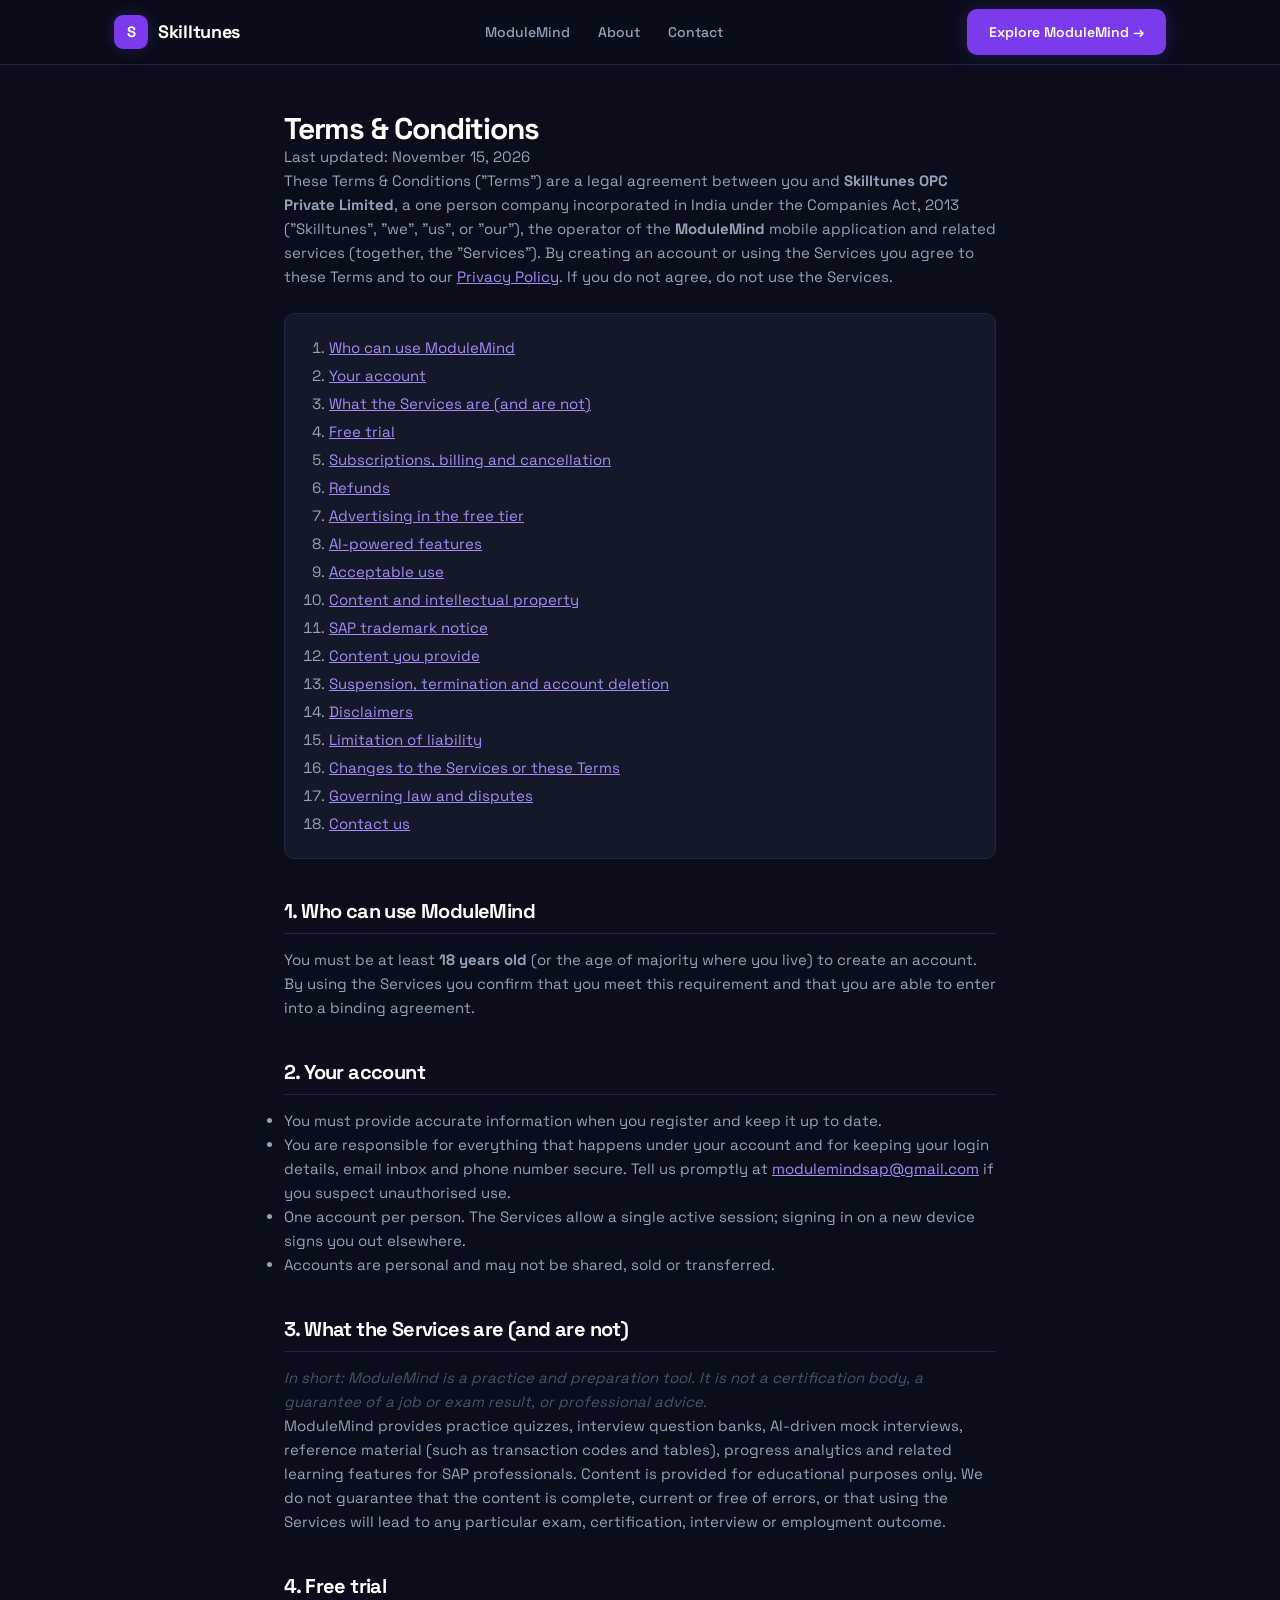
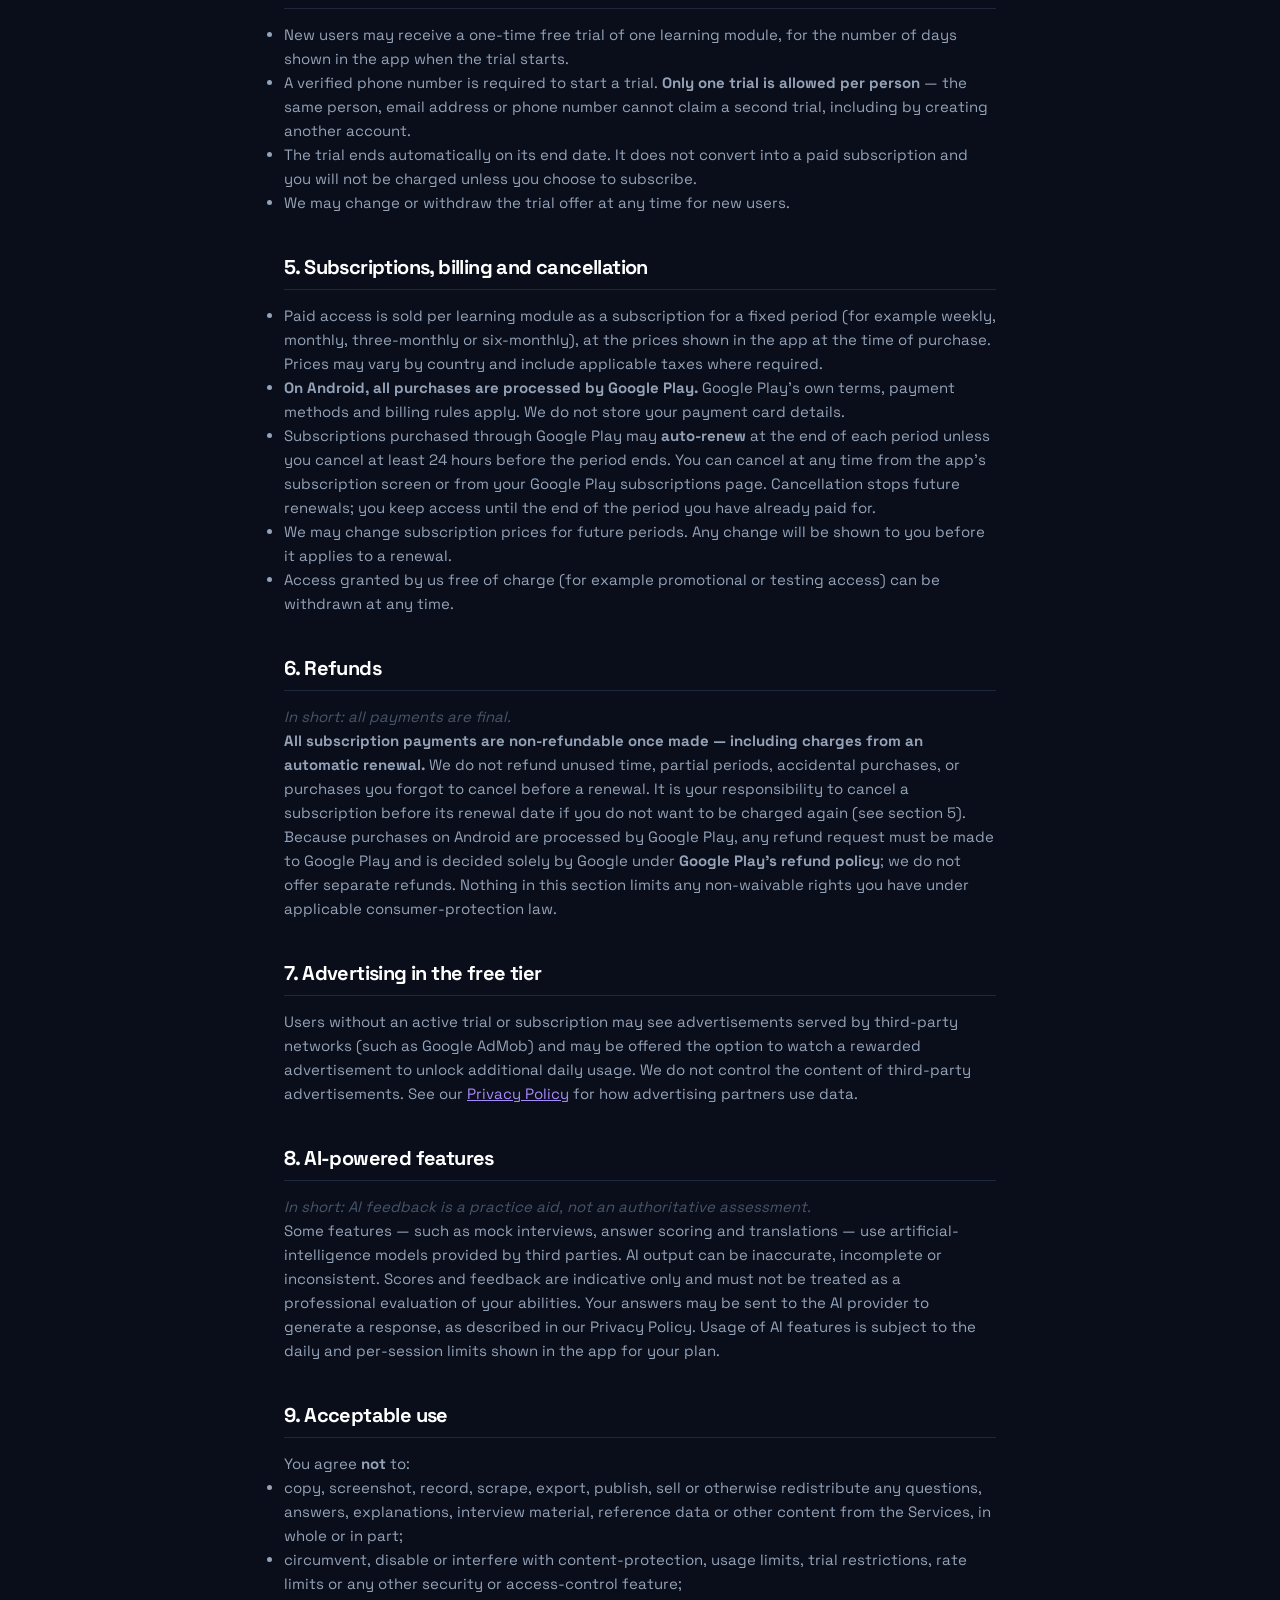
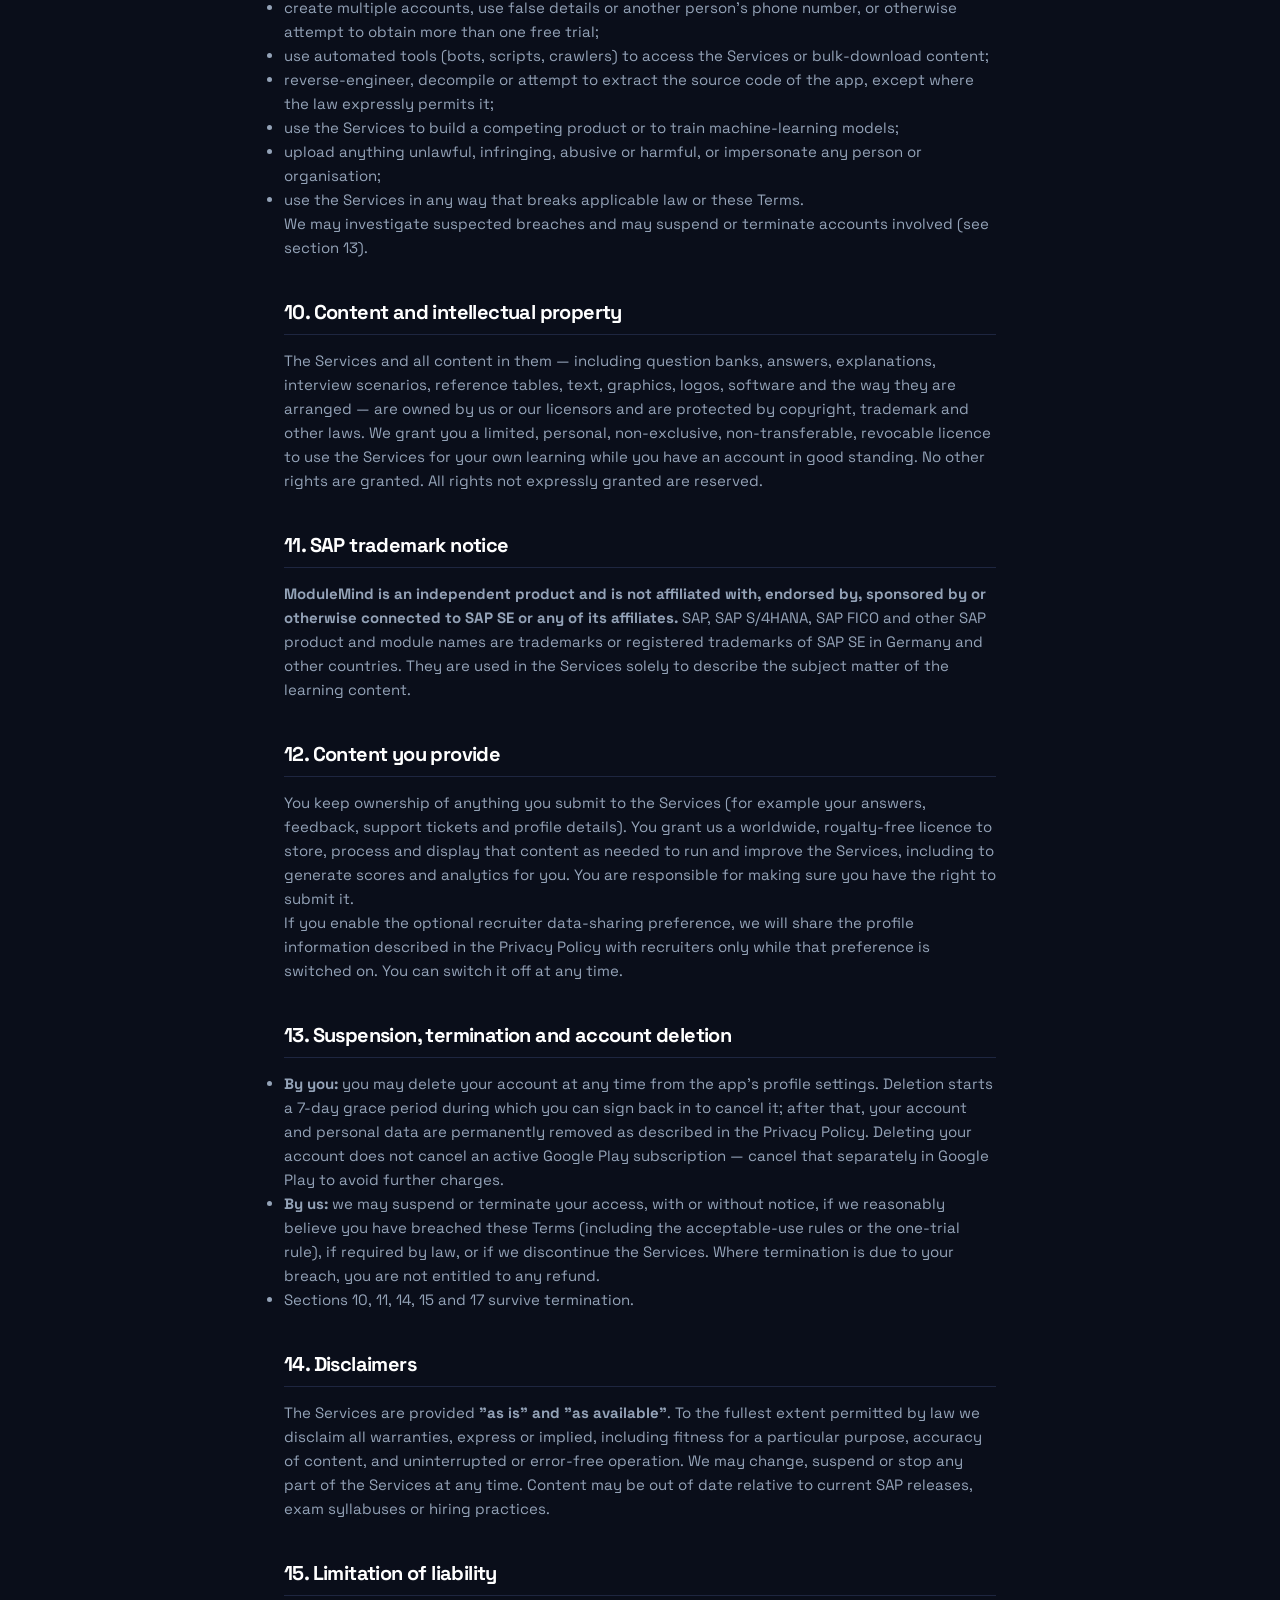
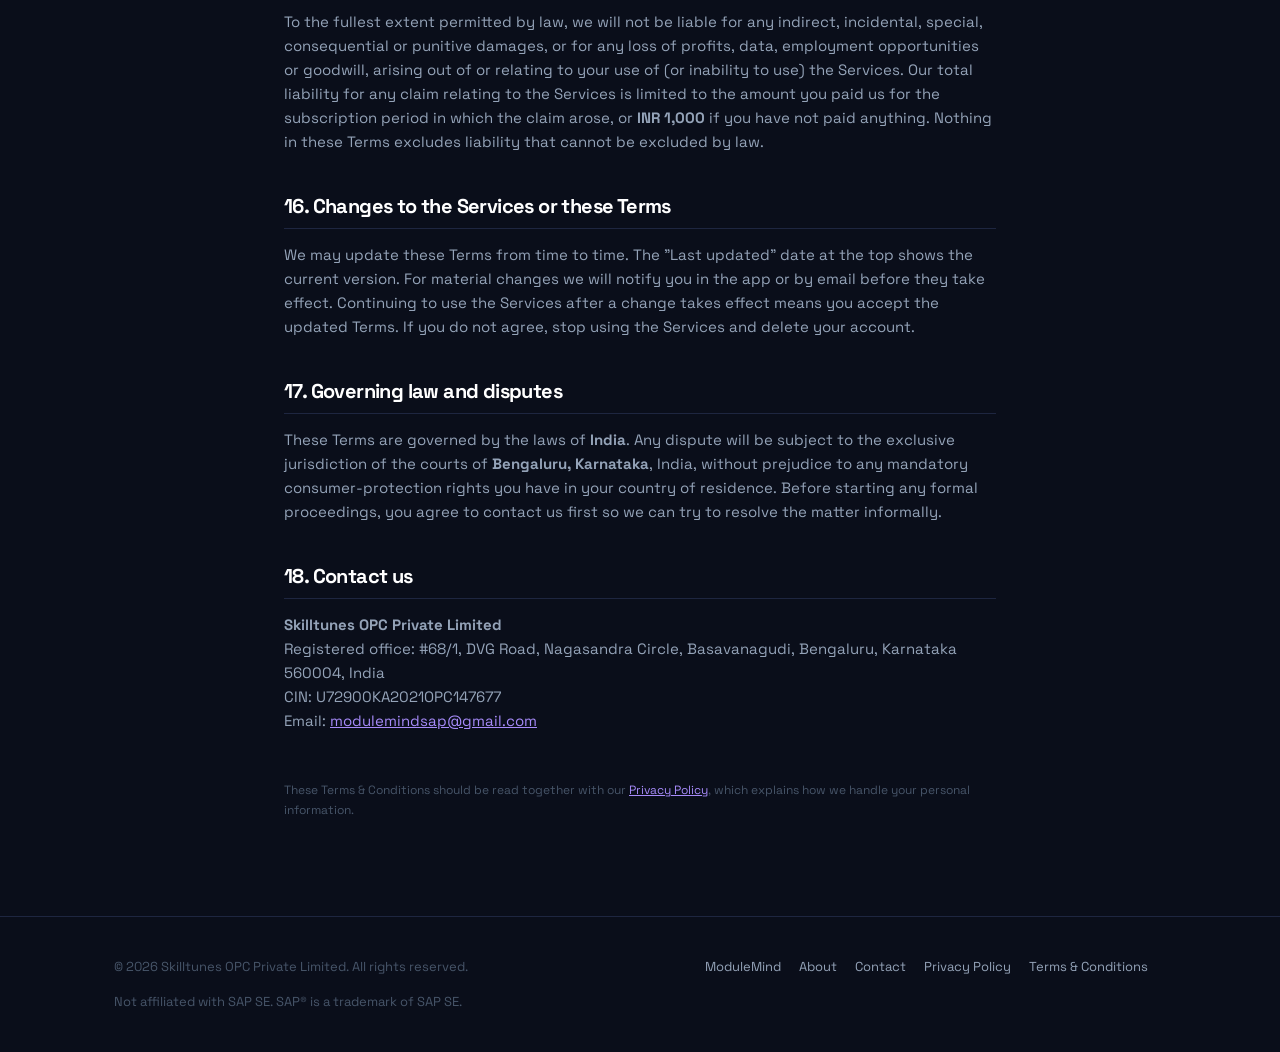
<file: terms.html>
<!DOCTYPE html>
<html lang="en">
<head>
  <meta charset="UTF-8">
  <meta name="viewport" content="width=device-width, initial-scale=1.0">
  <title>Terms & Conditions — Skilltunes</title>
  <meta name="description" content="Terms & Conditions for ModuleMind and Skilltunes OPC Private Limited.">
  <link rel="canonical" href="https://skilltunes.in/terms">
  <link rel="preconnect" href="https://fonts.googleapis.com">
  <link href="https://fonts.googleapis.com/css2?family=Space+Grotesk:wght@400;500;600;700;800&family=JetBrains+Mono:wght@400;600&display=swap" rel="stylesheet">
  <link rel="stylesheet" href="/site.css">
</head>
<body>
<nav>
  <div class="wrap">
    <a class="logo" href="/"><div class="logo-icon">S</div>Skilltunes</a>
    <ul class="nav-links">
      <li><a href="/modulemind/">ModuleMind</a></li>
      <li><a href="/about">About</a></li>
      <li><a href="/contact">Contact</a></li>
    </ul>
    <a class="btn btn-primary" href="/modulemind/">Explore ModuleMind →</a>
  </div>
</nav>
<main class="legal-page">

<h1>Terms &amp; Conditions</h1>
<p class="subtitle">Last updated: November 15, 2026</p>

<p>These Terms &amp; Conditions ("Terms") are a legal agreement between you and <strong>Skilltunes OPC Private Limited</strong>, a one person company incorporated in India under the Companies Act, 2013 ("Skilltunes", "we", "us", or "our"), the operator of the <strong>ModuleMind</strong> mobile application and related services (together, the "Services"). By creating an account or using the Services you agree to these Terms and to our <a href="/privacy-policy">Privacy Policy</a>. If you do not agree, do not use the Services.</p>

<div class="toc">
  <ol>
    <li><a href="#eligibility">Who can use ModuleMind</a></li>
    <li><a href="#account">Your account</a></li>
    <li><a href="#services">What the Services are (and are not)</a></li>
    <li><a href="#trial">Free trial</a></li>
    <li><a href="#subscriptions">Subscriptions, billing and cancellation</a></li>
    <li><a href="#refunds">Refunds</a></li>
    <li><a href="#ads">Advertising in the free tier</a></li>
    <li><a href="#ai">AI-powered features</a></li>
    <li><a href="#acceptable-use">Acceptable use</a></li>
    <li><a href="#ip">Content and intellectual property</a></li>
    <li><a href="#sap">SAP trademark notice</a></li>
    <li><a href="#user-content">Content you provide</a></li>
    <li><a href="#termination">Suspension, termination and account deletion</a></li>
    <li><a href="#disclaimer">Disclaimers</a></li>
    <li><a href="#liability">Limitation of liability</a></li>
    <li><a href="#changes">Changes to the Services or these Terms</a></li>
    <li><a href="#law">Governing law and disputes</a></li>
    <li><a href="#contact">Contact us</a></li>
  </ol>
</div>

<h2 id="eligibility">1. Who can use ModuleMind</h2>
<p>You must be at least <strong>18 years old</strong> (or the age of majority where you live) to create an account. By using the Services you confirm that you meet this requirement and that you are able to enter into a binding agreement.</p>

<h2 id="account">2. Your account</h2>
<ul>
  <li>You must provide accurate information when you register and keep it up to date.</li>
  <li>You are responsible for everything that happens under your account and for keeping your login details, email inbox and phone number secure. Tell us promptly at <a href="mailto:modulemindsap@gmail.com">modulemindsap@gmail.com</a> if you suspect unauthorised use.</li>
  <li>One account per person. The Services allow a single active session; signing in on a new device signs you out elsewhere.</li>
  <li>Accounts are personal and may not be shared, sold or transferred.</li>
</ul>

<h2 id="services">3. What the Services are (and are not)</h2>
<p class="in-short">In short: ModuleMind is a practice and preparation tool. It is not a certification body, a guarantee of a job or exam result, or professional advice.</p>
<p>ModuleMind provides practice quizzes, interview question banks, AI-driven mock interviews, reference material (such as transaction codes and tables), progress analytics and related learning features for SAP professionals. Content is provided for educational purposes only. We do not guarantee that the content is complete, current or free of errors, or that using the Services will lead to any particular exam, certification, interview or employment outcome.</p>

<h2 id="trial">4. Free trial</h2>
<ul>
  <li>New users may receive a one-time free trial of one learning module, for the number of days shown in the app when the trial starts.</li>
  <li>A verified phone number is required to start a trial. <strong>Only one trial is allowed per person</strong> — the same person, email address or phone number cannot claim a second trial, including by creating another account.</li>
  <li>The trial ends automatically on its end date. It does not convert into a paid subscription and you will not be charged unless you choose to subscribe.</li>
  <li>We may change or withdraw the trial offer at any time for new users.</li>
</ul>

<h2 id="subscriptions">5. Subscriptions, billing and cancellation</h2>
<ul>
  <li>Paid access is sold per learning module as a subscription for a fixed period (for example weekly, monthly, three-monthly or six-monthly), at the prices shown in the app at the time of purchase. Prices may vary by country and include applicable taxes where required.</li>
  <li><strong>On Android, all purchases are processed by Google Play.</strong> Google Play's own terms, payment methods and billing rules apply. We do not store your payment card details.</li>
  <li>Subscriptions purchased through Google Play may <strong>auto-renew</strong> at the end of each period unless you cancel at least 24 hours before the period ends. You can cancel at any time from the app's subscription screen or from your Google Play subscriptions page. Cancellation stops future renewals; you keep access until the end of the period you have already paid for.</li>
  <li>We may change subscription prices for future periods. Any change will be shown to you before it applies to a renewal.</li>
  <li>Access granted by us free of charge (for example promotional or testing access) can be withdrawn at any time.</li>
</ul>

<h2 id="refunds">6. Refunds</h2>
<p class="in-short">In short: all payments are final.</p>
<p><strong>All subscription payments are non-refundable once made — including charges from an automatic renewal.</strong> We do not refund unused time, partial periods, accidental purchases, or purchases you forgot to cancel before a renewal. It is your responsibility to cancel a subscription before its renewal date if you do not want to be charged again (see section 5).</p>
<p>Because purchases on Android are processed by Google Play, any refund request must be made to Google Play and is decided solely by Google under <strong>Google Play's refund policy</strong>; we do not offer separate refunds. Nothing in this section limits any non-waivable rights you have under applicable consumer-protection law.</p>

<h2 id="ads">7. Advertising in the free tier</h2>
<p>Users without an active trial or subscription may see advertisements served by third-party networks (such as Google AdMob) and may be offered the option to watch a rewarded advertisement to unlock additional daily usage. We do not control the content of third-party advertisements. See our <a href="/privacy-policy">Privacy Policy</a> for how advertising partners use data.</p>

<h2 id="ai">8. AI-powered features</h2>
<p class="in-short">In short: AI feedback is a practice aid, not an authoritative assessment.</p>
<p>Some features — such as mock interviews, answer scoring and translations — use artificial-intelligence models provided by third parties. AI output can be inaccurate, incomplete or inconsistent. Scores and feedback are indicative only and must not be treated as a professional evaluation of your abilities. Your answers may be sent to the AI provider to generate a response, as described in our Privacy Policy. Usage of AI features is subject to the daily and per-session limits shown in the app for your plan.</p>

<h2 id="acceptable-use">9. Acceptable use</h2>
<p>You agree <strong>not</strong> to:</p>
<ul>
  <li>copy, screenshot, record, scrape, export, publish, sell or otherwise redistribute any questions, answers, explanations, interview material, reference data or other content from the Services, in whole or in part;</li>
  <li>circumvent, disable or interfere with content-protection, usage limits, trial restrictions, rate limits or any other security or access-control feature;</li>
  <li>create multiple accounts, use false details or another person's phone number, or otherwise attempt to obtain more than one free trial;</li>
  <li>use automated tools (bots, scripts, crawlers) to access the Services or bulk-download content;</li>
  <li>reverse-engineer, decompile or attempt to extract the source code of the app, except where the law expressly permits it;</li>
  <li>use the Services to build a competing product or to train machine-learning models;</li>
  <li>upload anything unlawful, infringing, abusive or harmful, or impersonate any person or organisation;</li>
  <li>use the Services in any way that breaks applicable law or these Terms.</li>
</ul>
<p>We may investigate suspected breaches and may suspend or terminate accounts involved (see section 13).</p>

<h2 id="ip">10. Content and intellectual property</h2>
<p>The Services and all content in them — including question banks, answers, explanations, interview scenarios, reference tables, text, graphics, logos, software and the way they are arranged — are owned by us or our licensors and are protected by copyright, trademark and other laws. We grant you a limited, personal, non-exclusive, non-transferable, revocable licence to use the Services for your own learning while you have an account in good standing. No other rights are granted. All rights not expressly granted are reserved.</p>

<h2 id="sap">11. SAP trademark notice</h2>
<p><strong>ModuleMind is an independent product and is not affiliated with, endorsed by, sponsored by or otherwise connected to SAP SE or any of its affiliates.</strong> SAP, SAP S/4HANA, SAP FICO and other SAP product and module names are trademarks or registered trademarks of SAP SE in Germany and other countries. They are used in the Services solely to describe the subject matter of the learning content.</p>

<h2 id="user-content">12. Content you provide</h2>
<p>You keep ownership of anything you submit to the Services (for example your answers, feedback, support tickets and profile details). You grant us a worldwide, royalty-free licence to store, process and display that content as needed to run and improve the Services, including to generate scores and analytics for you. You are responsible for making sure you have the right to submit it.</p>
<p>If you enable the optional recruiter data-sharing preference, we will share the profile information described in the Privacy Policy with recruiters only while that preference is switched on. You can switch it off at any time.</p>

<h2 id="termination">13. Suspension, termination and account deletion</h2>
<ul>
  <li><strong>By you:</strong> you may delete your account at any time from the app's profile settings. Deletion starts a 7-day grace period during which you can sign back in to cancel it; after that, your account and personal data are permanently removed as described in the Privacy Policy. Deleting your account does not cancel an active Google Play subscription — cancel that separately in Google Play to avoid further charges.</li>
  <li><strong>By us:</strong> we may suspend or terminate your access, with or without notice, if we reasonably believe you have breached these Terms (including the acceptable-use rules or the one-trial rule), if required by law, or if we discontinue the Services. Where termination is due to your breach, you are not entitled to any refund.</li>
  <li>Sections 10, 11, 14, 15 and 17 survive termination.</li>
</ul>

<h2 id="disclaimer">14. Disclaimers</h2>
<p>The Services are provided <strong>"as is" and "as available"</strong>. To the fullest extent permitted by law we disclaim all warranties, express or implied, including fitness for a particular purpose, accuracy of content, and uninterrupted or error-free operation. We may change, suspend or stop any part of the Services at any time. Content may be out of date relative to current SAP releases, exam syllabuses or hiring practices.</p>

<h2 id="liability">15. Limitation of liability</h2>
<p>To the fullest extent permitted by law, we will not be liable for any indirect, incidental, special, consequential or punitive damages, or for any loss of profits, data, employment opportunities or goodwill, arising out of or relating to your use of (or inability to use) the Services. Our total liability for any claim relating to the Services is limited to the amount you paid us for the subscription period in which the claim arose, or <strong>INR 1,000</strong> if you have not paid anything. Nothing in these Terms excludes liability that cannot be excluded by law.</p>

<h2 id="changes">16. Changes to the Services or these Terms</h2>
<p>We may update these Terms from time to time. The "Last updated" date at the top shows the current version. For material changes we will notify you in the app or by email before they take effect. Continuing to use the Services after a change takes effect means you accept the updated Terms. If you do not agree, stop using the Services and delete your account.</p>

<h2 id="law">17. Governing law and disputes</h2>
<p>These Terms are governed by the laws of <strong>India</strong>. Any dispute will be subject to the exclusive jurisdiction of the courts of <strong>Bengaluru, Karnataka</strong>, India, without prejudice to any mandatory consumer-protection rights you have in your country of residence. Before starting any formal proceedings, you agree to contact us first so we can try to resolve the matter informally.</p>

<h2 id="contact">18. Contact us</h2>
<address>
  <p><strong>Skilltunes OPC Private Limited</strong><br>
  Registered office: #68/1, DVG Road, Nagasandra Circle, Basavanagudi, Bengaluru, Karnataka 560004, India<br>
  CIN: U72900KA2021OPC147677<br>
  Email: <a href="mailto:modulemindsap@gmail.com">modulemindsap@gmail.com</a></p>
</address>

<p class="footer-note">These Terms &amp; Conditions should be read together with our <a href="/privacy-policy">Privacy Policy</a>, which explains how we handle your personal information.</p>

</main>
<footer>
  <div class="wrap">
    <div>© 2026 Skilltunes OPC Private Limited. All rights reserved.</div>
    <div><a href="/modulemind/">ModuleMind</a><a href="/about">About</a><a href="/contact">Contact</a><a href="/privacy-policy">Privacy Policy</a><a href="/terms">Terms &amp; Conditions</a></div>
    <div>Not affiliated with SAP SE. SAP® is a trademark of SAP SE.</div>
  </div>
</footer>
</body>
</html>
</file>
<file: site.css>
:root {
  --bg: #0A0E1A; --surface: #141929; --surface-2: #1A2035; --border: #1E2640;
  --purple: #7C3AED; --purple-l: #A78BFA; --purple-dim: #1E1035; --purple-glow: rgba(124,58,237,0.25);
  --green: #10B981; --amber: #F59E0B; --text: #E2E8F0; --sub: #94A3B8; --dim: #475569; --white: #fff;
  --font-display: 'Space Grotesk', system-ui, sans-serif; --font-mono: 'JetBrains Mono', 'Fira Code', monospace; --r: 14px;
}
* { box-sizing: border-box; margin: 0; padding: 0; }
html { scroll-behavior: smooth; }
body { background: var(--bg); color: var(--text); font-family: var(--font-display); line-height: 1.6; -webkit-font-smoothing: antialiased; }
a { color: var(--purple-l); }
.wrap { max-width: 1100px; margin: 0 auto; padding: 0 24px; }
nav { position: sticky; top: 0; z-index: 50; background: rgba(10,14,26,0.85); backdrop-filter: blur(12px); border-bottom: 1px solid var(--border); }
nav .wrap { display: flex; align-items: center; justify-content: space-between; height: 64px; }
.logo { display: flex; align-items: center; gap: 10px; font-weight: 800; font-size: 18px; color: var(--white); text-decoration: none; letter-spacing: -0.3px; }
.logo-icon { width: 34px; height: 34px; border-radius: 9px; background: var(--purple); display: flex; align-items: center; justify-content: center; font-size: 15px; font-weight: 800; color: #fff; box-shadow: 0 0 16px var(--purple-glow); }
.nav-links { display: flex; gap: 28px; list-style: none; }
.nav-links a { color: var(--sub); text-decoration: none; font-size: 14px; font-weight: 500; }
.nav-links a:hover, .nav-links a[aria-current] { color: var(--white); }
.btn { display: inline-flex; align-items: center; gap: 8px; padding: 12px 22px; border-radius: 10px; font-weight: 600; font-size: 14px; text-decoration: none; transition: .15s; }
.btn-primary { background: var(--purple); color: #fff; box-shadow: 0 0 20px var(--purple-glow); }
.btn-primary:hover { background: #6D28D9; }
.btn-ghost { border: 1px solid var(--border); color: var(--text); background: var(--surface); }
.btn-ghost:hover { border-color: var(--purple-l); }
.eyebrow { font-family: var(--font-mono); font-size: 12px; letter-spacing: 1.5px; color: var(--purple-l); text-transform: uppercase; margin-bottom: 12px; }
h1 { font-size: clamp(34px, 5vw, 56px); line-height: 1.08; letter-spacing: -1.2px; color: var(--white); }
h2 { font-size: clamp(26px, 3.4vw, 36px); letter-spacing: -0.6px; color: var(--white); margin-bottom: 14px; }
h3 { font-size: 18px; color: var(--white); margin-bottom: 8px; }
.lead { color: var(--sub); font-size: 18px; max-width: 640px; }
section { padding: 80px 0; }
.hero { padding: 96px 0 72px; background: radial-gradient(900px 500px at 70% -10%, rgba(124,58,237,0.22), transparent 60%); }
.hero .lead { margin: 20px 0 32px; }
.actions { display: flex; gap: 12px; flex-wrap: wrap; }
.grid { display: grid; gap: 20px; grid-template-columns: repeat(auto-fit, minmax(260px, 1fr)); }
.card { background: var(--surface); border: 1px solid var(--border); border-radius: var(--r); padding: 26px; }
.card p { color: var(--sub); font-size: 15px; }
.product { display: grid; gap: 36px; grid-template-columns: 1.1fr 1fr; align-items: center; }
.product-badge { display: inline-block; background: var(--purple-dim); border: 1px solid var(--border); border-radius: 999px; padding: 5px 12px; font-size: 12px; font-weight: 600; color: var(--purple-l); margin-bottom: 14px; }
.product ul { list-style: none; margin: 18px 0 26px; display: grid; gap: 10px; }
.product li { color: var(--sub); padding-left: 24px; position: relative; }
.product li::before { content: "✓"; position: absolute; left: 0; color: var(--green); font-weight: 700; }
.mock { background: var(--surface); border: 1px solid var(--border); border-radius: 18px; padding: 22px; box-shadow: 0 30px 60px rgba(0,0,0,0.35); }
.mock .row { display: flex; justify-content: space-between; align-items: center; padding: 12px 14px; border-radius: 10px; background: var(--surface-2); margin-bottom: 10px; font-size: 14px; }
.mock .row span:last-child { font-family: var(--font-mono); color: var(--purple-l); }
.mock .bar { height: 8px; border-radius: 999px; background: var(--border); overflow: hidden; margin-top: 6px; }
.mock .bar i { display: block; height: 100%; background: linear-gradient(90deg, var(--purple), var(--purple-l)); }
.kv { display: grid; grid-template-columns: 180px 1fr; gap: 10px 20px; font-size: 15px; }
.kv dt { color: var(--sub); }
.kv dd { color: var(--text); }
.notice { background: var(--surface-2); border-left: 3px solid var(--purple); padding: 14px 18px; border-radius: 8px; color: var(--sub); font-size: 14px; }
footer { border-top: 1px solid var(--border); padding: 40px 0; color: var(--dim); font-size: 13px; }
footer .wrap { display: flex; flex-wrap: wrap; gap: 14px 28px; justify-content: space-between; align-items: center; }
footer a { color: var(--sub); text-decoration: none; margin-right: 18px; }
footer a:hover { color: var(--white); }
.legal-page { max-width: 760px; margin: 0 auto; padding: 48px 24px 96px; }
.legal-page h1 { font-size: 30px; }
.legal-page h2 { font-size: 20px; margin-top: 36px; border-bottom: 1px solid var(--border); padding-bottom: 6px; }
.legal-page p, .legal-page li { color: var(--sub); font-size: 15px; }
.legal-page .toc { background: var(--surface); border: 1px solid var(--border); border-radius: 10px; padding: 18px 24px; margin: 24px 0; }
.legal-page .toc ol { padding-left: 20px; } .legal-page .toc li { margin: 4px 0; }
.legal-page .in-short { font-style: italic; color: var(--dim); }
.legal-page table { width: 100%; border-collapse: collapse; margin: 16px 0; font-size: 14px; }
.legal-page th, .legal-page td { border: 1px solid var(--border); padding: 8px 10px; text-align: left; vertical-align: top; color: var(--sub); }
.legal-page th { background: var(--surface-2); color: var(--text); }
.legal-page address { font-style: normal; }
.legal-page .footer-note { margin-top: 48px; font-size: 12px; color: var(--dim); }
@media (max-width: 820px) { .product { grid-template-columns: 1fr; } .nav-links { display: none; } .kv { grid-template-columns: 1fr; gap: 4px 0; } .kv dt { margin-top: 10px; } }
</file>
